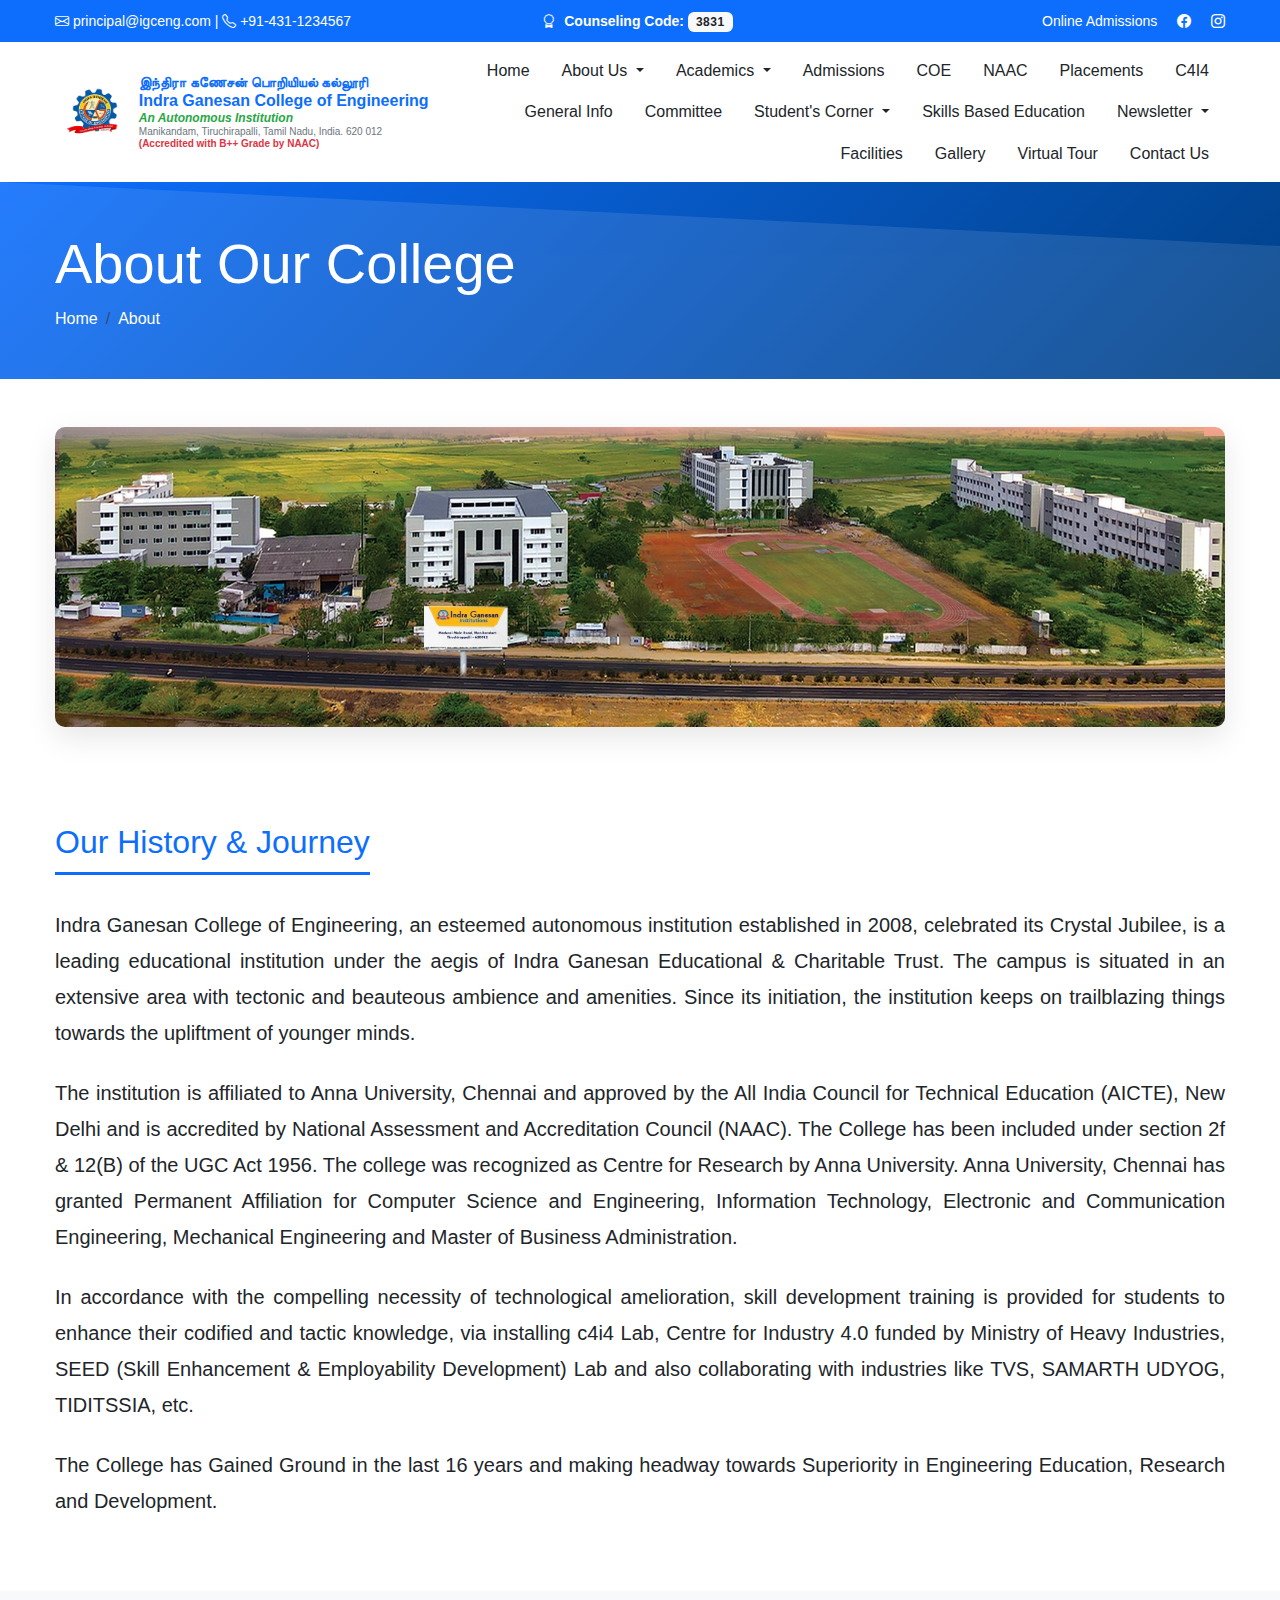
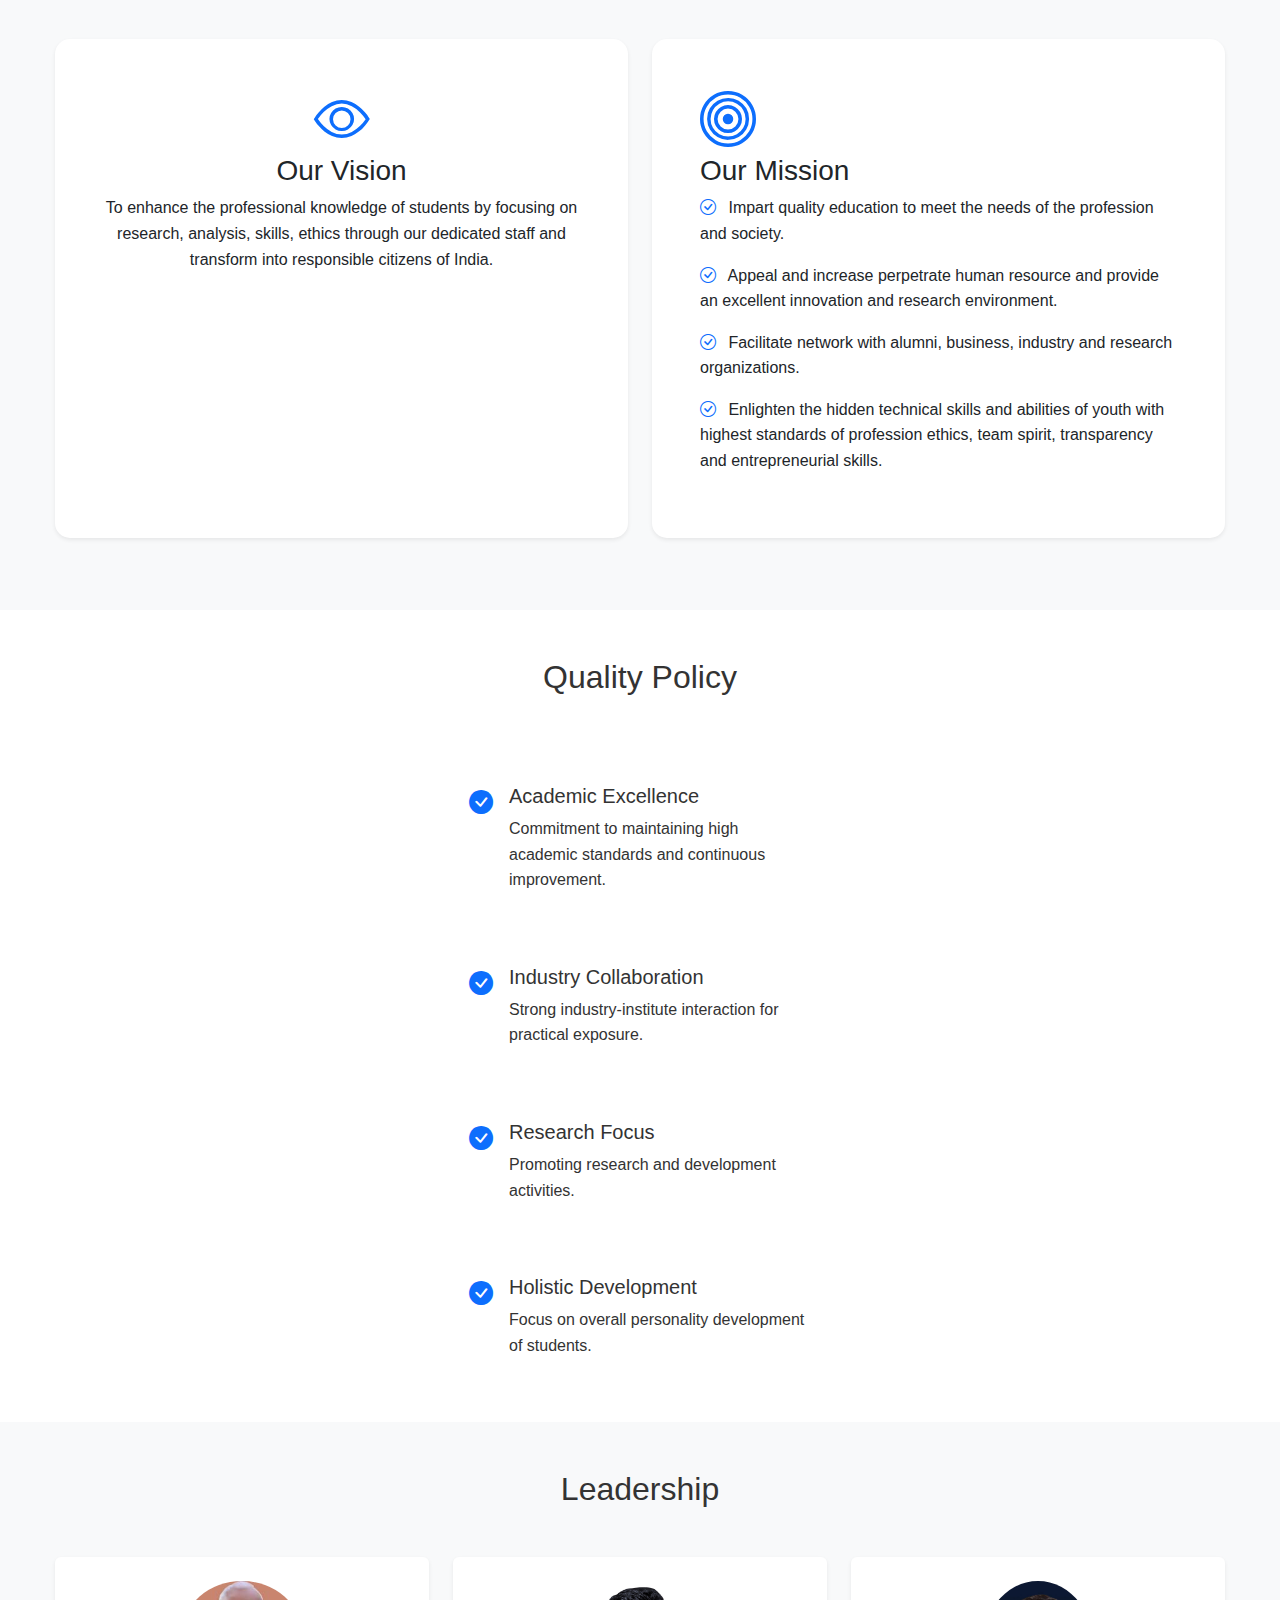
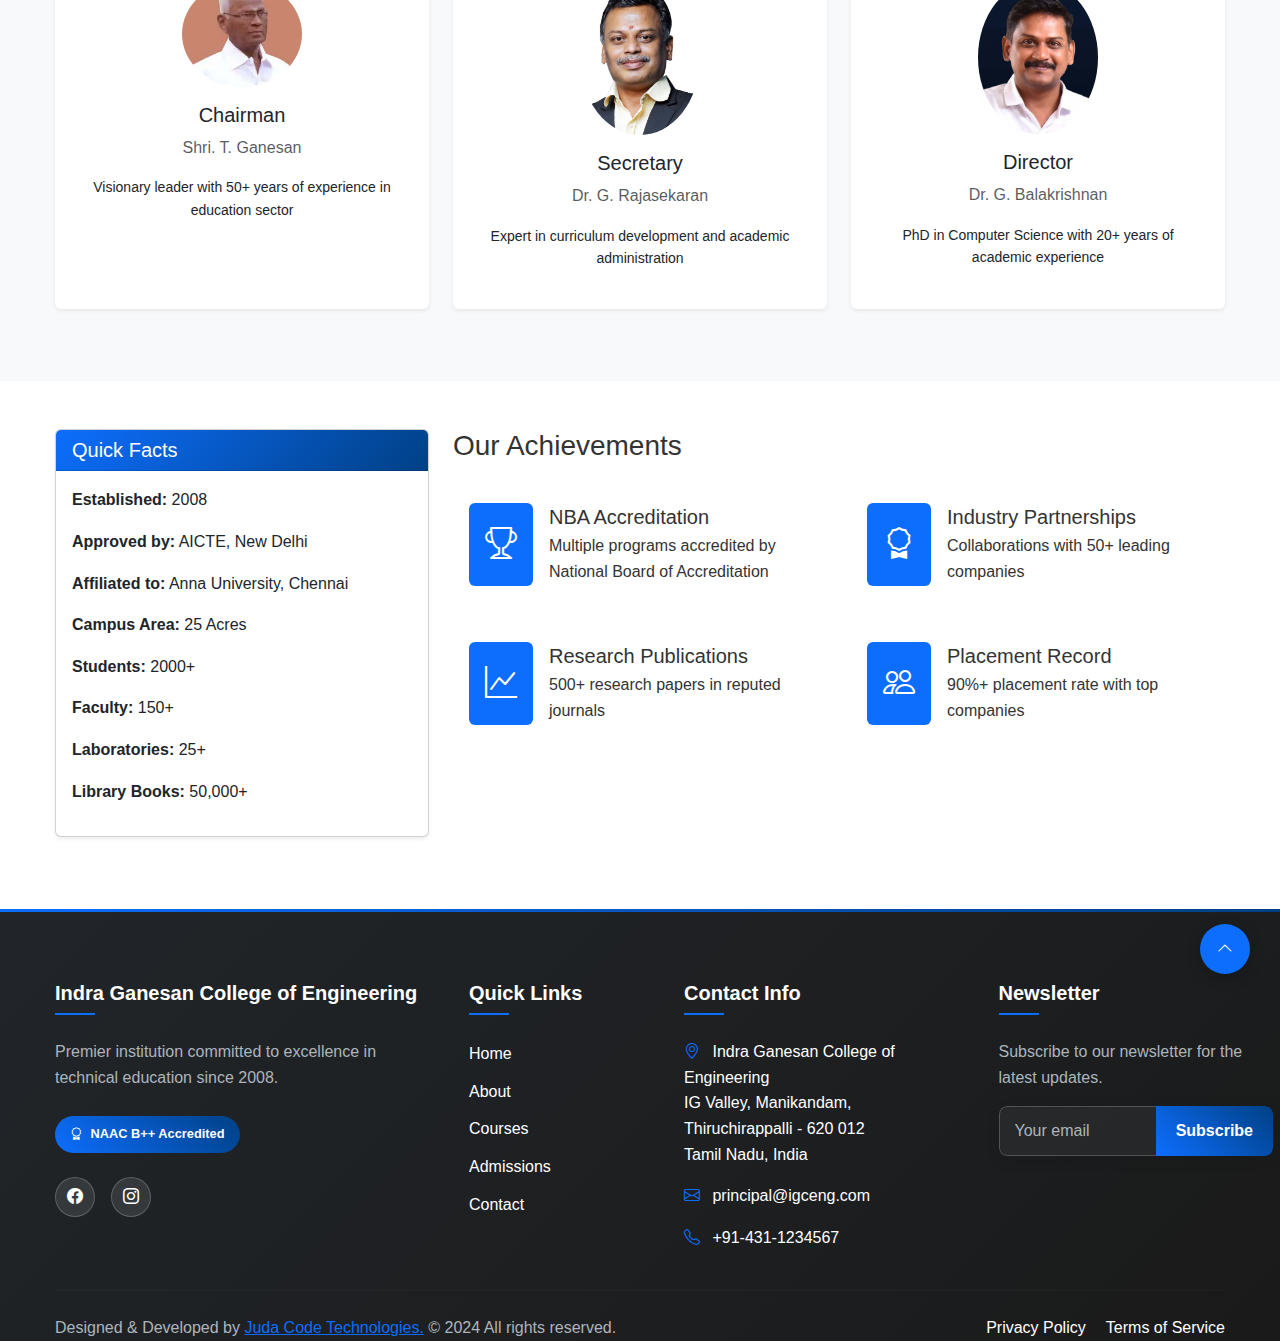
<file: about.html>
<!DOCTYPE html>
<html lang="en">
  <head>
    <meta charset="UTF-8" />
    <meta name="viewport" content="width=device-width, initial-scale=1.0" />
    <title>Indra Ganesan College of Engineering</title>
    <!-- Bootstrap CSS -->
    <link
      href="https://cdn.jsdelivr.net/npm/bootstrap@5.3.8/dist/css/bootstrap.min.css"
      rel="stylesheet"
    />
    <!-- Bootstrap Icons -->
    <link
      rel="stylesheet"
      <link
      href="https://cdn.jsdelivr.net/npm/bootstrap-icons@1.11.3/font/bootstrap-icons.css"
      rel="stylesheet"
    />
    <!-- Custom CSS -->
    <link rel="stylesheet" href="css/style.css" />
  </head>
  <body>
    <!-- Top Bar -->
    <div class="top-bar bg-primary text-white py-2">
      <div class="container">
        <div class="row align-items-center">
          <div class="col-md-4">
            <small
              ><i class="bi bi-envelope"></i> principal@igceng.com |
              <i class="bi bi-telephone"></i> +91-431-1234567</small
            >
          </div>
          <div class="col-md-4 text-center">
            <small class="fw-bold">
              <i class="bi bi-award me-1"></i> Counseling Code:
              <span class="badge bg-light text-dark">3831</span>
            </small>
          </div>
          <div class="col-md-4 text-md-end">
            <small>
              <a
                href="https://admission.indraganesan.org/"
                class="text-white text-decoration-none me-3"
                >Online Admissions</a
              >
              <a
                href="https://www.facebook.com/p/Indra-Ganesan-Institutions-100069961153286/"
                target="_blank"
                class="text-white text-decoration-none me-3"
                ><i class="bi bi-facebook"></i
              ></a>
              <a
                href="https://www.instagram.com/indra_ganesan_institutions/"
                target="_blank"
                class="text-white text-decoration-none"
                ><i class="bi bi-instagram"></i
              ></a>
            </small>
          </div>
        </div>
      </div>
    </div>

    <!-- Navigation Bar -->
    <nav class="navbar navbar-expand-lg navbar-light bg-white shadow-sm">
      <div class="container">
        <!-- Regular navbar brand for larger screens -->
        <a class="navbar-brand d-none d-sm-flex" href="index.html">
          <img
            src="assets/images/logos/igce_logo.jpg"
            alt="Logo"
            class="me-2 navbar-logo"
          />
          <div class="navbar-brand-content">
            <div class="tamil-text">இந்திரா கணேசன் பொறியியல் கல்லூரி</div>
            <div class="english-text">Indra Ganesan College of Engineering</div>
            <div class="autonomous-text">An Autonomous Institution</div>
            <div class="address-text">
              Manikandam, Tiruchirapalli, Tamil Nadu, India. 620 012
            </div>
            <div class="accreditation-text">
              (Accredited with B++ Grade by NAAC)
            </div>
          </div>
        </a>

        <!-- Compact navbar brand for mobile screens -->
        <a
          class="navbar-brand navbar-brand-compact d-flex d-sm-none"
          href="index.html"
        >
          <img
            src="assets/images/logos/igce_logo.jpg"
            alt="Logo"
            class="navbar-logo"
          />
          <div class="navbar-brand-content">
            <div class="english-text">Indra Ganesan College of Engineering</div>
            <div class="autonomous-text">Autonomous Institution</div>
          </div>
        </a>

        <button
          class="navbar-toggler"
          type="button"
          data-bs-toggle="collapse"
          data-bs-target="#navbarNav"
        >
          <span class="navbar-toggler-icon"></span>
        </button>
        <div class="collapse navbar-collapse" id="navbarNav">
          <ul class="navbar-nav ms-auto">
            <li class="nav-item">
              <a class="nav-link active" href="index.html">Home</a>
            </li>
            <li class="nav-item dropdown">
              <a
                class="nav-link dropdown-toggle"
                href="#"
                id="aboutDropdown"
                role="button"
                data-bs-toggle="dropdown"
              >
                About Us
              </a>
              <ul class="dropdown-menu">
                <li>
                  <a class="dropdown-item" href="about.html">About Us</a>
                </li>
                <li>
                  <a class="dropdown-item" href="about.html#vision"
                    >Vision & Mission</a
                  >
                </li>
                <li>
                  <a class="dropdown-item" href="about.html#management"
                    >Management</a
                  >
                </li>
                <li>
                  <a class="dropdown-item" href="about.html#governance"
                    >Governance</a
                  >
                </li>
              </ul>
            </li>
            <li class="nav-item dropdown">
              <a
                class="nav-link dropdown-toggle"
                href="#"
                id="academicsDropdown"
                role="button"
                data-bs-toggle="dropdown"
              >
                Academics
              </a>
              <ul class="dropdown-menu">
                <li>
                  <a class="dropdown-item" href="courses.html">Courses</a>
                </li>
                <li>
                  <a class="dropdown-item" href="departments.html"
                    >Departments</a
                  >
                </li>

                <li>
                  <a
                    class="dropdown-item"
                    href="https://cac.annauniv.edu/"
                    target="_blank"
                    >Syllabi</a
                  >
                </li>
              </ul>
            </li>
            <li class="nav-item">
              <a class="nav-link" href="https://admission.indraganesan.org/"
                >Admissions</a
              >
            </li>
            <li class="nav-item">
              <a class="nav-link" href="placement.html">COE</a>
            </li>
            <li class="nav-item">
              <a class="nav-link" href="placement.html">NAAC</a>
            </li>
            <li class="nav-item">
              <a class="nav-link" href="placement.html">Placements</a>
            </li>
            <li class="nav-item">
              <a class="nav-link" href="placement.html">C4I4</a>
            </li>
            <li class="nav-item">
              <a class="nav-link" href="placement.html">General Info</a>
            </li>
            <li class="nav-item">
              <a class="nav-link" href="placement.html">Committee</a>
            </li>
            <li class="nav-item dropdown">
              <a
                class="nav-link dropdown-toggle"
                href="#"
                id="aboutDropdown"
                role="button"
                data-bs-toggle="dropdown"
              >
                Student's Corner
              </a>
              <ul class="dropdown-menu">
                <li>
                  <a class="dropdown-item" href="about.html">NSS</a>
                </li>
                <li>
                  <a class="dropdown-item" href="about.html#vision">RRC</a>
                </li>
                <li>
                  <a class="dropdown-item" href="about.html#management">YRC</a>
                </li>
              </ul>
            </li>
            <li class="nav-item">
              <a class="nav-link" href="placement.html"
                >Skills Based Education</a
              >
            </li>

            <li class="nav-item dropdown">
              <a
                class="nav-link dropdown-toggle"
                href="#"
                id="newsletterDropdown"
                role="button"
                data-bs-toggle="dropdown"
                aria-expanded="false"
              >
                Newsletter
              </a>

              <ul class="dropdown-menu" aria-labelledby="newsletterDropdown">
                <li class="dropdown-submenu">
                  <a
                    class="dropdown-item dropdown-toggle"
                    href="#"
                    id="yearDropdown"
                    role="button"
                  >
                    2025 - 2026
                  </a>
                  <ul class="dropdown-menu" aria-labelledby="yearDropdown">
                    <li>
                      <a
                        class="dropdown-item"
                        href="assets/newsletter/2025/25-jun.pdf"
                        target="_blank"
                        >June</a
                      >
                    </li>
                    <li>
                      <a
                        class="dropdown-item"
                        href="assets/newsletter/2025/25-apr.pdf"
                        target="_blank"
                        >April</a
                      >
                    </li>
                    <li>
                      <a
                        class="dropdown-item"
                        href="assets/newsletter/2025/25-mar.pdf"
                        target="_blank"
                        >March</a
                      >
                    </li>
                    <li>
                      <a
                        class="dropdown-item"
                        href="assets/newsletter/2025/25-feb.pdf"
                        target="_blank"
                        >Febraury</a
                      >
                    </li>
                    <li>
                      <a
                        class="dropdown-item"
                        href="assets/newsletter/2025/25-jan.pdf"
                        target="_blank"
                        >January</a
                      >
                    </li>
                  </ul>
                </li>
                <li class="dropdown-submenu">
                  <a
                    class="dropdown-item dropdown-toggle"
                    href="#"
                    id="yearDropdown"
                    role="button"
                  >
                    2024 - 2025
                  </a>
                  <ul class="dropdown-menu" aria-labelledby="yearDropdown">
                    <li>
                      <a
                        class="dropdown-item"
                        href="assets/newsletter/2024/24-dec.pdf"
                        target="_blank"
                        >December</a
                      >
                    </li>
                    <li>
                      <a
                        class="dropdown-item"
                        href="assets/newsletter/2024/24-nov.pdf"
                        target="_blank"
                        >November</a
                      >
                    </li>
                    <li>
                      <a
                        class="dropdown-item"
                        href="assets/newsletter/2024/24-oct.pdf"
                        target="_blank"
                        >October</a
                      >
                    </li>
                    <li>
                      <a
                        class="dropdown-item"
                        href="assets/newsletter/2024/24-aug.pdf"
                        target="_blank"
                        >August</a
                      >
                    </li>
                    <li>
                      <a
                        class="dropdown-item"
                        href="assets/newsletter/2024/24-jul.pdf"
                        target="_blank"
                        >July</a
                      >
                    </li>
                    <li>
                      <a
                        class="dropdown-item"
                        href="assets/newsletter/2024/24-jun.pdf"
                        target="_blank"
                        >June</a
                      >
                    </li>
                    <li>
                      <a
                        class="dropdown-item"
                        href="assets/newsletter/2024/24-may.pdf"
                        target="_blank"
                        >May</a
                      >
                    </li>
                    <li>
                      <a
                        class="dropdown-item"
                        href="assets/newsletter/2024/24-apr.pdf"
                        target="_blank"
                        >April</a
                      >
                    </li>
                    <li>
                      <a
                        class="dropdown-item"
                        href="assets/newsletter/2024/24-mar.pdf"
                        target="_blank"
                        >March</a
                      >
                    </li>
                    <li>
                      <a
                        class="dropdown-item"
                        href="assets/newsletter/2024/24-feb.pdf"
                        target="_blank"
                        >Febraury</a
                      >
                    </li>
                    <li>
                      <a
                        class="dropdown-item"
                        href="assets/newsletter/2024/24-jan.pdf"
                        target="_blank"
                        >January</a
                      >
                    </li>
                  </ul>
                </li>
                <li class="dropdown-submenu">
                  <a
                    class="dropdown-item dropdown-toggle"
                    href="#"
                    id="yearDropdown"
                    role="button"
                  >
                    2023 - 2024
                  </a>
                  <ul class="dropdown-menu" aria-labelledby="yearDropdown">
                    <li>
                      <a
                        class="dropdown-item"
                        href="assets/newsletter/2023/23-dec.pdf"
                        target="_blank"
                        >December</a
                      >
                    </li>
                    <li>
                      <a
                        class="dropdown-item"
                        href="assets/newsletter/2023/23-nov.pdf"
                        target="_blank"
                        >November</a
                      >
                    </li>
                    <li>
                      <a
                        class="dropdown-item"
                        href="assets/newsletter/2023/23-oct.pdf"
                        target="_blank"
                        >October</a
                      >
                    </li>
                    <li>
                      <a
                        class="dropdown-item"
                        href="assets/newsletter/2023/23-aug.pdf"
                        target="_blank"
                        >August</a
                      >
                    </li>
                    <li>
                      <a
                        class="dropdown-item"
                        href="assets/newsletter/2023/23-jul.pdf"
                        target="_blank"
                        >July</a
                      >
                    </li>
                    <li>
                      <a
                        class="dropdown-item"
                        href="assets/newsletter/2023/23-jun.pdf"
                        target="_blank"
                        >June</a
                      >
                    </li>
                  </ul>
                </li>
              </ul>
            </li>

            <li class="nav-item">
              <a class="nav-link" href="facilities.html">Facilities</a>
            </li>
            <li class="nav-item">
              <a class="nav-link" href="gallery.html">Gallery</a>
            </li>
            <li class="nav-item">
              <a class="nav-link" href="virtualtour.html">Virtual Tour</a>
            </li>
            <li class="nav-item">
              <a class="nav-link" href="contact.html">Contact Us</a>
            </li>
          </ul>
        </div>
      </div>
    </nav>

    <!-- Page Header -->
    <section class="page-header text-white py-5">
      <div class="container">
        <h1 class="display-4">About Our College</h1>
        <nav aria-label="breadcrumb">
          <ol class="breadcrumb">
            <li class="breadcrumb-item">
              <a href="index.html" class="text-white">Home</a>
            </li>
            <li class="breadcrumb-item active text-white">About</li>
          </ol>
        </nav>
      </div>
    </section>

    <!-- About Content -->
    <section class="py-5">
      <div class="container">
        <!-- Full Width Image -->
        <div class="row mb-5">
          <div class="col-12">
            <img
              src="assets/images/about/campus.jpg"
              alt="College Campus"
              class="full-width-image"
            />
          </div>
        </div>

        <!-- Full Width Content -->
        <div class="row">
          <div class="col-12 content-section">
            <h2>Our History & Journey</h2>
            <p class="lead">
              Indra Ganesan College of Engineering, an esteemed autonomous
              institution established in 2008, celebrated its Crystal Jubilee,
              is a leading educational institution under the aegis of Indra
              Ganesan Educational & Charitable Trust. The campus is situated in
              an extensive area with tectonic and beauteous ambience and
              amenities. Since its initiation, the institution keeps on
              trailblazing things towards the upliftment of younger minds.
            </p>
            <p class="lead">
              The institution is affiliated to Anna University, Chennai and
              approved by the All India Council for Technical Education (AICTE),
              New Delhi and is accredited by National Assessment and
              Accreditation Council (NAAC). The College has been included under
              section 2f & 12(B) of the UGC Act 1956. The college was recognized
              as Centre for Research by Anna University. Anna University,
              Chennai has granted Permanent Affiliation for Computer Science and
              Engineering, Information Technology, Electronic and Communication
              Engineering, Mechanical Engineering and Master of Business
              Administration.
            </p>
            <p class="lead">
              In accordance with the compelling necessity of technological
              amelioration, skill development training is provided for students
              to enhance their codified and tactic knowledge, via installing
              c4i4 Lab, Centre for Industry 4.0 funded by Ministry of Heavy
              Industries, SEED (Skill Enhancement & Employability Development)
              Lab and also collaborating with industries like TVS, SAMARTH
              UDYOG, TIDITSSIA, etc.
            </p>
            <p class="lead">
              The College has Gained Ground in the last 16 years and making
              headway towards Superiority in Engineering Education, Research and
              Development.
            </p>
          </div>
        </div>
      </div>
    </section>

    <!-- Vision & Mission -->
    <section id="vision" class="py-5 bg-light">
      <div class="container">
        <div class="row">
          <div class="col-lg-6 mb-4">
            <div class="card h-100 border-0 shadow-sm">
              <div class="card-body text-center p-5">
                <i class="bi bi-eye display-4 text-primary mb-3"></i>
                <h3 class="card-title">Our Vision</h3>
                <p class="card-text">
                  To enhance the professional knowledge of students by focusing
                  on research, analysis, skills, ethics through our dedicated
                  staff and transform into responsible citizens of India.
                </p>
              </div>
            </div>
          </div>
          <div class="col-lg-6 mb-4">
            <div class="card h-100 border-0 shadow-sm">
              <div class="card-body p-5">
                <i class="bi bi-bullseye display-4 text-primary mb-3"></i>
                <h3 class="card-title">Our Mission</h3>
                <ul class="list-unstyled">
                  <li class="mb-3">
                    <i class="bi bi-check-circle text-primary me-2"></i> Impart
                    quality education to meet the needs of the profession and
                    society.
                  </li>
                  <li class="mb-3">
                    <i class="bi bi-check-circle text-primary me-2"></i> Appeal
                    and increase perpetrate human resource and provide an
                    excellent innovation and research environment.
                  </li>
                  <li class="mb-3">
                    <i class="bi bi-check-circle text-primary me-2"></i>
                    Facilitate network with alumni, business, industry and
                    research organizations.
                  </li>
                  <li class="mb-3">
                    <i class="bi bi-check-circle text-primary me-2"></i>
                    Enlighten the hidden technical skills and abilities of youth
                    with highest standards of profession ethics, team spirit,
                    transparency and entrepreneurial skills.
                  </li>
                </ul>
              </div>
            </div>
          </div>
        </div>
      </div>
    </section>

    <!-- Quality Policy -->
    <section class="py-5">
      <div class="container">
        <div class="row">
          <div class="col-lg-8 mx-auto">
            <h2 class="text-center mb-5">Quality Policy</h2>
            <div class="row g-4">
              <div class="col-md-6">
                <div class="d-flex p-3 rounded hover-lift">
                  <i class="bi bi-check-circle-fill text-primary fs-4 me-3"></i>
                  <div>
                    <h5>Academic Excellence</h5>
                    <p class="mb-0">
                      Commitment to maintaining high academic standards and
                      continuous improvement.
                    </p>
                  </div>
                </div>
              </div>
              <div class="col-md-6">
                <div class="d-flex p-3 rounded hover-lift">
                  <i class="bi bi-check-circle-fill text-primary fs-4 me-3"></i>
                  <div>
                    <h5>Industry Collaboration</h5>
                    <p class="mb-0">
                      Strong industry-institute interaction for practical
                      exposure.
                    </p>
                  </div>
                </div>
              </div>
              <div class="col-md-6">
                <div class="d-flex p-3 rounded hover-lift">
                  <i class="bi bi-check-circle-fill text-primary fs-4 me-3"></i>
                  <div>
                    <h5>Research Focus</h5>
                    <p class="mb-0">
                      Promoting research and development activities.
                    </p>
                  </div>
                </div>
              </div>
              <div class="col-md-6">
                <div class="d-flex p-3 rounded hover-lift">
                  <i class="bi bi-check-circle-fill text-primary fs-4 me-3"></i>
                  <div>
                    <h5>Holistic Development</h5>
                    <p class="mb-0">
                      Focus on overall personality development of students.
                    </p>
                  </div>
                </div>
              </div>
            </div>
          </div>
        </div>
      </div>
    </section>

    <!-- Management -->
    <section id="management" class="py-5 bg-light">
      <div class="container">
        <h2 class="text-center mb-5">Leadership</h2>
        <div class="row justify-content-center">
          <div class="col-md-4 text-center mb-4">
            <div class="card h-100 border-0 shadow-sm hover-lift">
              <div class="card-body p-4">
                <img
                  src="assets/images/directors/chairman.jpg"
                  alt="Chairman"
                  class="rounded-circle mb-3"
                  width="120"
                />
                <h5>Chairman</h5>
                <p class="text-muted">Shri. T. Ganesan</p>
                <p class="small">
                  Visionary leader with 50+ years of experience in education
                  sector
                </p>
              </div>
            </div>
          </div>

          <div class="col-md-4 text-center mb-4">
            <div class="card h-100 border-0 shadow-sm hover-lift">
              <div class="card-body p-4">
                <img
                  src="assets/images/directors/secretary.jpg"
                  alt="Dean"
                  class="rounded-circle mb-3"
                  width="120"
                />
                <h5>Secretary</h5>
                <p class="text-muted">Dr. G. Rajasekaran</p>
                <p class="small">
                  Expert in curriculum development and academic administration
                </p>
              </div>
            </div>
          </div>

          <div class="col-md-4 text-center mb-4">
            <div class="card h-100 border-0 shadow-sm hover-lift">
              <div class="card-body p-4">
                <img
                  src="assets/images/directors/principal.jpg"
                  alt="Principal"
                  class="rounded-circle mb-3"
                  width="120"
                />
                <h5>Director</h5>
                <p class="text-muted">Dr. G. Balakrishnan</p>
                <p class="small">
                  PhD in Computer Science with 20+ years of academic experience
                </p>
              </div>
            </div>
          </div>
        </div>
      </div>
    </section>

    <!-- Quick Facts & Achievements -->
    <section class="py-5">
      <div class="container">
        <div class="row">
          <div class="col-lg-4 mb-4">
            <div class="card h-100 shadow-sm">
              <div class="card-header bg-primary text-white">
                <h5 class="mb-0">Quick Facts</h5>
              </div>
              <div class="card-body">
                <ul class="list-unstyled">
                  <li class="mb-3"><strong>Established:</strong> 2008</li>
                  <li class="mb-3">
                    <strong>Approved by:</strong> AICTE, New Delhi
                  </li>
                  <li class="mb-3">
                    <strong>Affiliated to:</strong> Anna University, Chennai
                  </li>
                  <li class="mb-3"><strong>Campus Area:</strong> 25 Acres</li>
                  <li class="mb-3"><strong>Students:</strong> 2000+</li>
                  <li class="mb-3"><strong>Faculty:</strong> 150+</li>
                  <li class="mb-3"><strong>Laboratories:</strong> 25+</li>
                  <li class="mb-3"><strong>Library Books:</strong> 50,000+</li>
                </ul>
              </div>
            </div>
          </div>
          <div class="col-lg-8">
            <h3 class="mb-4">Our Achievements</h3>
            <div class="row">
              <div class="col-md-6 mb-4">
                <div class="d-flex align-items-center p-3 rounded hover-lift">
                  <div class="bg-primary text-white rounded p-3 me-3">
                    <i class="bi bi-trophy fs-2"></i>
                  </div>
                  <div>
                    <h5 class="mb-1">NBA Accreditation</h5>
                    <p class="mb-0">
                      Multiple programs accredited by National Board of
                      Accreditation
                    </p>
                  </div>
                </div>
              </div>
              <div class="col-md-6 mb-4">
                <div class="d-flex align-items-center p-3 rounded hover-lift">
                  <div class="bg-primary text-white rounded p-3 me-3">
                    <i class="bi bi-award fs-2"></i>
                  </div>
                  <div>
                    <h5 class="mb-1">Industry Partnerships</h5>
                    <p class="mb-0">
                      Collaborations with 50+ leading companies
                    </p>
                  </div>
                </div>
              </div>
              <div class="col-md-6 mb-4">
                <div class="d-flex align-items-center p-3 rounded hover-lift">
                  <div class="bg-primary text-white rounded p-3 me-3">
                    <i class="bi bi-graph-up fs-2"></i>
                  </div>
                  <div>
                    <h5 class="mb-1">Research Publications</h5>
                    <p class="mb-0">500+ research papers in reputed journals</p>
                  </div>
                </div>
              </div>
              <div class="col-md-6 mb-4">
                <div class="d-flex align-items-center p-3 rounded hover-lift">
                  <div class="bg-primary text-white rounded p-3 me-3">
                    <i class="bi bi-people fs-2"></i>
                  </div>
                  <div>
                    <h5 class="mb-1">Placement Record</h5>
                    <p class="mb-0">90%+ placement rate with top companies</p>
                  </div>
                </div>
              </div>
            </div>
          </div>
        </div>
      </div>
    </section>

    <footer class="bg-dark text-white pt-5 position-relative">
      <!-- Back to Top Button -->
      <a href="#" class="footer-back-to-top">
        <i class="bi bi-chevron-up"></i>
      </a>

      <div class="container">
        <div class="row g-4">
          <div class="col-lg-4">
            <h5 class="mb-4">Indra Ganesan College of Engineering</h5>
            <p>
              Premier institution committed to excellence in technical education
              since 2008.
            </p>
            <span class="footer-badge">
              <i class="bi bi-award me-1"></i> NAAC B++ Accredited
            </span>
            <div class="d-flex mt-4">
              <a
                href="https://www.facebook.com/p/Indra-Ganesan-Institutions-100069961153286/"
                class="text-white text-decoration-none me-3"
                ><i class="bi bi-facebook"></i
              ></a>
              <a
                href="https://www.instagram.com/indra_ganesan_institutions/"
                class="text-white text-decoration-none"
                ><i class="bi bi-instagram"></i
              ></a>
            </div>
          </div>
          <div class="col-lg-2">
            <h5 class="mb-4">Quick Links</h5>
            <ul class="list-unstyled">
              <li class="mb-2">
                <a href="index.html" class="text-white text-decoration-none"
                  >Home</a
                >
              </li>
              <li class="mb-2">
                <a href="about.html" class="text-white text-decoration-none"
                  >About</a
                >
              </li>
              <li class="mb-2">
                <a href="courses.html" class="text-white text-decoration-none"
                  >Courses</a
                >
              </li>
              <li class="mb-2">
                <a
                  href="admissions.html"
                  class="text-white text-decoration-none"
                  >Admissions</a
                >
              </li>
              <li class="mb-2">
                <a href="contact.html" class="text-white text-decoration-none"
                  >Contact</a
                >
              </li>
            </ul>
          </div>
          <div class="col-lg-3">
            <h5 class="mb-4">Contact Info</h5>
            <ul class="list-unstyled">
              <li class="mb-3">
                <i class="bi bi-geo-alt me-2"></i> Indra Ganesan College of
                Engineering<br />
                IG Valley, Manikandam,<br />
                Thiruchirappalli - 620 012<br />
                Tamil Nadu, India
              </li>
              <li class="mb-3">
                <i class="bi bi-envelope me-2"></i> principal@igceng.com
              </li>
              <li class="mb-3">
                <i class="bi bi-telephone me-2"></i> +91-431-1234567
              </li>
            </ul>
          </div>
          <div class="col-lg-3">
            <h5 class="mb-4">Newsletter</h5>
            <p>Subscribe to our newsletter for the latest updates.</p>
            <div class="input-group mb-3">
              <input
                type="email"
                class="form-control"
                placeholder="Your email"
              />
              <button class="btn btn-primary" type="button">Subscribe</button>
            </div>
          </div>
        </div>
        <hr class="my-4" />
        <div class="row">
          <div class="col-md-6">
            <p class="mb-0">
              Designed & Developed by
              <a href="www.judahcodetechnologies.com"
                >Juda Code Technologies.</a
              >
              © 2024 All rights reserved.
            </p>
          </div>
          <div class="col-md-6 text-md-end">
            <a href="#" class="text-white text-decoration-none me-3"
              >Privacy Policy</a
            >
            <a href="#" class="text-white text-decoration-none"
              >Terms of Service</a
            >
          </div>
        </div>
      </div>
    </footer>

    <script src="https://cdn.jsdelivr.net/npm/bootstrap@5.3.0-alpha1/dist/js/bootstrap.bundle.min.js"></script>
    <script src="js/script.js"></script>
  </body>
</html>
</file>
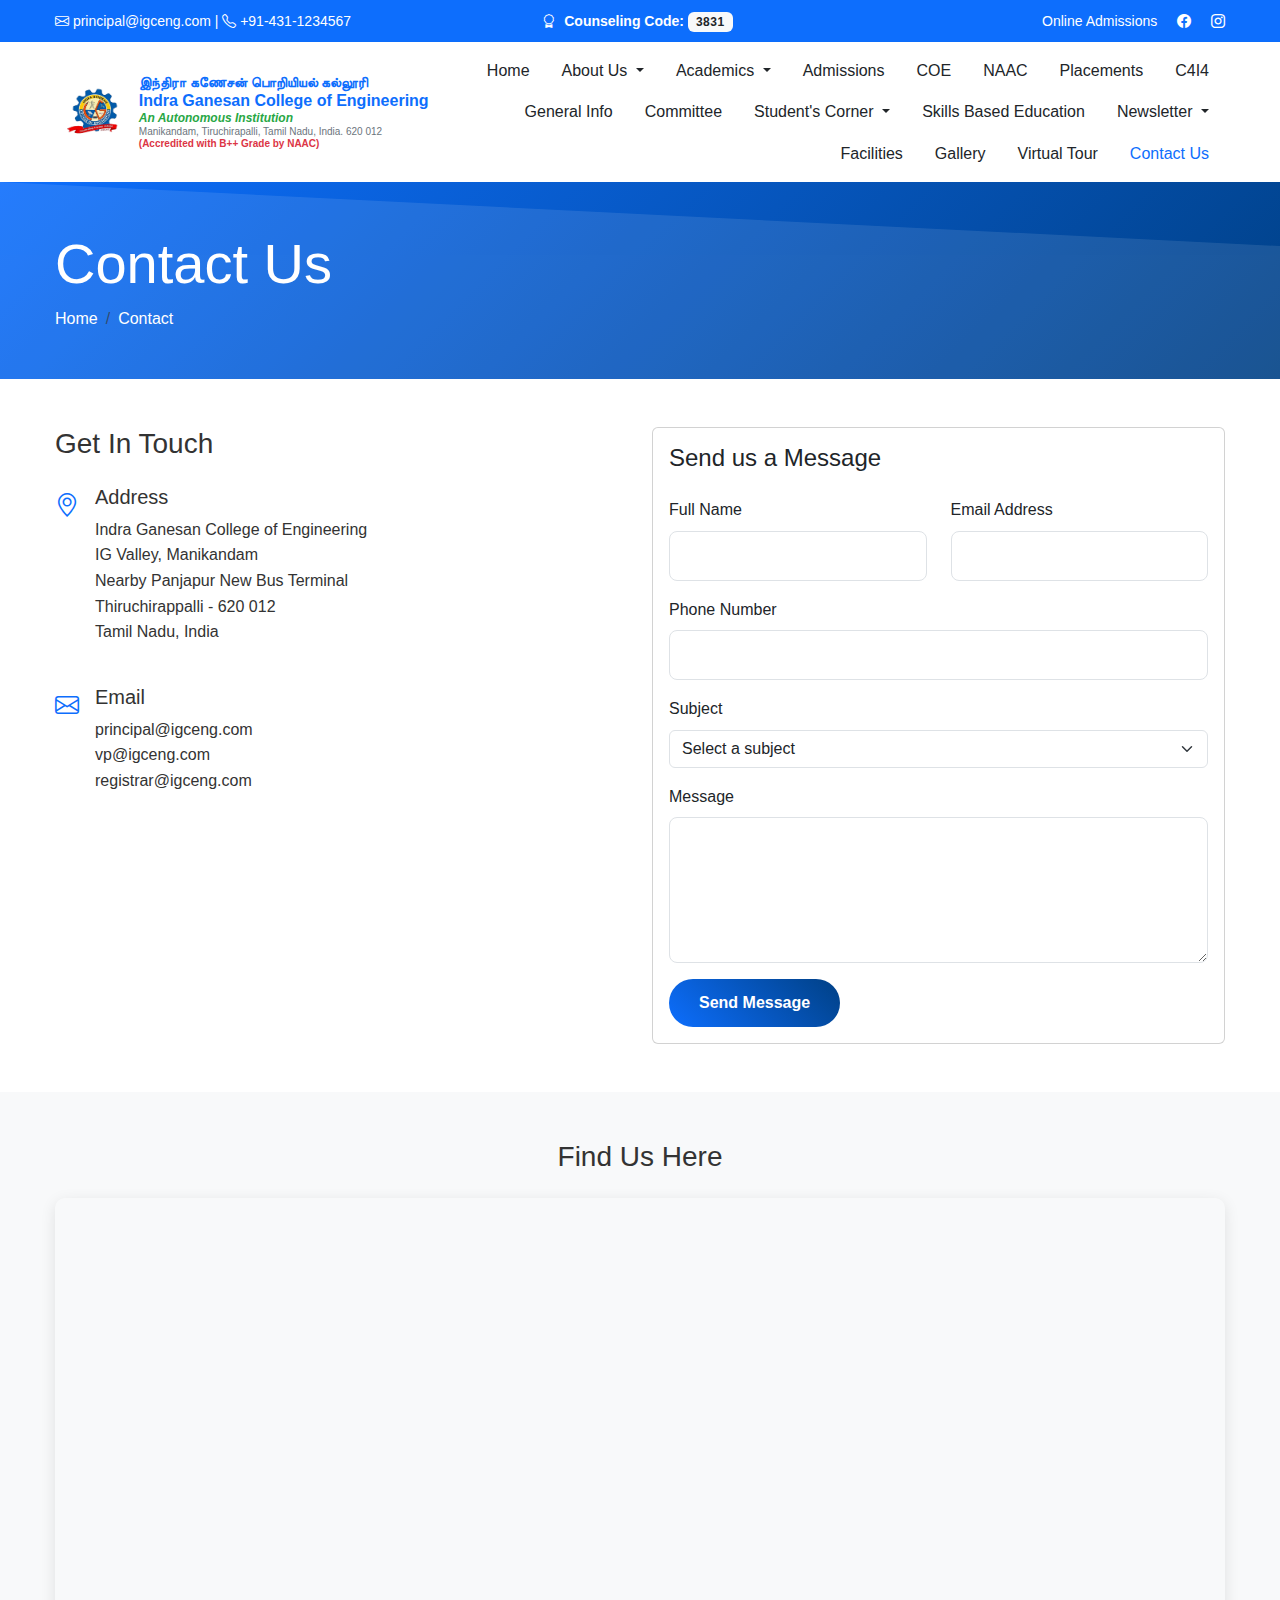
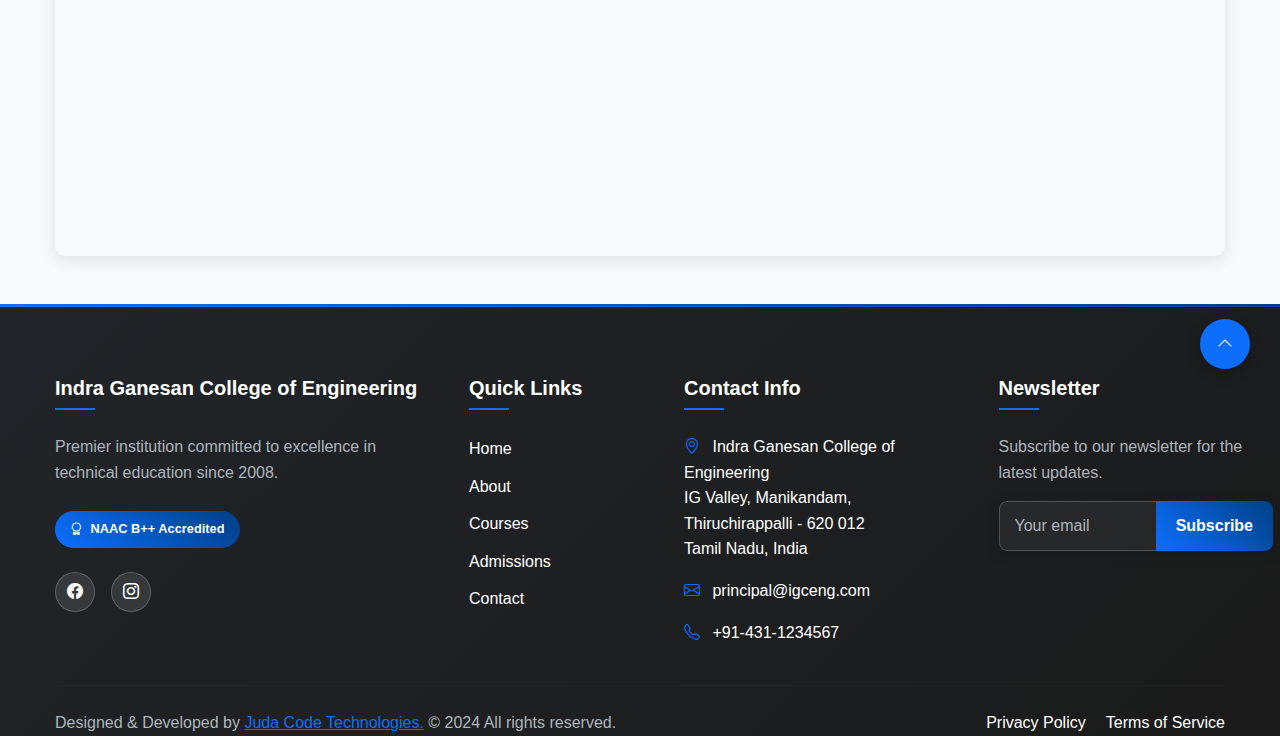
<file: contact.html>
<!DOCTYPE html>
<html lang="en">
  <head>
    <meta charset="UTF-8" />
    <meta name="viewport" content="width=device-width, initial-scale=1.0" />
    <title>Indra Ganesan College of Engineering</title>
    <!-- Bootstrap CSS -->
    <link
      href="https://cdn.jsdelivr.net/npm/bootstrap@5.3.8/dist/css/bootstrap.min.css"
      rel="stylesheet"
    />
    <!-- Bootstrap Icons -->
    <link
      rel="stylesheet"
      <link
      href="https://cdn.jsdelivr.net/npm/bootstrap-icons@1.11.3/font/bootstrap-icons.css"
      rel="stylesheet"
    />
    <!-- Custom CSS -->
    <link rel="stylesheet" href="css/style.css" />
  </head>
  <body>
    <!-- Top Bar -->
    <div class="top-bar bg-primary text-white py-2">
      <div class="container">
        <div class="row align-items-center">
          <div class="col-md-4">
            <small
              ><i class="bi bi-envelope"></i> principal@igceng.com |
              <i class="bi bi-telephone"></i> +91-431-1234567</small
            >
          </div>
          <div class="col-md-4 text-center">
            <small class="fw-bold">
              <i class="bi bi-award me-1"></i> Counseling Code:
              <span class="badge bg-light text-dark">3831</span>
            </small>
          </div>
          <div class="col-md-4 text-md-end">
            <small>
              <a
                href="https://admission.indraganesan.org/"
                class="text-white text-decoration-none me-3"
                >Online Admissions</a
              >
              <a
                href="https://www.facebook.com/p/Indra-Ganesan-Institutions-100069961153286/"
                target="_blank"
                class="text-white text-decoration-none me-3"
                ><i class="bi bi-facebook"></i
              ></a>
              <a
                href="https://www.instagram.com/indra_ganesan_institutions/"
                target="_blank"
                class="text-white text-decoration-none"
                ><i class="bi bi-instagram"></i
              ></a>
            </small>
          </div>
        </div>
      </div>
    </div>

    <!-- Navigation Bar -->
    <nav class="navbar navbar-expand-lg navbar-light bg-white shadow-sm">
      <div class="container">
        <!-- Regular navbar brand for larger screens -->
        <a class="navbar-brand d-none d-sm-flex" href="index.html">
          <img
            src="assets/images/logos/igce_logo.jpg"
            alt="Logo"
            class="me-2 navbar-logo"
          />
          <div class="navbar-brand-content">
            <div class="tamil-text">இந்திரா கணேசன் பொறியியல் கல்லூரி</div>
            <div class="english-text">Indra Ganesan College of Engineering</div>
            <div class="autonomous-text">An Autonomous Institution</div>
            <div class="address-text">
              Manikandam, Tiruchirapalli, Tamil Nadu, India. 620 012
            </div>
            <div class="accreditation-text">
              (Accredited with B++ Grade by NAAC)
            </div>
          </div>
        </a>

        <!-- Compact navbar brand for mobile screens -->
        <a
          class="navbar-brand navbar-brand-compact d-flex d-sm-none"
          href="index.html"
        >
          <img
            src="assets/images/logos/igce_logo.jpg"
            alt="Logo"
            class="navbar-logo"
          />
          <div class="navbar-brand-content">
            <div class="english-text">Indra Ganesan College of Engineering</div>
            <div class="autonomous-text">Autonomous Institution</div>
          </div>
        </a>

        <button
          class="navbar-toggler"
          type="button"
          data-bs-toggle="collapse"
          data-bs-target="#navbarNav"
        >
          <span class="navbar-toggler-icon"></span>
        </button>
        <div class="collapse navbar-collapse" id="navbarNav">
          <ul class="navbar-nav ms-auto">
            <li class="nav-item">
              <a class="nav-link active" href="index.html">Home</a>
            </li>
            <li class="nav-item dropdown">
              <a
                class="nav-link dropdown-toggle"
                href="#"
                id="aboutDropdown"
                role="button"
                data-bs-toggle="dropdown"
              >
                About Us
              </a>
              <ul class="dropdown-menu">
                <li>
                  <a class="dropdown-item" href="about.html">About Us</a>
                </li>
                <li>
                  <a class="dropdown-item" href="about.html#vision"
                    >Vision & Mission</a
                  >
                </li>
                <li>
                  <a class="dropdown-item" href="about.html#management"
                    >Management</a
                  >
                </li>
                <li>
                  <a class="dropdown-item" href="about.html#governance"
                    >Governance</a
                  >
                </li>
              </ul>
            </li>
            <li class="nav-item dropdown">
              <a
                class="nav-link dropdown-toggle"
                href="#"
                id="academicsDropdown"
                role="button"
                data-bs-toggle="dropdown"
              >
                Academics
              </a>
              <ul class="dropdown-menu">
                <li>
                  <a class="dropdown-item" href="courses.html">Courses</a>
                </li>
                <li>
                  <a class="dropdown-item" href="departments.html"
                    >Departments</a
                  >
                </li>

                <li>
                  <a
                    class="dropdown-item"
                    href="https://cac.annauniv.edu/"
                    target="_blank"
                    >Syllabi</a
                  >
                </li>
              </ul>
            </li>
            <li class="nav-item">
              <a class="nav-link" href="https://admission.indraganesan.org/"
                >Admissions</a
              >
            </li>
            <li class="nav-item">
              <a class="nav-link" href="placement.html">COE</a>
            </li>
            <li class="nav-item">
              <a class="nav-link" href="placement.html">NAAC</a>
            </li>
            <li class="nav-item">
              <a class="nav-link" href="placement.html">Placements</a>
            </li>
            <li class="nav-item">
              <a class="nav-link" href="placement.html">C4I4</a>
            </li>
            <li class="nav-item">
              <a class="nav-link" href="placement.html">General Info</a>
            </li>
            <li class="nav-item">
              <a class="nav-link" href="placement.html">Committee</a>
            </li>
            <li class="nav-item dropdown">
              <a
                class="nav-link dropdown-toggle"
                href="#"
                id="aboutDropdown"
                role="button"
                data-bs-toggle="dropdown"
              >
                Student's Corner
              </a>
              <ul class="dropdown-menu">
                <li>
                  <a class="dropdown-item" href="about.html">NSS</a>
                </li>
                <li>
                  <a class="dropdown-item" href="about.html#vision">RRC</a>
                </li>
                <li>
                  <a class="dropdown-item" href="about.html#management">YRC</a>
                </li>
              </ul>
            </li>
            <li class="nav-item">
              <a class="nav-link" href="placement.html"
                >Skills Based Education</a
              >
            </li>

            <li class="nav-item dropdown">
              <a
                class="nav-link dropdown-toggle"
                href="#"
                id="newsletterDropdown"
                role="button"
                data-bs-toggle="dropdown"
                aria-expanded="false"
              >
                Newsletter
              </a>

              <ul class="dropdown-menu" aria-labelledby="newsletterDropdown">
                <li class="dropdown-submenu">
                  <a
                    class="dropdown-item dropdown-toggle"
                    href="#"
                    id="yearDropdown"
                    role="button"
                  >
                    2025 - 2026
                  </a>
                  <ul class="dropdown-menu" aria-labelledby="yearDropdown">
                    <li>
                      <a
                        class="dropdown-item"
                        href="assets/newsletter/2025/25-jun.pdf"
                        target="_blank"
                        >June</a
                      >
                    </li>
                    <li>
                      <a
                        class="dropdown-item"
                        href="assets/newsletter/2025/25-apr.pdf"
                        target="_blank"
                        >April</a
                      >
                    </li>
                    <li>
                      <a
                        class="dropdown-item"
                        href="assets/newsletter/2025/25-mar.pdf"
                        target="_blank"
                        >March</a
                      >
                    </li>
                    <li>
                      <a
                        class="dropdown-item"
                        href="assets/newsletter/2025/25-feb.pdf"
                        target="_blank"
                        >Febraury</a
                      >
                    </li>
                    <li>
                      <a
                        class="dropdown-item"
                        href="assets/newsletter/2025/25-jan.pdf"
                        target="_blank"
                        >January</a
                      >
                    </li>
                  </ul>
                </li>
                <li class="dropdown-submenu">
                  <a
                    class="dropdown-item dropdown-toggle"
                    href="#"
                    id="yearDropdown"
                    role="button"
                  >
                    2024 - 2025
                  </a>
                  <ul class="dropdown-menu" aria-labelledby="yearDropdown">
                    <li>
                      <a
                        class="dropdown-item"
                        href="assets/newsletter/2024/24-dec.pdf"
                        target="_blank"
                        >December</a
                      >
                    </li>
                    <li>
                      <a
                        class="dropdown-item"
                        href="assets/newsletter/2024/24-nov.pdf"
                        target="_blank"
                        >November</a
                      >
                    </li>
                    <li>
                      <a
                        class="dropdown-item"
                        href="assets/newsletter/2024/24-oct.pdf"
                        target="_blank"
                        >October</a
                      >
                    </li>
                    <li>
                      <a
                        class="dropdown-item"
                        href="assets/newsletter/2024/24-aug.pdf"
                        target="_blank"
                        >August</a
                      >
                    </li>
                    <li>
                      <a
                        class="dropdown-item"
                        href="assets/newsletter/2024/24-jul.pdf"
                        target="_blank"
                        >July</a
                      >
                    </li>
                    <li>
                      <a
                        class="dropdown-item"
                        href="assets/newsletter/2024/24-jun.pdf"
                        target="_blank"
                        >June</a
                      >
                    </li>
                    <li>
                      <a
                        class="dropdown-item"
                        href="assets/newsletter/2024/24-may.pdf"
                        target="_blank"
                        >May</a
                      >
                    </li>
                    <li>
                      <a
                        class="dropdown-item"
                        href="assets/newsletter/2024/24-apr.pdf"
                        target="_blank"
                        >April</a
                      >
                    </li>
                    <li>
                      <a
                        class="dropdown-item"
                        href="assets/newsletter/2024/24-mar.pdf"
                        target="_blank"
                        >March</a
                      >
                    </li>
                    <li>
                      <a
                        class="dropdown-item"
                        href="assets/newsletter/2024/24-feb.pdf"
                        target="_blank"
                        >Febraury</a
                      >
                    </li>
                    <li>
                      <a
                        class="dropdown-item"
                        href="assets/newsletter/2024/24-jan.pdf"
                        target="_blank"
                        >January</a
                      >
                    </li>
                  </ul>
                </li>
                <li class="dropdown-submenu">
                  <a
                    class="dropdown-item dropdown-toggle"
                    href="#"
                    id="yearDropdown"
                    role="button"
                  >
                    2023 - 2024
                  </a>
                  <ul class="dropdown-menu" aria-labelledby="yearDropdown">
                    <li>
                      <a
                        class="dropdown-item"
                        href="assets/newsletter/2023/23-dec.pdf"
                        target="_blank"
                        >December</a
                      >
                    </li>
                    <li>
                      <a
                        class="dropdown-item"
                        href="assets/newsletter/2023/23-nov.pdf"
                        target="_blank"
                        >November</a
                      >
                    </li>
                    <li>
                      <a
                        class="dropdown-item"
                        href="assets/newsletter/2023/23-oct.pdf"
                        target="_blank"
                        >October</a
                      >
                    </li>
                    <li>
                      <a
                        class="dropdown-item"
                        href="assets/newsletter/2023/23-aug.pdf"
                        target="_blank"
                        >August</a
                      >
                    </li>
                    <li>
                      <a
                        class="dropdown-item"
                        href="assets/newsletter/2023/23-jul.pdf"
                        target="_blank"
                        >July</a
                      >
                    </li>
                    <li>
                      <a
                        class="dropdown-item"
                        href="assets/newsletter/2023/23-jun.pdf"
                        target="_blank"
                        >June</a
                      >
                    </li>
                  </ul>
                </li>
              </ul>
            </li>

            <li class="nav-item">
              <a class="nav-link" href="facilities.html">Facilities</a>
            </li>
            <li class="nav-item">
              <a class="nav-link" href="gallery.html">Gallery</a>
            </li>
            <li class="nav-item">
              <a class="nav-link" href="virtualtour.html">Virtual Tour</a>
            </li>
            <li class="nav-item">
              <a class="nav-link" href="contact.html">Contact Us</a>
            </li>
          </ul>
        </div>
      </div>
    </nav>

    <!-- Page Header -->
    <section class="page-header bg-primary text-white py-5">
      <div class="container">
        <h1 class="display-4">Contact Us</h1>
        <nav aria-label="breadcrumb">
          <ol class="breadcrumb">
            <li class="breadcrumb-item">
              <a href="index.html" class="text-white">Home</a>
            </li>
            <li class="breadcrumb-item active text-white">Contact</li>
          </ol>
        </nav>
      </div>
    </section>

    <!-- Contact Content -->
    <section class="py-5">
      <div class="container">
        <div class="row">
          <div class="col-lg-6 mb-4">
            <h3 class="mb-4">Get In Touch</h3>
            <div class="contact-info">
              <div class="d-flex mb-4">
                <i class="bi bi-geo-alt fs-4 text-primary me-3"></i>
                <div>
                  <h5>Address</h5>
                  <p>
                    Indra Ganesan College of Engineering<br />
                    IG Valley, Manikandam<br />
                    Nearby Panjapur New Bus Terminal<br />
                    Thiruchirappalli - 620 012<br />
                    Tamil Nadu, India
                  </p>
                </div>
              </div>

              <div class="d-flex mb-4">
                <i class="bi bi-envelope fs-4 text-primary me-3"></i>
                <div>
                  <h5>Email</h5>
                  <p>
                    principal@igceng.com<br />vp@igceng.com<br />registrar@igceng.com
                  </p>
                </div>
              </div>
            </div>
          </div>

          <div class="col-lg-6">
            <div class="card">
              <div class="card-body">
                <h4 class="card-title mb-4">Send us a Message</h4>
                <form id="contactForm">
                  <div class="row">
                    <div class="col-md-6 mb-3">
                      <label for="name" class="form-label">Full Name</label>
                      <input
                        type="text"
                        class="form-control"
                        id="name"
                        required
                      />
                    </div>
                    <div class="col-md-6 mb-3">
                      <label for="email" class="form-label"
                        >Email Address</label
                      >
                      <input
                        type="email"
                        class="form-control"
                        id="email"
                        required
                      />
                    </div>
                  </div>
                  <div class="mb-3">
                    <label for="phone" class="form-label">Phone Number</label>
                    <input type="tel" class="form-control" id="phone" />
                  </div>
                  <div class="mb-3">
                    <label for="subject" class="form-label">Subject</label>
                    <select class="form-select" id="subject" required>
                      <option value="">Select a subject</option>
                      <option value="admission">Admission Inquiry</option>
                      <option value="course">Course Information</option>
                      <option value="facility">Facility Tour</option>
                      <option value="other">Other</option>
                    </select>
                  </div>
                  <div class="mb-3">
                    <label for="message" class="form-label">Message</label>
                    <textarea
                      class="form-control"
                      id="message"
                      rows="5"
                      required
                    ></textarea>
                  </div>
                  <button type="submit" class="btn btn-primary">
                    Send Message
                  </button>
                </form>
              </div>
            </div>
          </div>
        </div>
      </div>
    </section>

    <!-- Map Section -->
    <section class="bg-light py-5">
      <div class="container">
        <h3 class="text-center mb-4">Find Us Here</h3>
        <div class="map-container">
          <div class="ratio ratio-16x9">
            <iframe
              src="https://www.google.com/maps/embed?pb=!1m18!1m12!1m3!1d3057.3393838260918!2d78.63570747369532!3d10.740061559866202!2m3!1f0!2f0!3f0!3m2!1i1024!2i768!4f13.1!3m3!1m2!1s0x3baa603965c4a34d%3A0x1bfed9d64d310bbc!2sIndra%20Ganesan%20College%20of%20Engineering!5e1!3m2!1sen!2sin!4v1761718655614!5m2!1sen!2sin"
              style="border: 0"
              allowfullscreen=""
              loading="lazy"
              referrerpolicy="no-referrer-when-downgrade"
            >
            </iframe>
          </div>
        </div>
      </div>
    </section>

    <footer class="bg-dark text-white pt-5 position-relative">
      <!-- Back to Top Button -->
      <a href="#" class="footer-back-to-top">
        <i class="bi bi-chevron-up"></i>
      </a>

      <div class="container">
        <div class="row g-4">
          <div class="col-lg-4">
            <h5 class="mb-4">Indra Ganesan College of Engineering</h5>
            <p>
              Premier institution committed to excellence in technical education
              since 2008.
            </p>
            <span class="footer-badge">
              <i class="bi bi-award me-1"></i> NAAC B++ Accredited
            </span>
            <div class="d-flex mt-4">
              <a
                href="https://www.facebook.com/p/Indra-Ganesan-Institutions-100069961153286/"
                class="text-white text-decoration-none me-3"
                ><i class="bi bi-facebook"></i
              ></a>
              <a
                href="https://www.instagram.com/indra_ganesan_institutions/"
                class="text-white text-decoration-none"
                ><i class="bi bi-instagram"></i
              ></a>
            </div>
          </div>
          <div class="col-lg-2">
            <h5 class="mb-4">Quick Links</h5>
            <ul class="list-unstyled">
              <li class="mb-2">
                <a href="index.html" class="text-white text-decoration-none"
                  >Home</a
                >
              </li>
              <li class="mb-2">
                <a href="about.html" class="text-white text-decoration-none"
                  >About</a
                >
              </li>
              <li class="mb-2">
                <a href="courses.html" class="text-white text-decoration-none"
                  >Courses</a
                >
              </li>
              <li class="mb-2">
                <a
                  href="admissions.html"
                  class="text-white text-decoration-none"
                  >Admissions</a
                >
              </li>
              <li class="mb-2">
                <a href="contact.html" class="text-white text-decoration-none"
                  >Contact</a
                >
              </li>
            </ul>
          </div>
          <div class="col-lg-3">
            <h5 class="mb-4">Contact Info</h5>
            <ul class="list-unstyled">
              <li class="mb-3">
                <i class="bi bi-geo-alt me-2"></i> Indra Ganesan College of
                Engineering<br />
                IG Valley, Manikandam,<br />
                Thiruchirappalli - 620 012<br />
                Tamil Nadu, India
              </li>
              <li class="mb-3">
                <i class="bi bi-envelope me-2"></i> principal@igceng.com
              </li>
              <li class="mb-3">
                <i class="bi bi-telephone me-2"></i> +91-431-1234567
              </li>
            </ul>
          </div>
          <div class="col-lg-3">
            <h5 class="mb-4">Newsletter</h5>
            <p>Subscribe to our newsletter for the latest updates.</p>
            <div class="input-group mb-3">
              <input
                type="email"
                class="form-control"
                placeholder="Your email"
              />
              <button class="btn btn-primary" type="button">Subscribe</button>
            </div>
          </div>
        </div>
        <hr class="my-4" />
        <div class="row">
          <div class="col-md-6">
            <p class="mb-0">
              Designed & Developed by
              <a href="www.judahcodetechnologies.com"
                >Juda Code Technologies.</a
              >
              © 2024 All rights reserved.
            </p>
          </div>
          <div class="col-md-6 text-md-end">
            <a href="#" class="text-white text-decoration-none me-3"
              >Privacy Policy</a
            >
            <a href="#" class="text-white text-decoration-none"
              >Terms of Service</a
            >
          </div>
        </div>
      </div>
    </footer>

    <script src="https://cdn.jsdelivr.net/npm/bootstrap@5.3.0-alpha1/dist/js/bootstrap.bundle.min.js"></script>
    <script src="js/script.js"></script>
  </body>
</html>
</file>
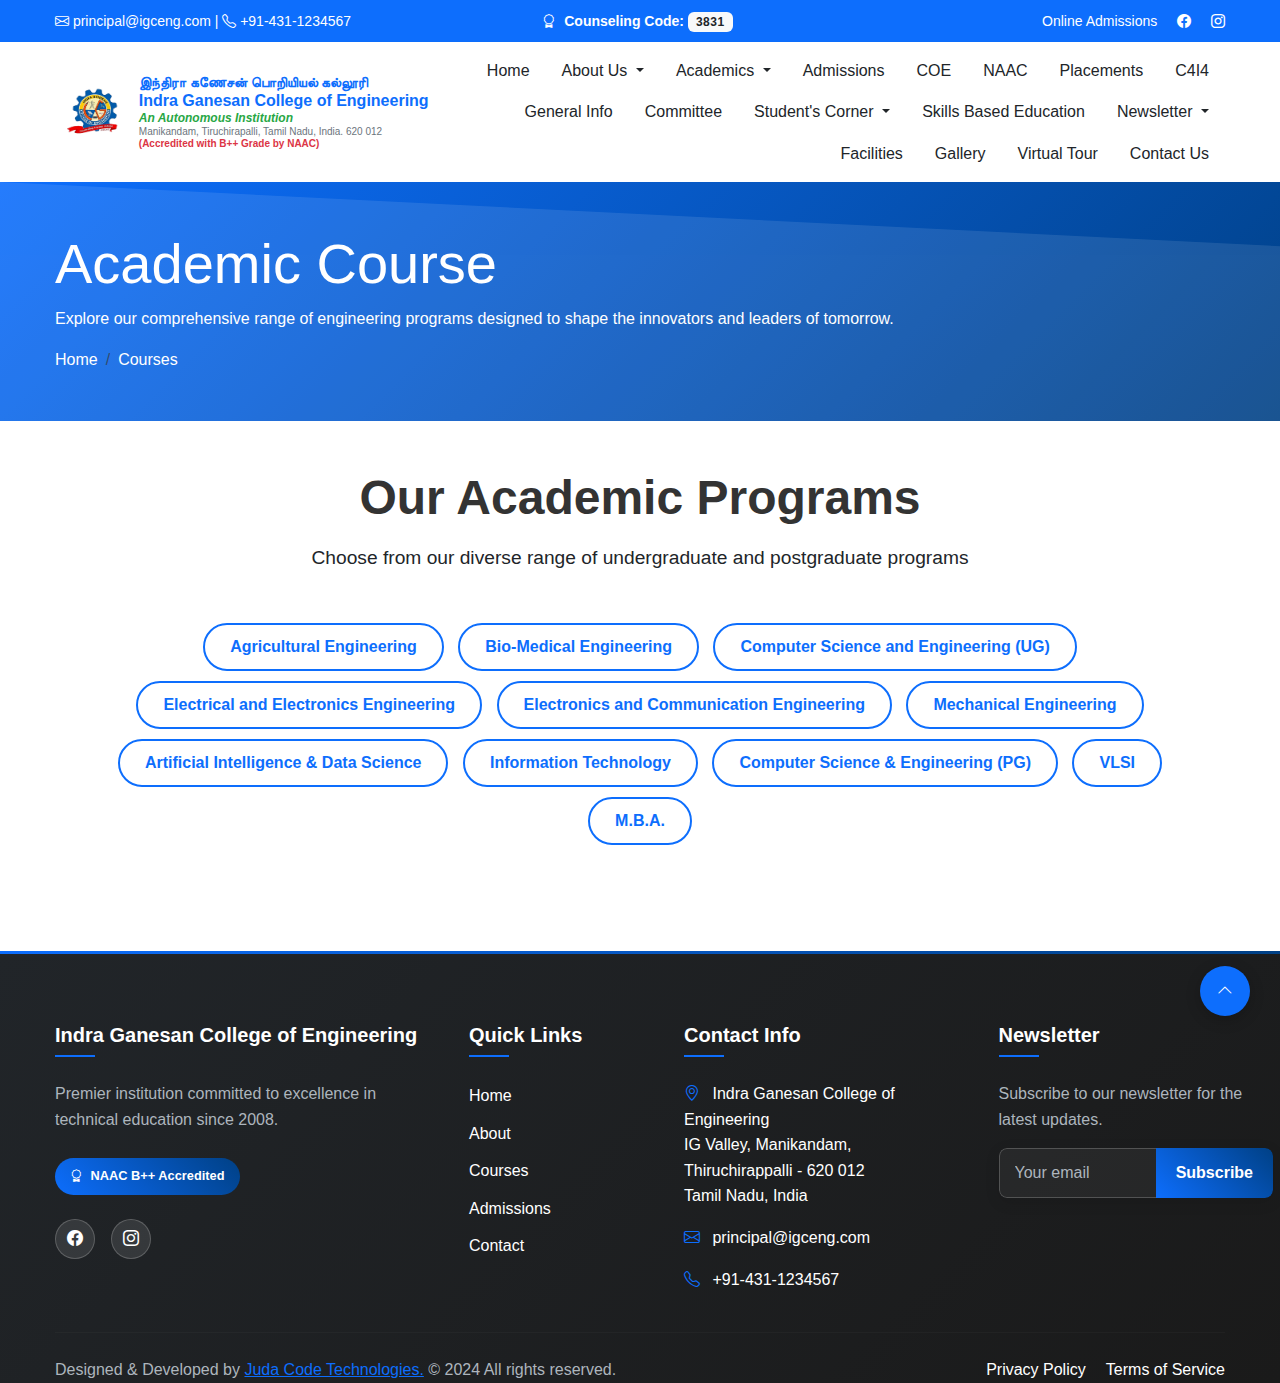
<file: courses.html>
<!DOCTYPE html>
<html lang="en">
  <head>
    <meta charset="UTF-8" />
    <meta name="viewport" content="width=device-width, initial-scale=1.0" />
    <title>Indra Ganesan College of Engineering</title>
    <!-- Bootstrap CSS -->
    <link
      href="https://cdn.jsdelivr.net/npm/bootstrap@5.3.8/dist/css/bootstrap.min.css"
      rel="stylesheet"
    />
    <!-- Bootstrap Icons -->
    <link
      rel="stylesheet"
      <link
      href="https://cdn.jsdelivr.net/npm/bootstrap-icons@1.11.3/font/bootstrap-icons.css"
      rel="stylesheet"
    />
    <!-- Custom CSS -->
    <link rel="stylesheet" href="css/style.css" />
  </head>
  <body>
    <!-- Top Bar -->
    <div class="top-bar bg-primary text-white py-2">
      <div class="container">
        <div class="row align-items-center">
          <div class="col-md-4">
            <small
              ><i class="bi bi-envelope"></i> principal@igceng.com |
              <i class="bi bi-telephone"></i> +91-431-1234567</small
            >
          </div>
          <div class="col-md-4 text-center">
            <small class="fw-bold">
              <i class="bi bi-award me-1"></i> Counseling Code:
              <span class="badge bg-light text-dark">3831</span>
            </small>
          </div>
          <div class="col-md-4 text-md-end">
            <small>
              <a
                href="https://admission.indraganesan.org/"
                class="text-white text-decoration-none me-3"
                >Online Admissions</a
              >
              <a
                href="https://www.facebook.com/p/Indra-Ganesan-Institutions-100069961153286/"
                target="_blank"
                class="text-white text-decoration-none me-3"
                ><i class="bi bi-facebook"></i
              ></a>
              <a
                href="https://www.instagram.com/indra_ganesan_institutions/"
                target="_blank"
                class="text-white text-decoration-none"
                ><i class="bi bi-instagram"></i
              ></a>
            </small>
          </div>
        </div>
      </div>
    </div>

    <!-- Navigation Bar -->
    <nav class="navbar navbar-expand-lg navbar-light bg-white shadow-sm">
      <div class="container">
        <!-- Regular navbar brand for larger screens -->
        <a class="navbar-brand d-none d-sm-flex" href="index.html">
          <img
            src="assets/images/logos/igce_logo.jpg"
            alt="Logo"
            class="me-2 navbar-logo"
          />
          <div class="navbar-brand-content">
            <div class="tamil-text">இந்திரா கணேசன் பொறியியல் கல்லூரி</div>
            <div class="english-text">Indra Ganesan College of Engineering</div>
            <div class="autonomous-text">An Autonomous Institution</div>
            <div class="address-text">
              Manikandam, Tiruchirapalli, Tamil Nadu, India. 620 012
            </div>
            <div class="accreditation-text">
              (Accredited with B++ Grade by NAAC)
            </div>
          </div>
        </a>

        <!-- Compact navbar brand for mobile screens -->
        <a
          class="navbar-brand navbar-brand-compact d-flex d-sm-none"
          href="index.html"
        >
          <img
            src="assets/images/logos/igce_logo.jpg"
            alt="Logo"
            class="navbar-logo"
          />
          <div class="navbar-brand-content">
            <div class="english-text">Indra Ganesan College of Engineering</div>
            <div class="autonomous-text">Autonomous Institution</div>
          </div>
        </a>

        <button
          class="navbar-toggler"
          type="button"
          data-bs-toggle="collapse"
          data-bs-target="#navbarNav"
        >
          <span class="navbar-toggler-icon"></span>
        </button>
        <div class="collapse navbar-collapse" id="navbarNav">
          <ul class="navbar-nav ms-auto">
            <li class="nav-item">
              <a class="nav-link active" href="index.html">Home</a>
            </li>
            <li class="nav-item dropdown">
              <a
                class="nav-link dropdown-toggle"
                href="#"
                id="aboutDropdown"
                role="button"
                data-bs-toggle="dropdown"
              >
                About Us
              </a>
              <ul class="dropdown-menu">
                <li>
                  <a class="dropdown-item" href="about.html">About Us</a>
                </li>
                <li>
                  <a class="dropdown-item" href="about.html#vision"
                    >Vision & Mission</a
                  >
                </li>
                <li>
                  <a class="dropdown-item" href="about.html#management"
                    >Management</a
                  >
                </li>
                <li>
                  <a class="dropdown-item" href="about.html#governance"
                    >Governance</a
                  >
                </li>
              </ul>
            </li>
            <li class="nav-item dropdown">
              <a
                class="nav-link dropdown-toggle"
                href="#"
                id="academicsDropdown"
                role="button"
                data-bs-toggle="dropdown"
              >
                Academics
              </a>
              <ul class="dropdown-menu">
                <li>
                  <a class="dropdown-item" href="courses.html">Courses</a>
                </li>
                <li>
                  <a class="dropdown-item" href="departments.html"
                    >Departments</a
                  >
                </li>

                <li>
                  <a
                    class="dropdown-item"
                    href="https://cac.annauniv.edu/"
                    target="_blank"
                    >Syllabi</a
                  >
                </li>
              </ul>
            </li>
            <li class="nav-item">
              <a class="nav-link" href="https://admission.indraganesan.org/"
                >Admissions</a
              >
            </li>
            <li class="nav-item">
              <a class="nav-link" href="placement.html">COE</a>
            </li>
            <li class="nav-item">
              <a class="nav-link" href="placement.html">NAAC</a>
            </li>
            <li class="nav-item">
              <a class="nav-link" href="placement.html">Placements</a>
            </li>
            <li class="nav-item">
              <a class="nav-link" href="placement.html">C4I4</a>
            </li>
            <li class="nav-item">
              <a class="nav-link" href="placement.html">General Info</a>
            </li>
            <li class="nav-item">
              <a class="nav-link" href="placement.html">Committee</a>
            </li>
            <li class="nav-item dropdown">
              <a
                class="nav-link dropdown-toggle"
                href="#"
                id="aboutDropdown"
                role="button"
                data-bs-toggle="dropdown"
              >
                Student's Corner
              </a>
              <ul class="dropdown-menu">
                <li>
                  <a class="dropdown-item" href="about.html">NSS</a>
                </li>
                <li>
                  <a class="dropdown-item" href="about.html#vision">RRC</a>
                </li>
                <li>
                  <a class="dropdown-item" href="about.html#management">YRC</a>
                </li>
              </ul>
            </li>
            <li class="nav-item">
              <a class="nav-link" href="placement.html"
                >Skills Based Education</a
              >
            </li>

            <li class="nav-item dropdown">
              <a
                class="nav-link dropdown-toggle"
                href="#"
                id="newsletterDropdown"
                role="button"
                data-bs-toggle="dropdown"
                aria-expanded="false"
              >
                Newsletter
              </a>

              <ul class="dropdown-menu" aria-labelledby="newsletterDropdown">
                <li class="dropdown-submenu">
                  <a
                    class="dropdown-item dropdown-toggle"
                    href="#"
                    id="yearDropdown"
                    role="button"
                  >
                    2025 - 2026
                  </a>
                  <ul class="dropdown-menu" aria-labelledby="yearDropdown">
                    <li>
                      <a
                        class="dropdown-item"
                        href="assets/newsletter/2025/25-jun.pdf"
                        target="_blank"
                        >June</a
                      >
                    </li>
                    <li>
                      <a
                        class="dropdown-item"
                        href="assets/newsletter/2025/25-apr.pdf"
                        target="_blank"
                        >April</a
                      >
                    </li>
                    <li>
                      <a
                        class="dropdown-item"
                        href="assets/newsletter/2025/25-mar.pdf"
                        target="_blank"
                        >March</a
                      >
                    </li>
                    <li>
                      <a
                        class="dropdown-item"
                        href="assets/newsletter/2025/25-feb.pdf"
                        target="_blank"
                        >Febraury</a
                      >
                    </li>
                    <li>
                      <a
                        class="dropdown-item"
                        href="assets/newsletter/2025/25-jan.pdf"
                        target="_blank"
                        >January</a
                      >
                    </li>
                  </ul>
                </li>
                <li class="dropdown-submenu">
                  <a
                    class="dropdown-item dropdown-toggle"
                    href="#"
                    id="yearDropdown"
                    role="button"
                  >
                    2024 - 2025
                  </a>
                  <ul class="dropdown-menu" aria-labelledby="yearDropdown">
                    <li>
                      <a
                        class="dropdown-item"
                        href="assets/newsletter/2024/24-dec.pdf"
                        target="_blank"
                        >December</a
                      >
                    </li>
                    <li>
                      <a
                        class="dropdown-item"
                        href="assets/newsletter/2024/24-nov.pdf"
                        target="_blank"
                        >November</a
                      >
                    </li>
                    <li>
                      <a
                        class="dropdown-item"
                        href="assets/newsletter/2024/24-oct.pdf"
                        target="_blank"
                        >October</a
                      >
                    </li>
                    <li>
                      <a
                        class="dropdown-item"
                        href="assets/newsletter/2024/24-aug.pdf"
                        target="_blank"
                        >August</a
                      >
                    </li>
                    <li>
                      <a
                        class="dropdown-item"
                        href="assets/newsletter/2024/24-jul.pdf"
                        target="_blank"
                        >July</a
                      >
                    </li>
                    <li>
                      <a
                        class="dropdown-item"
                        href="assets/newsletter/2024/24-jun.pdf"
                        target="_blank"
                        >June</a
                      >
                    </li>
                    <li>
                      <a
                        class="dropdown-item"
                        href="assets/newsletter/2024/24-may.pdf"
                        target="_blank"
                        >May</a
                      >
                    </li>
                    <li>
                      <a
                        class="dropdown-item"
                        href="assets/newsletter/2024/24-apr.pdf"
                        target="_blank"
                        >April</a
                      >
                    </li>
                    <li>
                      <a
                        class="dropdown-item"
                        href="assets/newsletter/2024/24-mar.pdf"
                        target="_blank"
                        >March</a
                      >
                    </li>
                    <li>
                      <a
                        class="dropdown-item"
                        href="assets/newsletter/2024/24-feb.pdf"
                        target="_blank"
                        >Febraury</a
                      >
                    </li>
                    <li>
                      <a
                        class="dropdown-item"
                        href="assets/newsletter/2024/24-jan.pdf"
                        target="_blank"
                        >January</a
                      >
                    </li>
                  </ul>
                </li>
                <li class="dropdown-submenu">
                  <a
                    class="dropdown-item dropdown-toggle"
                    href="#"
                    id="yearDropdown"
                    role="button"
                  >
                    2023 - 2024
                  </a>
                  <ul class="dropdown-menu" aria-labelledby="yearDropdown">
                    <li>
                      <a
                        class="dropdown-item"
                        href="assets/newsletter/2023/23-dec.pdf"
                        target="_blank"
                        >December</a
                      >
                    </li>
                    <li>
                      <a
                        class="dropdown-item"
                        href="assets/newsletter/2023/23-nov.pdf"
                        target="_blank"
                        >November</a
                      >
                    </li>
                    <li>
                      <a
                        class="dropdown-item"
                        href="assets/newsletter/2023/23-oct.pdf"
                        target="_blank"
                        >October</a
                      >
                    </li>
                    <li>
                      <a
                        class="dropdown-item"
                        href="assets/newsletter/2023/23-aug.pdf"
                        target="_blank"
                        >August</a
                      >
                    </li>
                    <li>
                      <a
                        class="dropdown-item"
                        href="assets/newsletter/2023/23-jul.pdf"
                        target="_blank"
                        >July</a
                      >
                    </li>
                    <li>
                      <a
                        class="dropdown-item"
                        href="assets/newsletter/2023/23-jun.pdf"
                        target="_blank"
                        >June</a
                      >
                    </li>
                  </ul>
                </li>
              </ul>
            </li>

            <li class="nav-item">
              <a class="nav-link" href="facilities.html">Facilities</a>
            </li>
            <li class="nav-item">
              <a class="nav-link" href="gallery.html">Gallery</a>
            </li>
            <li class="nav-item">
              <a class="nav-link" href="virtualtour.html">Virtual Tour</a>
            </li>
            <li class="nav-item">
              <a class="nav-link" href="contact.html">Contact Us</a>
            </li>
          </ul>
        </div>
      </div>
    </nav>

    <!-- Page Header -->
    <section class="page-header bg-primary text-white py-5">
      <div class="container">
        <h1 class="display-4">Academic Course</h1>
        <p class="text-white">
          Explore our comprehensive range of engineering programs designed to
          shape the innovators and leaders of tomorrow.
        </p>
        <nav aria-label="breadcrumb">
          <ol class="breadcrumb">
            <li class="breadcrumb-item">
              <a href="index.html" class="text-white">Home</a>
            </li>
            <li class="breadcrumb-item active text-white">Courses</li>
          </ol>
        </nav>
      </div>
    </section>

    <!-- Program Tabs -->
    <section class="py-5">
      <div class="container">
        <div class="text-center mb-5">
          <h2 class="display-5 fw-bold mb-3">Our Academic Programs</h2>
          <p class="lead">
            Choose from our diverse range of undergraduate and postgraduate
            programs
          </p>
        </div>

        <!-- Filter Buttons -->
        <div class="filter-buttons text-center mb-5">
          <button class="btn btn-outline-primary" data-filter="agr">
            Agricultural Engineering
          </button>
          <button class="btn btn-outline-primary" data-filter="bio">
            Bio-Medical Engineering
          </button>
          <button class="btn btn-outline-primary" data-filter="cseug">
            Computer Science and Engineering (UG)
          </button>
          <button class="btn btn-outline-primary" data-filter="eee">
            Electrical and Electronics Engineering
          </button>
          <button class="btn btn-outline-primary" data-filter="ece">
            Electronics and Communication Engineering
          </button>
          <button class="btn btn-outline-primary" data-filter="mech">
            Mechanical Engineering
          </button>
          <button class="btn btn-outline-primary" data-filter="aids">
            Artificial Intelligence & Data Science
          </button>
          <button class="btn btn-outline-primary" data-filter="it">
            Information Technology
          </button>
          <button class="btn btn-outline-primary" data-filter="csepg">
            Computer Science & Engineering (PG)
          </button>
          <button class="btn btn-outline-primary" data-filter="vlsi">
            VLSI
          </button>
          <button class="btn btn-outline-primary" data-filter="mba">
            M.B.A.
          </button>
        </div>

        <div class="tab-content" id="programTabsContent">
          <!-- Undergraduate Programs -->
          <div class="tab-pane fade show active" id="ug" role="tabpanel">
            <div class="row g-4">
              <!-- Agricultural Engineering -->
              <div class="col-md-6 col-lg-4 course-item" data-category="agr">
                <div class="card course-card h-100">
                  <div class="card-header text-center">
                    <div class="course-icon">
                      <i class="bi bi-flower1"></i>
                    </div>
                    <h4 class="card-title mb-0">Agricultural Engineering</h4>
                    <p class="mb-0">B.E. - 4 Years</p>
                  </div>
                  <div class="card-body">
                    <div class="course-highlight">
                      <p><strong>Intake:</strong> 60 Students</p>
                      <p>
                        <strong>Eligibility:</strong> 10+2 with Physics,
                        Chemistry & Mathematics/Biology
                      </p>
                    </div>
                    <p>
                      Comprehensive program focusing on farm machinery,
                      irrigation systems, soil conservation, and agricultural
                      processing technologies for sustainable farming.
                    </p>

                    <h6>Specializations:</h6>
                    <div class="mb-3">
                      <span class="specialization-badge">Farm Machinery</span>
                      <span class="specialization-badge"
                        >Irrigation Engineering</span
                      >
                      <span class="specialization-badge">Food Processing</span>
                      <span class="specialization-badge"
                        >Soil & Water Conservation</span
                      >
                    </div>

                    <h6>Key Features:</h6>
                    <ul class="course-features">
                      <li>
                        <i class="bi bi-check-circle"></i> Modern agricultural
                        labs
                      </li>
                      <li>
                        <i class="bi bi-check-circle"></i> Field training & farm
                        visits
                      </li>
                      <li>
                        <i class="bi bi-check-circle"></i> Industry
                        collaborations
                      </li>
                      <li>
                        <i class="bi bi-check-circle"></i> Sustainable farming
                        focus
                      </li>
                    </ul>
                  </div>
                </div>
              </div>

              <!-- Bio-Medical Engineering -->
              <div class="col-md-6 col-lg-4 course-item" data-category="bio">
                <div class="card course-card h-100">
                  <div class="card-header text-center">
                    <div class="course-icon">
                      <i class="bi bi-heart-pulse"></i>
                    </div>
                    <h4 class="card-title mb-0">Bio-Medical Engineering</h4>
                    <p class="mb-0">B.E. - 4 Years</p>
                  </div>
                  <div class="card-body">
                    <div class="course-highlight">
                      <p><strong>Intake:</strong> 60 Students</p>
                      <p>
                        <strong>Eligibility:</strong> 10+2 with Physics,
                        Chemistry & Mathematics/Biology
                      </p>
                    </div>
                    <p>
                      Interdisciplinary program combining engineering principles
                      with medical sciences to develop healthcare technologies,
                      medical devices, and diagnostic equipment.
                    </p>

                    <h6>Specializations:</h6>
                    <div class="mb-3">
                      <span class="specialization-badge">Medical Imaging</span>
                      <span class="specialization-badge">Biomechanics</span>
                      <span class="specialization-badge">Biomaterials</span>
                      <span class="specialization-badge"
                        >Clinical Engineering</span
                      >
                    </div>

                    <h6>Key Features:</h6>
                    <ul class="course-features">
                      <li>
                        <i class="bi bi-check-circle"></i> State-of-the-art
                        medical labs
                      </li>
                      <li>
                        <i class="bi bi-check-circle"></i> Hospital
                        collaborations
                      </li>
                      <li>
                        <i class="bi bi-check-circle"></i> Medical device
                        development
                      </li>
                      <li>
                        <i class="bi bi-check-circle"></i> Healthcare industry
                        exposure
                      </li>
                    </ul>
                  </div>
                </div>
              </div>

              <!-- Computer Science Engineering -->
              <div class="col-md-6 col-lg-4 course-item" data-category="cseug">
                <div class="card course-card h-100">
                  <div class="card-header text-center">
                    <div class="course-icon">
                      <i class="bi bi-laptop"></i>
                    </div>
                    <h4 class="card-title mb-0">
                      Computer Science Engineering
                    </h4>
                    <p class="mb-0">B.E. - 4 Years</p>
                  </div>
                  <div class="card-body">
                    <div class="course-highlight">
                      <p><strong>Intake:</strong> 120 Students</p>
                      <p>
                        <strong>Eligibility:</strong> 10+2 with Physics,
                        Chemistry & Mathematics
                      </p>
                    </div>
                    <p>
                      Comprehensive program focusing on AI, Machine Learning,
                      Data Science, and Software Development with
                      industry-oriented curriculum.
                    </p>

                    <h6>Specializations:</h6>
                    <div class="mb-3">
                      <span class="specialization-badge"
                        >Artificial Intelligence</span
                      >
                      <span class="specialization-badge">Data Science</span>
                      <span class="specialization-badge">Cyber Security</span>
                      <span class="specialization-badge"
                        >Internet of Things</span
                      >
                    </div>

                    <h6>Key Features:</h6>
                    <ul class="course-features">
                      <li>
                        <i class="bi bi-check-circle"></i> Industry-aligned
                        curriculum
                      </li>
                      <li>
                        <i class="bi bi-check-circle"></i> State-of-the-art labs
                      </li>
                      <li>
                        <i class="bi bi-check-circle"></i> Industry internships
                      </li>
                      <li>
                        <i class="bi bi-check-circle"></i> Placement assistance
                      </li>
                    </ul>
                  </div>
                </div>
              </div>

              <!-- Electrical & Electronics Engineering -->
              <div class="col-md-6 col-lg-4 course-item" data-category="eee">
                <div class="card course-card h-100">
                  <div class="card-header text-center">
                    <div class="course-icon">
                      <i class="bi bi-lightning-charge"></i>
                    </div>
                    <h4 class="card-title mb-0">
                      Electrical & Electronics Engineering
                    </h4>
                    <p class="mb-0">B.E. - 4 Years</p>
                  </div>
                  <div class="card-body">
                    <div class="course-highlight">
                      <p><strong>Intake:</strong> 60 Students</p>
                      <p>
                        <strong>Eligibility:</strong> 10+2 with Physics,
                        Chemistry & Mathematics
                      </p>
                    </div>
                    <p>
                      Comprehensive program in power systems, control systems,
                      electrical machines, and renewable energy technologies.
                    </p>

                    <h6>Specializations:</h6>
                    <div class="mb-3">
                      <span class="specialization-badge">Power Systems</span>
                      <span class="specialization-badge">Control Systems</span>
                      <span class="specialization-badge">Renewable Energy</span>
                      <span class="specialization-badge"
                        >Power Electronics</span
                      >
                    </div>

                    <h6>Key Features:</h6>
                    <ul class="course-features">
                      <li>
                        <i class="bi bi-check-circle"></i> Advanced electrical
                        labs
                      </li>
                      <li>
                        <i class="bi bi-check-circle"></i> Industry partnerships
                      </li>
                      <li>
                        <i class="bi bi-check-circle"></i> Research
                        opportunities
                      </li>
                      <li>
                        <i class="bi bi-check-circle"></i> Renewable energy
                        focus
                      </li>
                    </ul>
                  </div>
                </div>
              </div>

              <!-- Electronics & Communication Engineering -->
              <div class="col-md-6 col-lg-4 course-item" data-category="ece">
                <div class="card course-card h-100">
                  <div class="card-header text-center">
                    <div class="course-icon">
                      <i class="bi bi-cpu"></i>
                    </div>
                    <h4 class="card-title mb-0">
                      Electronics & Communication Engineering
                    </h4>
                    <p class="mb-0">B.E. - 4 Years</p>
                  </div>
                  <div class="card-body">
                    <div class="course-highlight">
                      <p><strong>Intake:</strong> 120 Students</p>
                      <p>
                        <strong>Eligibility:</strong> 10+2 with Physics,
                        Chemistry & Mathematics
                      </p>
                    </div>
                    <p>
                      Advanced program in VLSI Design, Embedded Systems,
                      Communication Networks, and IoT with hands-on training.
                    </p>

                    <h6>Specializations:</h6>
                    <div class="mb-3">
                      <span class="specialization-badge">VLSI Design</span>
                      <span class="specialization-badge">Embedded Systems</span>
                      <span class="specialization-badge">IoT</span>
                      <span class="specialization-badge"
                        >Communication Systems</span
                      >
                    </div>

                    <h6>Key Features:</h6>
                    <ul class="course-features">
                      <li>
                        <i class="bi bi-check-circle"></i> Advanced electronics
                        labs
                      </li>
                      <li>
                        <i class="bi bi-check-circle"></i> Industry partnerships
                      </li>
                      <li>
                        <i class="bi bi-check-circle"></i> Research
                        opportunities
                      </li>
                      <li>
                        <i class="bi bi-check-circle"></i> Skill development
                        programs
                      </li>
                    </ul>
                  </div>
                </div>
              </div>

              <!-- Mechanical Engineering -->
              <div class="col-md-6 col-lg-4 course-item" data-category="mech">
                <div class="card course-card h-100">
                  <div class="card-header text-center">
                    <div class="course-icon">
                      <i class="bi bi-gear"></i>
                    </div>
                    <h4 class="card-title mb-0">Mechanical Engineering</h4>
                    <p class="mb-0">B.E. - 4 Years</p>
                  </div>
                  <div class="card-body">
                    <div class="course-highlight">
                      <p><strong>Intake:</strong> 120 Students</p>
                      <p>
                        <strong>Eligibility:</strong> 10+2 with Physics,
                        Chemistry & Mathematics
                      </p>
                    </div>
                    <p>
                      Comprehensive program in CAD/CAM, Robotics, Thermal
                      Engineering, Manufacturing with modern workshops and
                      industry exposure.
                    </p>

                    <h6>Specializations:</h6>
                    <div class="mb-3">
                      <span class="specialization-badge">CAD/CAM</span>
                      <span class="specialization-badge">Robotics</span>
                      <span class="specialization-badge">Automation</span>
                      <span class="specialization-badge"
                        >Thermal Engineering</span
                      >
                    </div>

                    <h6>Key Features:</h6>
                    <ul class="course-features">
                      <li>
                        <i class="bi bi-check-circle"></i> Modern workshops
                      </li>
                      <li>
                        <i class="bi bi-check-circle"></i> Industry
                        collaborations
                      </li>
                      <li>
                        <i class="bi bi-check-circle"></i> Project-based
                        learning
                      </li>
                      <li>
                        <i class="bi bi-check-circle"></i> Internship
                        opportunities
                      </li>
                    </ul>
                  </div>
                </div>
              </div>

              <!-- Artificial Intelligence and Data Science -->
              <div class="col-md-6 col-lg-4 course-item" data-category="aids">
                <div class="card course-card h-100">
                  <div class="card-header text-center">
                    <div class="course-icon">
                      <i class="bi bi-robot"></i>
                    </div>
                    <h4 class="card-title mb-0">
                      Artificial Intelligence & Data Science
                    </h4>
                    <p class="mb-0">B.E. - 4 Years</p>
                  </div>
                  <div class="card-body">
                    <div class="course-highlight">
                      <p><strong>Intake:</strong> 60 Students</p>
                      <p>
                        <strong>Eligibility:</strong> 10+2 with Physics,
                        Chemistry & Mathematics
                      </p>
                    </div>
                    <p>
                      Cutting-edge program focusing on machine learning, deep
                      learning, big data analytics, and AI technologies to solve
                      complex real-world problems.
                    </p>

                    <h6>Specializations:</h6>
                    <div class="mb-3">
                      <span class="specialization-badge">Machine Learning</span>
                      <span class="specialization-badge">Deep Learning</span>
                      <span class="specialization-badge"
                        >Big Data Analytics</span
                      >
                      <span class="specialization-badge"
                        >Natural Language Processing</span
                      >
                    </div>

                    <h6>Key Features:</h6>
                    <ul class="course-features">
                      <li>
                        <i class="bi bi-check-circle"></i> AI research labs
                      </li>
                      <li>
                        <i class="bi bi-check-circle"></i> Industry projects
                      </li>
                      <li>
                        <i class="bi bi-check-circle"></i> Data science toolkit
                        training
                      </li>
                      <li>
                        <i class="bi bi-check-circle"></i> High-demand skill
                        development
                      </li>
                    </ul>
                  </div>
                </div>
              </div>

              <!-- Information Technology -->
              <div class="col-md-6 col-lg-4 course-item" data-category="it">
                <div class="card course-card h-100">
                  <div class="card-header text-center">
                    <div class="course-icon">
                      <i class="bi bi-code-square"></i>
                    </div>
                    <h4 class="card-title mb-0">Information Technology</h4>
                    <p class="mb-0">B.E. - 4 Years</p>
                  </div>
                  <div class="card-body">
                    <div class="course-highlight">
                      <p><strong>Intake:</strong> 60 Students</p>
                      <p>
                        <strong>Eligibility:</strong> 10+2 with Physics,
                        Chemistry & Mathematics
                      </p>
                    </div>
                    <p>
                      Focus on software development, database management,
                      networking, and IT infrastructure with practical industry
                      exposure.
                    </p>

                    <h6>Specializations:</h6>
                    <div class="mb-3">
                      <span class="specialization-badge"
                        >Software Engineering</span
                      >
                      <span class="specialization-badge">Database Systems</span>
                      <span class="specialization-badge">Network Security</span>
                      <span class="specialization-badge">Web Technologies</span>
                    </div>

                    <h6>Key Features:</h6>
                    <ul class="course-features">
                      <li>
                        <i class="bi bi-check-circle"></i> Software development
                        focus
                      </li>
                      <li>
                        <i class="bi bi-check-circle"></i> Industry
                        certifications
                      </li>
                      <li>
                        <i class="bi bi-check-circle"></i> Project-based
                        learning
                      </li>
                      <li>
                        <i class="bi bi-check-circle"></i> Internship
                        opportunities
                      </li>
                    </ul>
                  </div>
                </div>
              </div>

              <!-- M.E. Computer Science and Engineering -->
              <div class="col-md-6 col-lg-4 course-item" data-category="csepg">
                <div class="card course-card h-100">
                  <div class="card-header text-center">
                    <div class="course-icon">
                      <i class="bi bi-code-slash"></i>
                    </div>
                    <h4 class="card-title mb-0">
                      M.E. Computer Science & Engineering
                    </h4>
                    <p class="mb-0">M.E. - 2 Years</p>
                  </div>
                  <div class="card-body">
                    <div class="course-highlight">
                      <p><strong>Intake:</strong> 18 Students</p>
                      <p>
                        <strong>Eligibility:</strong> B.E./B.Tech in
                        CSE/IT/ECE/EEE or equivalent
                      </p>
                    </div>
                    <p>
                      Advanced postgraduate program focusing on cutting-edge
                      research in artificial intelligence, machine learning,
                      data science, and advanced computing technologies for
                      solving complex real-world challenges.
                    </p>

                    <h6>Specializations:</h6>
                    <div class="mb-3">
                      <span class="specialization-badge"
                        >Artificial Intelligence</span
                      >
                      <span class="specialization-badge">Machine Learning</span>
                      <span class="specialization-badge">Data Science</span>
                      <span class="specialization-badge">Cyber Security</span>
                    </div>

                    <h6>Key Features:</h6>
                    <ul class="course-features">
                      <li>
                        <i class="bi bi-check-circle"></i> Advanced research
                        laboratories
                      </li>
                      <li>
                        <i class="bi bi-check-circle"></i> Industry-academia
                        collaborations
                      </li>
                      <li>
                        <i class="bi bi-check-circle"></i> Publication
                        opportunities
                      </li>
                      <li>
                        <i class="bi bi-check-circle"></i> Expert faculty
                        mentorship
                      </li>
                    </ul>
                  </div>
                </div>
              </div>

              <!-- M.E. VLSI Design -->
              <div class="col-md-6 col-lg-4 course-item" data-category="vlsi">
                <div class="card course-card h-100">
                  <div class="card-header text-center">
                    <div class="course-icon">
                      <i class="bi bi-motherboard"></i>
                    </div>
                    <h4 class="card-title mb-0">M.E. VLSI Design</h4>
                    <p class="mb-0">M.E. - 2 Years</p>
                  </div>
                  <div class="card-body">
                    <div class="course-highlight">
                      <p><strong>Intake:</strong> 18 Students</p>
                      <p>
                        <strong>Eligibility:</strong> B.E./B.Tech in ECE/EEE/E&I
                        or equivalent
                      </p>
                    </div>
                    <p>
                      Specialized postgraduate program in Very Large Scale
                      Integration design, semiconductor technology, and
                      microelectronics with industry-standard EDA tools and
                      advanced research methodologies.
                    </p>

                    <h6>Specializations:</h6>
                    <div class="mb-3">
                      <span class="specialization-badge">VLSI Design</span>
                      <span class="specialization-badge"
                        >Semiconductor Technology</span
                      >
                      <span class="specialization-badge">Embedded Systems</span>
                      <span class="specialization-badge"
                        >Analog & Digital IC Design</span
                      >
                    </div>

                    <h6>Key Features:</h6>
                    <ul class="course-features">
                      <li>
                        <i class="bi bi-check-circle"></i> Industry-standard EDA
                        tools
                      </li>
                      <li>
                        <i class="bi bi-check-circle"></i> Research
                        collaborations
                      </li>
                      <li>
                        <i class="bi bi-check-circle"></i> Internship
                        opportunities
                      </li>
                      <li>
                        <i class="bi bi-check-circle"></i> Expert faculty
                        guidance
                      </li>
                    </ul>
                  </div>
                </div>
              </div>

              <!-- Master of Business Administration -->
              <div class="col-md-6 col-lg-4 course-item" data-category="mba">
                <div class="card course-card h-100">
                  <div class="card-header text-center">
                    <div class="course-icon">
                      <i class="bi bi-graph-up"></i>
                    </div>
                    <h4 class="card-title mb-0">
                      Master of Business Administration
                    </h4>
                    <p class="mb-0">MBA - 2 Years</p>
                  </div>
                  <div class="card-body">
                    <div class="course-highlight">
                      <p><strong>Intake:</strong> 60 Students</p>
                      <p>
                        <strong>Eligibility:</strong> Bachelor's degree in any
                        discipline with minimum 50% marks
                      </p>
                    </div>
                    <p>
                      Comprehensive management program developing leadership
                      skills, strategic thinking, and business acumen for
                      corporate success across various industries with
                      industry-oriented curriculum and practical exposure.
                    </p>

                    <h6>Specializations:</h6>
                    <div class="mb-3">
                      <span class="specialization-badge"
                        >Marketing Management</span
                      >
                      <span class="specialization-badge"
                        >Financial Management</span
                      >
                      <span class="specialization-badge"
                        >Human Resource Management</span
                      >
                      <span class="specialization-badge"
                        >Operations Management</span
                      >
                    </div>

                    <h6>Key Features:</h6>
                    <ul class="course-features">
                      <li>
                        <i class="bi bi-check-circle"></i> Industry-oriented
                        curriculum
                      </li>
                      <li>
                        <i class="bi bi-check-circle"></i> Case study
                        methodology
                      </li>
                      <li>
                        <i class="bi bi-check-circle"></i> Corporate internships
                      </li>
                      <li>
                        <i class="bi bi-check-circle"></i> Leadership
                        development programs
                      </li>
                    </ul>
                  </div>
                </div>
              </div>
            </div>
          </div>
        </div>
      </div>
    </section>

    <footer class="bg-dark text-white pt-5 position-relative">
      <!-- Back to Top Button -->
      <a href="#" class="footer-back-to-top">
        <i class="bi bi-chevron-up"></i>
      </a>

      <div class="container">
        <div class="row g-4">
          <div class="col-lg-4">
            <h5 class="mb-4">Indra Ganesan College of Engineering</h5>
            <p>
              Premier institution committed to excellence in technical education
              since 2008.
            </p>
            <span class="footer-badge">
              <i class="bi bi-award me-1"></i> NAAC B++ Accredited
            </span>
            <div class="d-flex mt-4">
              <a
                href="https://www.facebook.com/p/Indra-Ganesan-Institutions-100069961153286/"
                class="text-white text-decoration-none me-3"
                ><i class="bi bi-facebook"></i
              ></a>
              <a
                href="https://www.instagram.com/indra_ganesan_institutions/"
                class="text-white text-decoration-none"
                ><i class="bi bi-instagram"></i
              ></a>
            </div>
          </div>
          <div class="col-lg-2">
            <h5 class="mb-4">Quick Links</h5>
            <ul class="list-unstyled">
              <li class="mb-2">
                <a href="index.html" class="text-white text-decoration-none"
                  >Home</a
                >
              </li>
              <li class="mb-2">
                <a href="about.html" class="text-white text-decoration-none"
                  >About</a
                >
              </li>
              <li class="mb-2">
                <a href="courses.html" class="text-white text-decoration-none"
                  >Courses</a
                >
              </li>
              <li class="mb-2">
                <a
                  href="admissions.html"
                  class="text-white text-decoration-none"
                  >Admissions</a
                >
              </li>
              <li class="mb-2">
                <a href="contact.html" class="text-white text-decoration-none"
                  >Contact</a
                >
              </li>
            </ul>
          </div>
          <div class="col-lg-3">
            <h5 class="mb-4">Contact Info</h5>
            <ul class="list-unstyled">
              <li class="mb-3">
                <i class="bi bi-geo-alt me-2"></i> Indra Ganesan College of
                Engineering<br />
                IG Valley, Manikandam,<br />
                Thiruchirappalli - 620 012<br />
                Tamil Nadu, India
              </li>
              <li class="mb-3">
                <i class="bi bi-envelope me-2"></i> principal@igceng.com
              </li>
              <li class="mb-3">
                <i class="bi bi-telephone me-2"></i> +91-431-1234567
              </li>
            </ul>
          </div>
          <div class="col-lg-3">
            <h5 class="mb-4">Newsletter</h5>
            <p>Subscribe to our newsletter for the latest updates.</p>
            <div class="input-group mb-3">
              <input
                type="email"
                class="form-control"
                placeholder="Your email"
              />
              <button class="btn btn-primary" type="button">Subscribe</button>
            </div>
          </div>
        </div>
        <hr class="my-4" />
        <div class="row">
          <div class="col-md-6">
            <p class="mb-0">
              Designed & Developed by
              <a href="www.judahcodetechnologies.com"
                >Juda Code Technologies.</a
              >
              © 2024 All rights reserved.
            </p>
          </div>
          <div class="col-md-6 text-md-end">
            <a href="#" class="text-white text-decoration-none me-3"
              >Privacy Policy</a
            >
            <a href="#" class="text-white text-decoration-none"
              >Terms of Service</a
            >
          </div>
        </div>
      </div>
    </footer>

    <script src="https://cdn.jsdelivr.net/npm/bootstrap@5.3.0-alpha1/dist/js/bootstrap.bundle.min.js"></script>
    <script src="js/script.js"></script>
  </body>
</html>
</file>
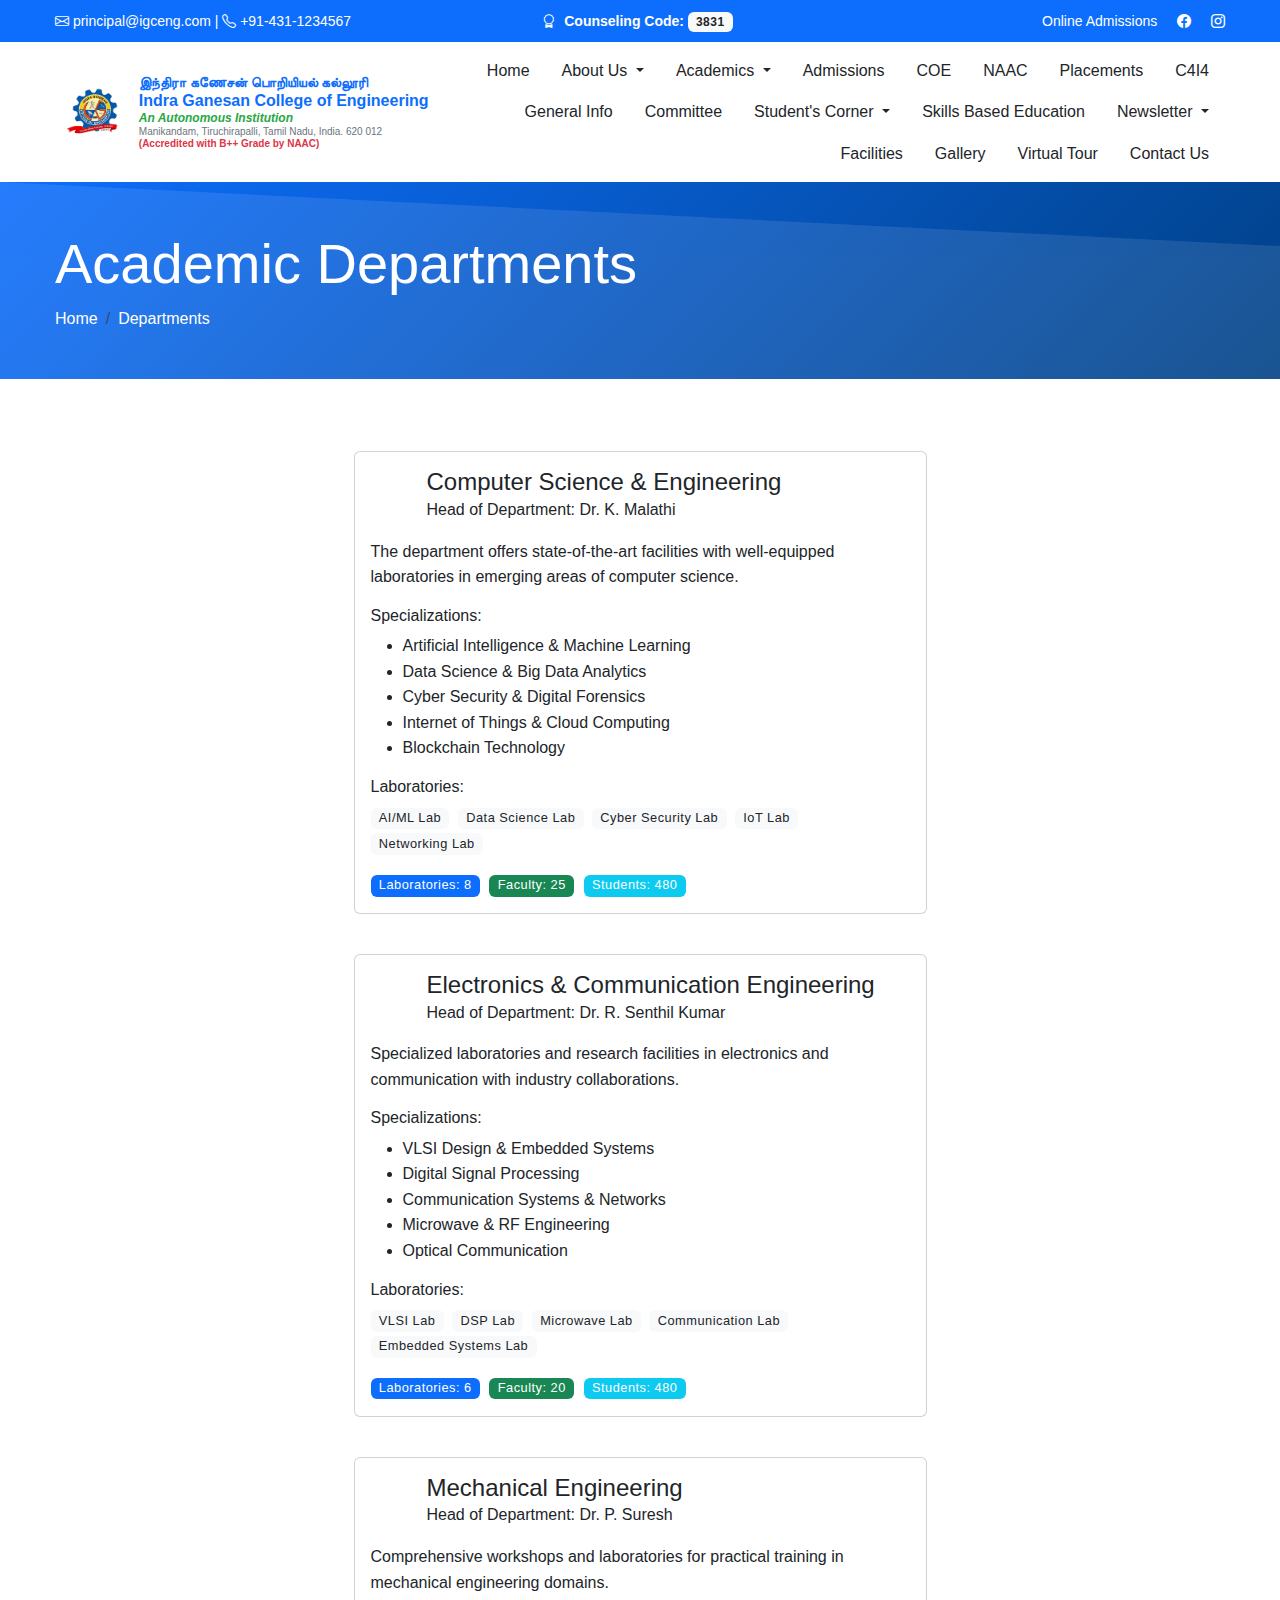
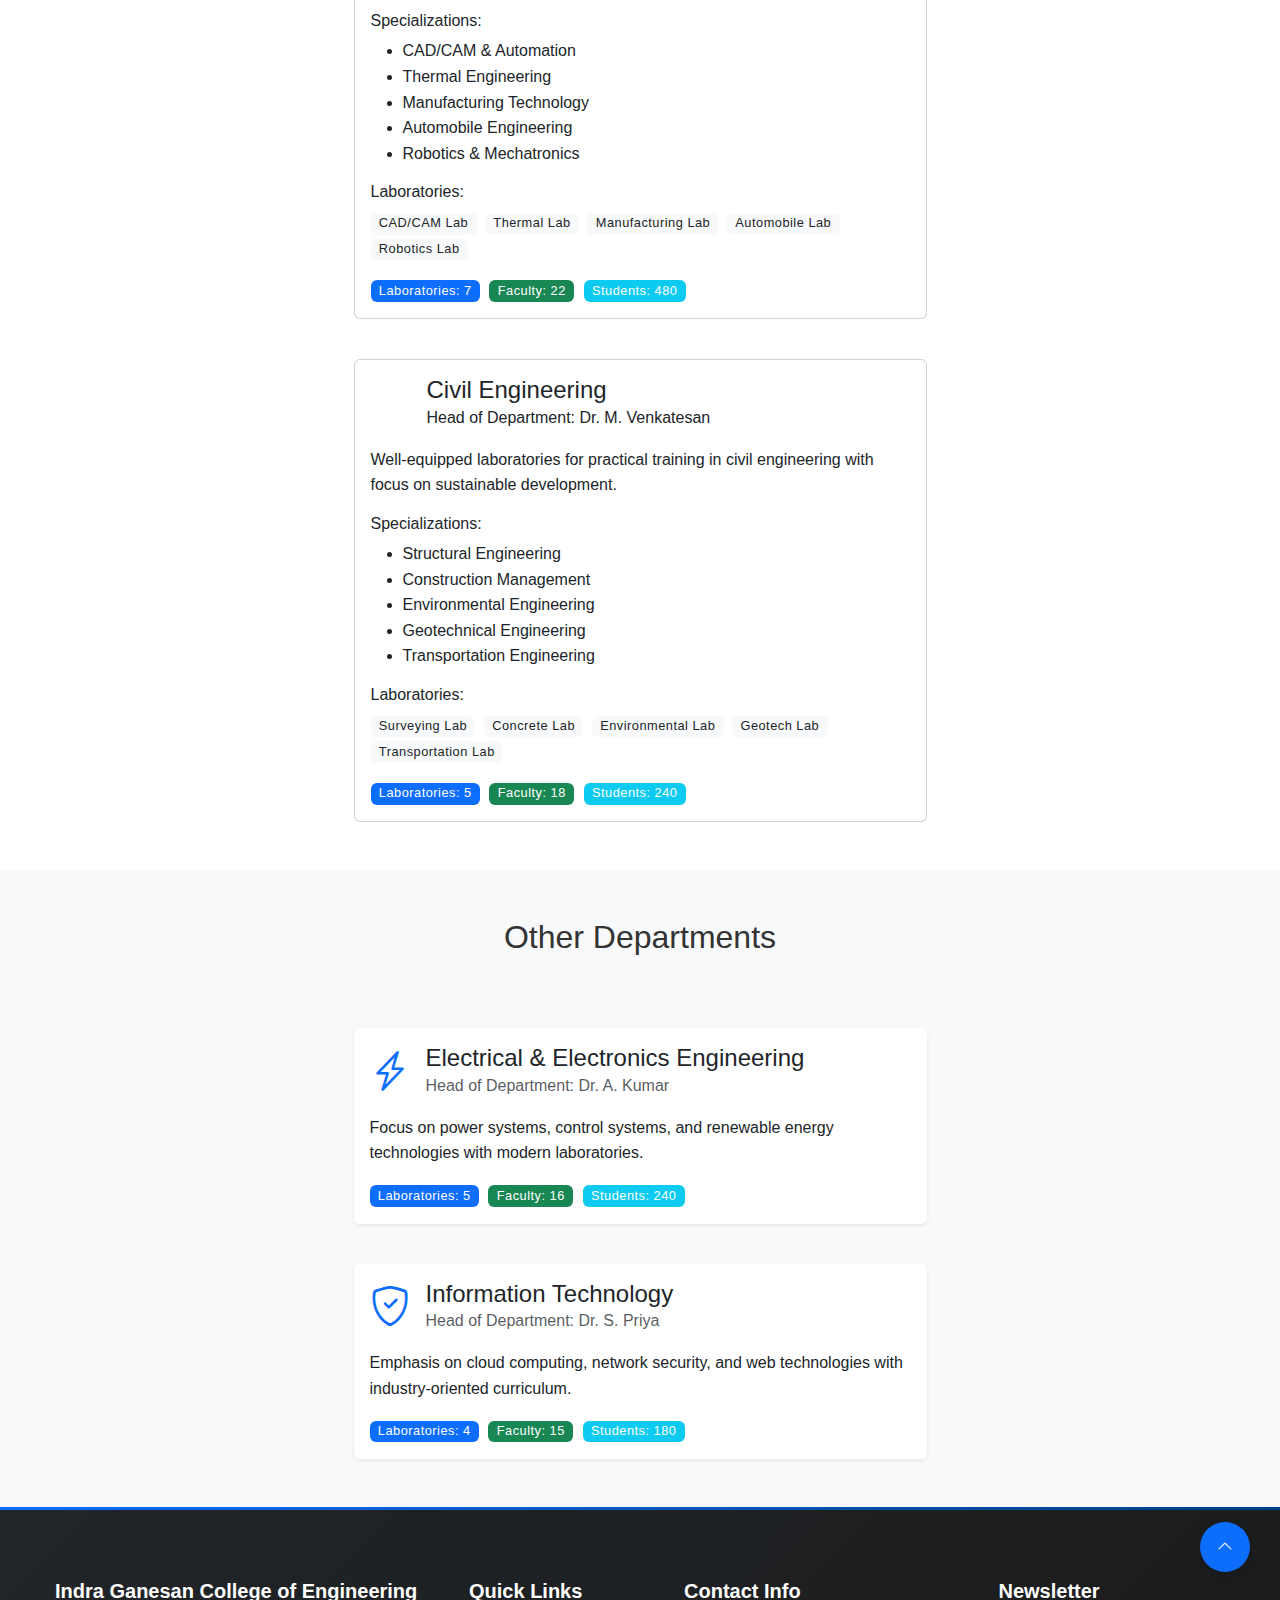
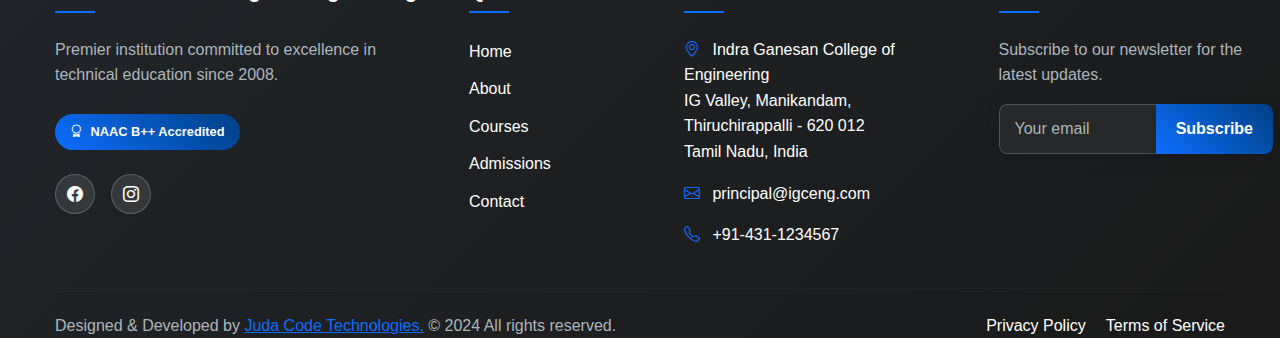
<file: departments.html>
<!DOCTYPE html>
<html lang="en">
  <head>
    <meta charset="UTF-8" />
    <meta name="viewport" content="width=device-width, initial-scale=1.0" />
    <title>Indra Ganesan College of Engineering</title>
    <!-- Bootstrap CSS -->
    <link
      href="https://cdn.jsdelivr.net/npm/bootstrap@5.3.8/dist/css/bootstrap.min.css"
      rel="stylesheet"
    />
    <!-- Bootstrap Icons -->
    <link
      rel="stylesheet"
      <link
      href="https://cdn.jsdelivr.net/npm/bootstrap-icons@1.11.3/font/bootstrap-icons.css"
      rel="stylesheet"
    />
    <!-- Custom CSS -->
    <link rel="stylesheet" href="css/style.css" />
  </head>
  <body>
    <!-- Top Bar -->
    <div class="top-bar bg-primary text-white py-2">
      <div class="container">
        <div class="row align-items-center">
          <div class="col-md-4">
            <small
              ><i class="bi bi-envelope"></i> principal@igceng.com |
              <i class="bi bi-telephone"></i> +91-431-1234567</small
            >
          </div>
          <div class="col-md-4 text-center">
            <small class="fw-bold">
              <i class="bi bi-award me-1"></i> Counseling Code:
              <span class="badge bg-light text-dark">3831</span>
            </small>
          </div>
          <div class="col-md-4 text-md-end">
            <small>
              <a
                href="https://admission.indraganesan.org/"
                class="text-white text-decoration-none me-3"
                >Online Admissions</a
              >
              <a
                href="https://www.facebook.com/p/Indra-Ganesan-Institutions-100069961153286/"
                target="_blank"
                class="text-white text-decoration-none me-3"
                ><i class="bi bi-facebook"></i
              ></a>
              <a
                href="https://www.instagram.com/indra_ganesan_institutions/"
                target="_blank"
                class="text-white text-decoration-none"
                ><i class="bi bi-instagram"></i
              ></a>
            </small>
          </div>
        </div>
      </div>
    </div>

    <!-- Navigation Bar -->
    <nav class="navbar navbar-expand-lg navbar-light bg-white shadow-sm">
      <div class="container">
        <!-- Regular navbar brand for larger screens -->
        <a class="navbar-brand d-none d-sm-flex" href="index.html">
          <img
            src="assets/images/logos/igce_logo.jpg"
            alt="Logo"
            class="me-2 navbar-logo"
          />
          <div class="navbar-brand-content">
            <div class="tamil-text">இந்திரா கணேசன் பொறியியல் கல்லூரி</div>
            <div class="english-text">Indra Ganesan College of Engineering</div>
            <div class="autonomous-text">An Autonomous Institution</div>
            <div class="address-text">
              Manikandam, Tiruchirapalli, Tamil Nadu, India. 620 012
            </div>
            <div class="accreditation-text">
              (Accredited with B++ Grade by NAAC)
            </div>
          </div>
        </a>

        <!-- Compact navbar brand for mobile screens -->
        <a
          class="navbar-brand navbar-brand-compact d-flex d-sm-none"
          href="index.html"
        >
          <img
            src="assets/images/logos/igce_logo.jpg"
            alt="Logo"
            class="navbar-logo"
          />
          <div class="navbar-brand-content">
            <div class="english-text">Indra Ganesan College of Engineering</div>
            <div class="autonomous-text">Autonomous Institution</div>
          </div>
        </a>

        <button
          class="navbar-toggler"
          type="button"
          data-bs-toggle="collapse"
          data-bs-target="#navbarNav"
        >
          <span class="navbar-toggler-icon"></span>
        </button>
        <div class="collapse navbar-collapse" id="navbarNav">
          <ul class="navbar-nav ms-auto">
            <li class="nav-item">
              <a class="nav-link active" href="index.html">Home</a>
            </li>
            <li class="nav-item dropdown">
              <a
                class="nav-link dropdown-toggle"
                href="#"
                id="aboutDropdown"
                role="button"
                data-bs-toggle="dropdown"
              >
                About Us
              </a>
              <ul class="dropdown-menu">
                <li>
                  <a class="dropdown-item" href="about.html">About Us</a>
                </li>
                <li>
                  <a class="dropdown-item" href="about.html#vision"
                    >Vision & Mission</a
                  >
                </li>
                <li>
                  <a class="dropdown-item" href="about.html#management"
                    >Management</a
                  >
                </li>
                <li>
                  <a class="dropdown-item" href="about.html#governance"
                    >Governance</a
                  >
                </li>
              </ul>
            </li>
            <li class="nav-item dropdown">
              <a
                class="nav-link dropdown-toggle"
                href="#"
                id="academicsDropdown"
                role="button"
                data-bs-toggle="dropdown"
              >
                Academics
              </a>
              <ul class="dropdown-menu">
                <li>
                  <a class="dropdown-item" href="courses.html">Courses</a>
                </li>
                <li>
                  <a class="dropdown-item" href="departments.html"
                    >Departments</a
                  >
                </li>

                <li>
                  <a
                    class="dropdown-item"
                    href="https://cac.annauniv.edu/"
                    target="_blank"
                    >Syllabi</a
                  >
                </li>
              </ul>
            </li>
            <li class="nav-item">
              <a class="nav-link" href="https://admission.indraganesan.org/"
                >Admissions</a
              >
            </li>
            <li class="nav-item">
              <a class="nav-link" href="placement.html">COE</a>
            </li>
            <li class="nav-item">
              <a class="nav-link" href="placement.html">NAAC</a>
            </li>
            <li class="nav-item">
              <a class="nav-link" href="placement.html">Placements</a>
            </li>
            <li class="nav-item">
              <a class="nav-link" href="placement.html">C4I4</a>
            </li>
            <li class="nav-item">
              <a class="nav-link" href="placement.html">General Info</a>
            </li>
            <li class="nav-item">
              <a class="nav-link" href="placement.html">Committee</a>
            </li>
            <li class="nav-item dropdown">
              <a
                class="nav-link dropdown-toggle"
                href="#"
                id="aboutDropdown"
                role="button"
                data-bs-toggle="dropdown"
              >
                Student's Corner
              </a>
              <ul class="dropdown-menu">
                <li>
                  <a class="dropdown-item" href="about.html">NSS</a>
                </li>
                <li>
                  <a class="dropdown-item" href="about.html#vision">RRC</a>
                </li>
                <li>
                  <a class="dropdown-item" href="about.html#management">YRC</a>
                </li>
              </ul>
            </li>
            <li class="nav-item">
              <a class="nav-link" href="placement.html"
                >Skills Based Education</a
              >
            </li>

            <li class="nav-item dropdown">
              <a
                class="nav-link dropdown-toggle"
                href="#"
                id="newsletterDropdown"
                role="button"
                data-bs-toggle="dropdown"
                aria-expanded="false"
              >
                Newsletter
              </a>

              <ul class="dropdown-menu" aria-labelledby="newsletterDropdown">
                <li class="dropdown-submenu">
                  <a
                    class="dropdown-item dropdown-toggle"
                    href="#"
                    id="yearDropdown"
                    role="button"
                  >
                    2025 - 2026
                  </a>
                  <ul class="dropdown-menu" aria-labelledby="yearDropdown">
                    <li>
                      <a
                        class="dropdown-item"
                        href="assets/newsletter/2025/25-jun.pdf"
                        target="_blank"
                        >June</a
                      >
                    </li>
                    <li>
                      <a
                        class="dropdown-item"
                        href="assets/newsletter/2025/25-apr.pdf"
                        target="_blank"
                        >April</a
                      >
                    </li>
                    <li>
                      <a
                        class="dropdown-item"
                        href="assets/newsletter/2025/25-mar.pdf"
                        target="_blank"
                        >March</a
                      >
                    </li>
                    <li>
                      <a
                        class="dropdown-item"
                        href="assets/newsletter/2025/25-feb.pdf"
                        target="_blank"
                        >Febraury</a
                      >
                    </li>
                    <li>
                      <a
                        class="dropdown-item"
                        href="assets/newsletter/2025/25-jan.pdf"
                        target="_blank"
                        >January</a
                      >
                    </li>
                  </ul>
                </li>
                <li class="dropdown-submenu">
                  <a
                    class="dropdown-item dropdown-toggle"
                    href="#"
                    id="yearDropdown"
                    role="button"
                  >
                    2024 - 2025
                  </a>
                  <ul class="dropdown-menu" aria-labelledby="yearDropdown">
                    <li>
                      <a
                        class="dropdown-item"
                        href="assets/newsletter/2024/24-dec.pdf"
                        target="_blank"
                        >December</a
                      >
                    </li>
                    <li>
                      <a
                        class="dropdown-item"
                        href="assets/newsletter/2024/24-nov.pdf"
                        target="_blank"
                        >November</a
                      >
                    </li>
                    <li>
                      <a
                        class="dropdown-item"
                        href="assets/newsletter/2024/24-oct.pdf"
                        target="_blank"
                        >October</a
                      >
                    </li>
                    <li>
                      <a
                        class="dropdown-item"
                        href="assets/newsletter/2024/24-aug.pdf"
                        target="_blank"
                        >August</a
                      >
                    </li>
                    <li>
                      <a
                        class="dropdown-item"
                        href="assets/newsletter/2024/24-jul.pdf"
                        target="_blank"
                        >July</a
                      >
                    </li>
                    <li>
                      <a
                        class="dropdown-item"
                        href="assets/newsletter/2024/24-jun.pdf"
                        target="_blank"
                        >June</a
                      >
                    </li>
                    <li>
                      <a
                        class="dropdown-item"
                        href="assets/newsletter/2024/24-may.pdf"
                        target="_blank"
                        >May</a
                      >
                    </li>
                    <li>
                      <a
                        class="dropdown-item"
                        href="assets/newsletter/2024/24-apr.pdf"
                        target="_blank"
                        >April</a
                      >
                    </li>
                    <li>
                      <a
                        class="dropdown-item"
                        href="assets/newsletter/2024/24-mar.pdf"
                        target="_blank"
                        >March</a
                      >
                    </li>
                    <li>
                      <a
                        class="dropdown-item"
                        href="assets/newsletter/2024/24-feb.pdf"
                        target="_blank"
                        >Febraury</a
                      >
                    </li>
                    <li>
                      <a
                        class="dropdown-item"
                        href="assets/newsletter/2024/24-jan.pdf"
                        target="_blank"
                        >January</a
                      >
                    </li>
                  </ul>
                </li>
                <li class="dropdown-submenu">
                  <a
                    class="dropdown-item dropdown-toggle"
                    href="#"
                    id="yearDropdown"
                    role="button"
                  >
                    2023 - 2024
                  </a>
                  <ul class="dropdown-menu" aria-labelledby="yearDropdown">
                    <li>
                      <a
                        class="dropdown-item"
                        href="assets/newsletter/2023/23-dec.pdf"
                        target="_blank"
                        >December</a
                      >
                    </li>
                    <li>
                      <a
                        class="dropdown-item"
                        href="assets/newsletter/2023/23-nov.pdf"
                        target="_blank"
                        >November</a
                      >
                    </li>
                    <li>
                      <a
                        class="dropdown-item"
                        href="assets/newsletter/2023/23-oct.pdf"
                        target="_blank"
                        >October</a
                      >
                    </li>
                    <li>
                      <a
                        class="dropdown-item"
                        href="assets/newsletter/2023/23-aug.pdf"
                        target="_blank"
                        >August</a
                      >
                    </li>
                    <li>
                      <a
                        class="dropdown-item"
                        href="assets/newsletter/2023/23-jul.pdf"
                        target="_blank"
                        >July</a
                      >
                    </li>
                    <li>
                      <a
                        class="dropdown-item"
                        href="assets/newsletter/2023/23-jun.pdf"
                        target="_blank"
                        >June</a
                      >
                    </li>
                  </ul>
                </li>
              </ul>
            </li>

            <li class="nav-item">
              <a class="nav-link" href="facilities.html">Facilities</a>
            </li>
            <li class="nav-item">
              <a class="nav-link" href="gallery.html">Gallery</a>
            </li>
            <li class="nav-item">
              <a class="nav-link" href="virtualtour.html">Virtual Tour</a>
            </li>
            <li class="nav-item">
              <a class="nav-link" href="contact.html">Contact Us</a>
            </li>
          </ul>
        </div>
      </div>
    </nav>

    <!-- Page Header -->
    <section class="page-header text-white py-5">
      <div class="container">
        <h1 class="display-4">Academic Departments</h1>
        <nav aria-label="breadcrumb">
          <ol class="breadcrumb">
            <li class="breadcrumb-item">
              <a href="index.html" class="text-white">Home</a>
            </li>
            <li class="breadcrumb-item active text-white">Departments</li>
          </ol>
        </nav>
      </div>
    </section>

    <!-- Departments -->
    <section class="py-5">
      <div class="container">
        <div class="row g-4">
          <!-- CSE -->
          <div class="col-lg-6">
            <div class="card department-card h-100">
              <div class="card-body">
                <div class="d-flex align-items-center mb-3">
                  <i class="bi bi-laptop display-6 text-white me-3"></i>
                  <div>
                    <h4 class="card-title mb-0">
                      Computer Science & Engineering
                    </h4>
                    <p class="mb-0">Head of Department: Dr. K. Malathi</p>
                  </div>
                </div>
                <p class="card-text">
                  The department offers state-of-the-art facilities with
                  well-equipped laboratories in emerging areas of computer
                  science.
                </p>
                <h6>Specializations:</h6>
                <ul>
                  <li>Artificial Intelligence & Machine Learning</li>
                  <li>Data Science & Big Data Analytics</li>
                  <li>Cyber Security & Digital Forensics</li>
                  <li>Internet of Things & Cloud Computing</li>
                  <li>Blockchain Technology</li>
                </ul>
                <h6>Laboratories:</h6>
                <div class="mb-3">
                  <span class="badge bg-light text-dark me-1">AI/ML Lab</span>
                  <span class="badge bg-light text-dark me-1"
                    >Data Science Lab</span
                  >
                  <span class="badge bg-light text-dark me-1"
                    >Cyber Security Lab</span
                  >
                  <span class="badge bg-light text-dark me-1">IoT Lab</span>
                  <span class="badge bg-light text-dark me-1"
                    >Networking Lab</span
                  >
                </div>
                <div class="mt-3">
                  <span class="badge bg-primary">Laboratories: 8</span>
                  <span class="badge bg-success">Faculty: 25</span>
                  <span class="badge bg-info">Students: 480</span>
                </div>
              </div>
            </div>
          </div>

          <!-- ECE -->
          <div class="col-lg-6">
            <div class="card department-card h-100">
              <div class="card-body">
                <div class="d-flex align-items-center mb-3">
                  <i class="bi bi-cpu display-6 text-white me-3"></i>
                  <div>
                    <h4 class="card-title mb-0">
                      Electronics & Communication Engineering
                    </h4>
                    <p class="mb-0">Head of Department: Dr. R. Senthil Kumar</p>
                  </div>
                </div>
                <p class="card-text">
                  Specialized laboratories and research facilities in
                  electronics and communication with industry collaborations.
                </p>
                <h6>Specializations:</h6>
                <ul>
                  <li>VLSI Design & Embedded Systems</li>
                  <li>Digital Signal Processing</li>
                  <li>Communication Systems & Networks</li>
                  <li>Microwave & RF Engineering</li>
                  <li>Optical Communication</li>
                </ul>
                <h6>Laboratories:</h6>
                <div class="mb-3">
                  <span class="badge bg-light text-dark me-1">VLSI Lab</span>
                  <span class="badge bg-light text-dark me-1">DSP Lab</span>
                  <span class="badge bg-light text-dark me-1"
                    >Microwave Lab</span
                  >
                  <span class="badge bg-light text-dark me-1"
                    >Communication Lab</span
                  >
                  <span class="badge bg-light text-dark me-1"
                    >Embedded Systems Lab</span
                  >
                </div>
                <div class="mt-3">
                  <span class="badge bg-primary">Laboratories: 6</span>
                  <span class="badge bg-success">Faculty: 20</span>
                  <span class="badge bg-info">Students: 480</span>
                </div>
              </div>
            </div>
          </div>

          <!-- Mechanical -->
          <div class="col-lg-6">
            <div class="card department-card h-100">
              <div class="card-body">
                <div class="d-flex align-items-center mb-3">
                  <i class="bi bi-gear display-6 text-white me-3"></i>
                  <div>
                    <h4 class="card-title mb-0">Mechanical Engineering</h4>
                    <p class="mb-0">Head of Department: Dr. P. Suresh</p>
                  </div>
                </div>
                <p class="card-text">
                  Comprehensive workshops and laboratories for practical
                  training in mechanical engineering domains.
                </p>
                <h6>Specializations:</h6>
                <ul>
                  <li>CAD/CAM & Automation</li>
                  <li>Thermal Engineering</li>
                  <li>Manufacturing Technology</li>
                  <li>Automobile Engineering</li>
                  <li>Robotics & Mechatronics</li>
                </ul>
                <h6>Laboratories:</h6>
                <div class="mb-3">
                  <span class="badge bg-light text-dark me-1">CAD/CAM Lab</span>
                  <span class="badge bg-light text-dark me-1">Thermal Lab</span>
                  <span class="badge bg-light text-dark me-1"
                    >Manufacturing Lab</span
                  >
                  <span class="badge bg-light text-dark me-1"
                    >Automobile Lab</span
                  >
                  <span class="badge bg-light text-dark me-1"
                    >Robotics Lab</span
                  >
                </div>
                <div class="mt-3">
                  <span class="badge bg-primary">Laboratories: 7</span>
                  <span class="badge bg-success">Faculty: 22</span>
                  <span class="badge bg-info">Students: 480</span>
                </div>
              </div>
            </div>
          </div>

          <!-- Civil -->
          <div class="col-lg-6">
            <div class="card department-card h-100">
              <div class="card-body">
                <div class="d-flex align-items-center mb-3">
                  <i class="bi bi-building display-6 text-white me-3"></i>
                  <div>
                    <h4 class="card-title mb-0">Civil Engineering</h4>
                    <p class="mb-0">Head of Department: Dr. M. Venkatesan</p>
                  </div>
                </div>
                <p class="card-text">
                  Well-equipped laboratories for practical training in civil
                  engineering with focus on sustainable development.
                </p>
                <h6>Specializations:</h6>
                <ul>
                  <li>Structural Engineering</li>
                  <li>Construction Management</li>
                  <li>Environmental Engineering</li>
                  <li>Geotechnical Engineering</li>
                  <li>Transportation Engineering</li>
                </ul>
                <h6>Laboratories:</h6>
                <div class="mb-3">
                  <span class="badge bg-light text-dark me-1"
                    >Surveying Lab</span
                  >
                  <span class="badge bg-light text-dark me-1"
                    >Concrete Lab</span
                  >
                  <span class="badge bg-light text-dark me-1"
                    >Environmental Lab</span
                  >
                  <span class="badge bg-light text-dark me-1">Geotech Lab</span>
                  <span class="badge bg-light text-dark me-1"
                    >Transportation Lab</span
                  >
                </div>
                <div class="mt-3">
                  <span class="badge bg-primary">Laboratories: 5</span>
                  <span class="badge bg-success">Faculty: 18</span>
                  <span class="badge bg-info">Students: 240</span>
                </div>
              </div>
            </div>
          </div>
        </div>
      </div>
    </section>

    <!-- Additional Departments -->
    <section class="py-5 bg-light">
      <div class="container">
        <h2 class="text-center mb-5">Other Departments</h2>
        <div class="row g-4">
          <div class="col-md-6">
            <div class="card h-100 border-0 shadow-sm">
              <div class="card-body">
                <div class="d-flex align-items-center mb-3">
                  <i
                    class="bi bi-lightning-charge display-6 text-primary me-3"
                  ></i>
                  <div>
                    <h4 class="card-title mb-0">
                      Electrical & Electronics Engineering
                    </h4>
                    <p class="mb-0 text-muted">
                      Head of Department: Dr. A. Kumar
                    </p>
                  </div>
                </div>
                <p class="card-text">
                  Focus on power systems, control systems, and renewable energy
                  technologies with modern laboratories.
                </p>
                <div class="mt-3">
                  <span class="badge bg-primary">Laboratories: 5</span>
                  <span class="badge bg-success">Faculty: 16</span>
                  <span class="badge bg-info">Students: 240</span>
                </div>
              </div>
            </div>
          </div>
          <div class="col-md-6">
            <div class="card h-100 border-0 shadow-sm">
              <div class="card-body">
                <div class="d-flex align-items-center mb-3">
                  <i class="bi bi-shield-check display-6 text-primary me-3"></i>
                  <div>
                    <h4 class="card-title mb-0">Information Technology</h4>
                    <p class="mb-0 text-muted">
                      Head of Department: Dr. S. Priya
                    </p>
                  </div>
                </div>
                <p class="card-text">
                  Emphasis on cloud computing, network security, and web
                  technologies with industry-oriented curriculum.
                </p>
                <div class="mt-3">
                  <span class="badge bg-primary">Laboratories: 4</span>
                  <span class="badge bg-success">Faculty: 15</span>
                  <span class="badge bg-info">Students: 180</span>
                </div>
              </div>
            </div>
          </div>
        </div>
      </div>
    </section>

    <footer class="bg-dark text-white pt-5 position-relative">
      <!-- Back to Top Button -->
      <a href="#" class="footer-back-to-top">
        <i class="bi bi-chevron-up"></i>
      </a>

      <div class="container">
        <div class="row g-4">
          <div class="col-lg-4">
            <h5 class="mb-4">Indra Ganesan College of Engineering</h5>
            <p>
              Premier institution committed to excellence in technical education
              since 2008.
            </p>
            <span class="footer-badge">
              <i class="bi bi-award me-1"></i> NAAC B++ Accredited
            </span>
            <div class="d-flex mt-4">
              <a
                href="https://www.facebook.com/p/Indra-Ganesan-Institutions-100069961153286/"
                class="text-white text-decoration-none me-3"
                ><i class="bi bi-facebook"></i
              ></a>
              <a
                href="https://www.instagram.com/indra_ganesan_institutions/"
                class="text-white text-decoration-none"
                ><i class="bi bi-instagram"></i
              ></a>
            </div>
          </div>
          <div class="col-lg-2">
            <h5 class="mb-4">Quick Links</h5>
            <ul class="list-unstyled">
              <li class="mb-2">
                <a href="index.html" class="text-white text-decoration-none"
                  >Home</a
                >
              </li>
              <li class="mb-2">
                <a href="about.html" class="text-white text-decoration-none"
                  >About</a
                >
              </li>
              <li class="mb-2">
                <a href="courses.html" class="text-white text-decoration-none"
                  >Courses</a
                >
              </li>
              <li class="mb-2">
                <a
                  href="admissions.html"
                  class="text-white text-decoration-none"
                  >Admissions</a
                >
              </li>
              <li class="mb-2">
                <a href="contact.html" class="text-white text-decoration-none"
                  >Contact</a
                >
              </li>
            </ul>
          </div>
          <div class="col-lg-3">
            <h5 class="mb-4">Contact Info</h5>
            <ul class="list-unstyled">
              <li class="mb-3">
                <i class="bi bi-geo-alt me-2"></i> Indra Ganesan College of
                Engineering<br />
                IG Valley, Manikandam,<br />
                Thiruchirappalli - 620 012<br />
                Tamil Nadu, India
              </li>
              <li class="mb-3">
                <i class="bi bi-envelope me-2"></i> principal@igceng.com
              </li>
              <li class="mb-3">
                <i class="bi bi-telephone me-2"></i> +91-431-1234567
              </li>
            </ul>
          </div>
          <div class="col-lg-3">
            <h5 class="mb-4">Newsletter</h5>
            <p>Subscribe to our newsletter for the latest updates.</p>
            <div class="input-group mb-3">
              <input
                type="email"
                class="form-control"
                placeholder="Your email"
              />
              <button class="btn btn-primary" type="button">Subscribe</button>
            </div>
          </div>
        </div>
        <hr class="my-4" />
        <div class="row">
          <div class="col-md-6">
            <p class="mb-0">
              Designed & Developed by
              <a href="www.judahcodetechnologies.com"
                >Juda Code Technologies.</a
              >
              © 2024 All rights reserved.
            </p>
          </div>
          <div class="col-md-6 text-md-end">
            <a href="#" class="text-white text-decoration-none me-3"
              >Privacy Policy</a
            >
            <a href="#" class="text-white text-decoration-none"
              >Terms of Service</a
            >
          </div>
        </div>
      </div>
    </footer>

    <script src="https://cdn.jsdelivr.net/npm/bootstrap@5.3.0-alpha1/dist/js/bootstrap.bundle.min.js"></script>
    <script src="js/script.js"></script>
  </body>
</html>
</file>
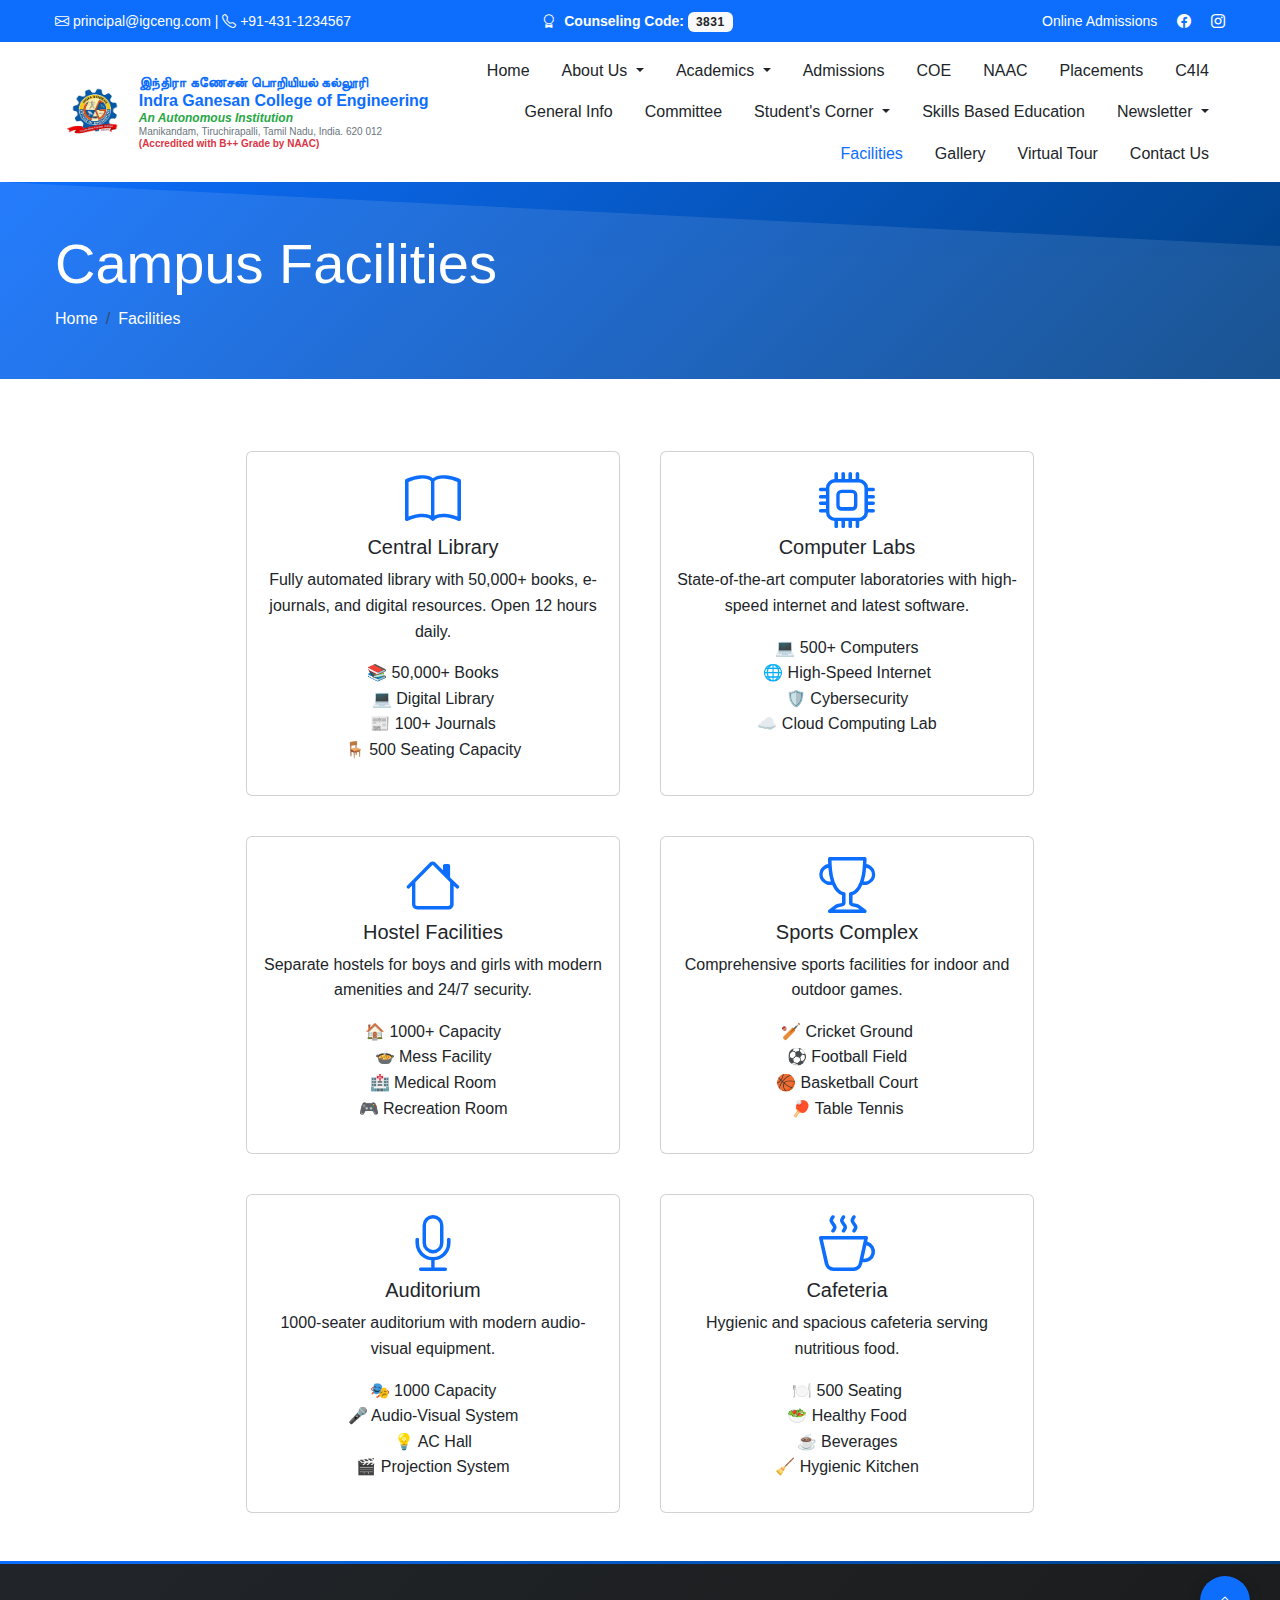
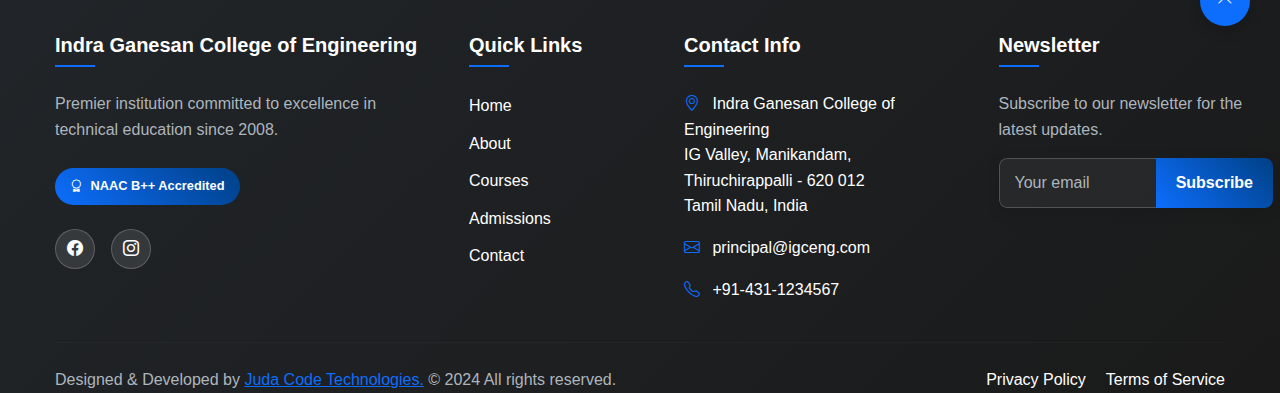
<file: facilities.html>
<!DOCTYPE html>
<html lang="en">
  <head>
    <meta charset="UTF-8" />
    <meta name="viewport" content="width=device-width, initial-scale=1.0" />
    <title>Indra Ganesan College of Engineering</title>
    <!-- Bootstrap CSS -->
    <link
      href="https://cdn.jsdelivr.net/npm/bootstrap@5.3.8/dist/css/bootstrap.min.css"
      rel="stylesheet"
    />
    <!-- Bootstrap Icons -->
    <link
      rel="stylesheet"
      <link
      href="https://cdn.jsdelivr.net/npm/bootstrap-icons@1.11.3/font/bootstrap-icons.css"
      rel="stylesheet"
    />
    <!-- Custom CSS -->
    <link rel="stylesheet" href="css/style.css" />
  </head>
  <body>
    <!-- Top Bar -->
    <div class="top-bar bg-primary text-white py-2">
      <div class="container">
        <div class="row align-items-center">
          <div class="col-md-4">
            <small
              ><i class="bi bi-envelope"></i> principal@igceng.com |
              <i class="bi bi-telephone"></i> +91-431-1234567</small
            >
          </div>
          <div class="col-md-4 text-center">
            <small class="fw-bold">
              <i class="bi bi-award me-1"></i> Counseling Code:
              <span class="badge bg-light text-dark">3831</span>
            </small>
          </div>
          <div class="col-md-4 text-md-end">
            <small>
              <a
                href="https://admission.indraganesan.org/"
                class="text-white text-decoration-none me-3"
                >Online Admissions</a
              >
              <a
                href="https://www.facebook.com/p/Indra-Ganesan-Institutions-100069961153286/"
                target="_blank"
                class="text-white text-decoration-none me-3"
                ><i class="bi bi-facebook"></i
              ></a>
              <a
                href="https://www.instagram.com/indra_ganesan_institutions/"
                target="_blank"
                class="text-white text-decoration-none"
                ><i class="bi bi-instagram"></i
              ></a>
            </small>
          </div>
        </div>
      </div>
    </div>

    <!-- Navigation Bar -->
    <nav class="navbar navbar-expand-lg navbar-light bg-white shadow-sm">
      <div class="container">
        <!-- Regular navbar brand for larger screens -->
        <a class="navbar-brand d-none d-sm-flex" href="index.html">
          <img
            src="assets/images/logos/igce_logo.jpg"
            alt="Logo"
            class="me-2 navbar-logo"
          />
          <div class="navbar-brand-content">
            <div class="tamil-text">இந்திரா கணேசன் பொறியியல் கல்லூரி</div>
            <div class="english-text">Indra Ganesan College of Engineering</div>
            <div class="autonomous-text">An Autonomous Institution</div>
            <div class="address-text">
              Manikandam, Tiruchirapalli, Tamil Nadu, India. 620 012
            </div>
            <div class="accreditation-text">
              (Accredited with B++ Grade by NAAC)
            </div>
          </div>
        </a>

        <!-- Compact navbar brand for mobile screens -->
        <a
          class="navbar-brand navbar-brand-compact d-flex d-sm-none"
          href="index.html"
        >
          <img
            src="assets/images/logos/igce_logo.jpg"
            alt="Logo"
            class="navbar-logo"
          />
          <div class="navbar-brand-content">
            <div class="english-text">Indra Ganesan College of Engineering</div>
            <div class="autonomous-text">Autonomous Institution</div>
          </div>
        </a>

        <button
          class="navbar-toggler"
          type="button"
          data-bs-toggle="collapse"
          data-bs-target="#navbarNav"
        >
          <span class="navbar-toggler-icon"></span>
        </button>
        <div class="collapse navbar-collapse" id="navbarNav">
          <ul class="navbar-nav ms-auto">
            <li class="nav-item">
              <a class="nav-link active" href="index.html">Home</a>
            </li>
            <li class="nav-item dropdown">
              <a
                class="nav-link dropdown-toggle"
                href="#"
                id="aboutDropdown"
                role="button"
                data-bs-toggle="dropdown"
              >
                About Us
              </a>
              <ul class="dropdown-menu">
                <li>
                  <a class="dropdown-item" href="about.html">About Us</a>
                </li>
                <li>
                  <a class="dropdown-item" href="about.html#vision"
                    >Vision & Mission</a
                  >
                </li>
                <li>
                  <a class="dropdown-item" href="about.html#management"
                    >Management</a
                  >
                </li>
                <li>
                  <a class="dropdown-item" href="about.html#governance"
                    >Governance</a
                  >
                </li>
              </ul>
            </li>
            <li class="nav-item dropdown">
              <a
                class="nav-link dropdown-toggle"
                href="#"
                id="academicsDropdown"
                role="button"
                data-bs-toggle="dropdown"
              >
                Academics
              </a>
              <ul class="dropdown-menu">
                <li>
                  <a class="dropdown-item" href="courses.html">Courses</a>
                </li>
                <li>
                  <a class="dropdown-item" href="departments.html"
                    >Departments</a
                  >
                </li>

                <li>
                  <a
                    class="dropdown-item"
                    href="https://cac.annauniv.edu/"
                    target="_blank"
                    >Syllabi</a
                  >
                </li>
              </ul>
            </li>
            <li class="nav-item">
              <a class="nav-link" href="https://admission.indraganesan.org/"
                >Admissions</a
              >
            </li>
            <li class="nav-item">
              <a class="nav-link" href="placement.html">COE</a>
            </li>
            <li class="nav-item">
              <a class="nav-link" href="placement.html">NAAC</a>
            </li>
            <li class="nav-item">
              <a class="nav-link" href="placement.html">Placements</a>
            </li>
            <li class="nav-item">
              <a class="nav-link" href="placement.html">C4I4</a>
            </li>
            <li class="nav-item">
              <a class="nav-link" href="placement.html">General Info</a>
            </li>
            <li class="nav-item">
              <a class="nav-link" href="placement.html">Committee</a>
            </li>
            <li class="nav-item dropdown">
              <a
                class="nav-link dropdown-toggle"
                href="#"
                id="aboutDropdown"
                role="button"
                data-bs-toggle="dropdown"
              >
                Student's Corner
              </a>
              <ul class="dropdown-menu">
                <li>
                  <a class="dropdown-item" href="about.html">NSS</a>
                </li>
                <li>
                  <a class="dropdown-item" href="about.html#vision">RRC</a>
                </li>
                <li>
                  <a class="dropdown-item" href="about.html#management">YRC</a>
                </li>
              </ul>
            </li>
            <li class="nav-item">
              <a class="nav-link" href="placement.html"
                >Skills Based Education</a
              >
            </li>

            <li class="nav-item dropdown">
              <a
                class="nav-link dropdown-toggle"
                href="#"
                id="newsletterDropdown"
                role="button"
                data-bs-toggle="dropdown"
                aria-expanded="false"
              >
                Newsletter
              </a>

              <ul class="dropdown-menu" aria-labelledby="newsletterDropdown">
                <li class="dropdown-submenu">
                  <a
                    class="dropdown-item dropdown-toggle"
                    href="#"
                    id="yearDropdown"
                    role="button"
                  >
                    2025 - 2026
                  </a>
                  <ul class="dropdown-menu" aria-labelledby="yearDropdown">
                    <li>
                      <a
                        class="dropdown-item"
                        href="assets/newsletter/2025/25-jun.pdf"
                        target="_blank"
                        >June</a
                      >
                    </li>
                    <li>
                      <a
                        class="dropdown-item"
                        href="assets/newsletter/2025/25-apr.pdf"
                        target="_blank"
                        >April</a
                      >
                    </li>
                    <li>
                      <a
                        class="dropdown-item"
                        href="assets/newsletter/2025/25-mar.pdf"
                        target="_blank"
                        >March</a
                      >
                    </li>
                    <li>
                      <a
                        class="dropdown-item"
                        href="assets/newsletter/2025/25-feb.pdf"
                        target="_blank"
                        >Febraury</a
                      >
                    </li>
                    <li>
                      <a
                        class="dropdown-item"
                        href="assets/newsletter/2025/25-jan.pdf"
                        target="_blank"
                        >January</a
                      >
                    </li>
                  </ul>
                </li>
                <li class="dropdown-submenu">
                  <a
                    class="dropdown-item dropdown-toggle"
                    href="#"
                    id="yearDropdown"
                    role="button"
                  >
                    2024 - 2025
                  </a>
                  <ul class="dropdown-menu" aria-labelledby="yearDropdown">
                    <li>
                      <a
                        class="dropdown-item"
                        href="assets/newsletter/2024/24-dec.pdf"
                        target="_blank"
                        >December</a
                      >
                    </li>
                    <li>
                      <a
                        class="dropdown-item"
                        href="assets/newsletter/2024/24-nov.pdf"
                        target="_blank"
                        >November</a
                      >
                    </li>
                    <li>
                      <a
                        class="dropdown-item"
                        href="assets/newsletter/2024/24-oct.pdf"
                        target="_blank"
                        >October</a
                      >
                    </li>
                    <li>
                      <a
                        class="dropdown-item"
                        href="assets/newsletter/2024/24-aug.pdf"
                        target="_blank"
                        >August</a
                      >
                    </li>
                    <li>
                      <a
                        class="dropdown-item"
                        href="assets/newsletter/2024/24-jul.pdf"
                        target="_blank"
                        >July</a
                      >
                    </li>
                    <li>
                      <a
                        class="dropdown-item"
                        href="assets/newsletter/2024/24-jun.pdf"
                        target="_blank"
                        >June</a
                      >
                    </li>
                    <li>
                      <a
                        class="dropdown-item"
                        href="assets/newsletter/2024/24-may.pdf"
                        target="_blank"
                        >May</a
                      >
                    </li>
                    <li>
                      <a
                        class="dropdown-item"
                        href="assets/newsletter/2024/24-apr.pdf"
                        target="_blank"
                        >April</a
                      >
                    </li>
                    <li>
                      <a
                        class="dropdown-item"
                        href="assets/newsletter/2024/24-mar.pdf"
                        target="_blank"
                        >March</a
                      >
                    </li>
                    <li>
                      <a
                        class="dropdown-item"
                        href="assets/newsletter/2024/24-feb.pdf"
                        target="_blank"
                        >Febraury</a
                      >
                    </li>
                    <li>
                      <a
                        class="dropdown-item"
                        href="assets/newsletter/2024/24-jan.pdf"
                        target="_blank"
                        >January</a
                      >
                    </li>
                  </ul>
                </li>
                <li class="dropdown-submenu">
                  <a
                    class="dropdown-item dropdown-toggle"
                    href="#"
                    id="yearDropdown"
                    role="button"
                  >
                    2023 - 2024
                  </a>
                  <ul class="dropdown-menu" aria-labelledby="yearDropdown">
                    <li>
                      <a
                        class="dropdown-item"
                        href="assets/newsletter/2023/23-dec.pdf"
                        target="_blank"
                        >December</a
                      >
                    </li>
                    <li>
                      <a
                        class="dropdown-item"
                        href="assets/newsletter/2023/23-nov.pdf"
                        target="_blank"
                        >November</a
                      >
                    </li>
                    <li>
                      <a
                        class="dropdown-item"
                        href="assets/newsletter/2023/23-oct.pdf"
                        target="_blank"
                        >October</a
                      >
                    </li>
                    <li>
                      <a
                        class="dropdown-item"
                        href="assets/newsletter/2023/23-aug.pdf"
                        target="_blank"
                        >August</a
                      >
                    </li>
                    <li>
                      <a
                        class="dropdown-item"
                        href="assets/newsletter/2023/23-jul.pdf"
                        target="_blank"
                        >July</a
                      >
                    </li>
                    <li>
                      <a
                        class="dropdown-item"
                        href="assets/newsletter/2023/23-jun.pdf"
                        target="_blank"
                        >June</a
                      >
                    </li>
                  </ul>
                </li>
              </ul>
            </li>

            <li class="nav-item">
              <a class="nav-link" href="facilities.html">Facilities</a>
            </li>
            <li class="nav-item">
              <a class="nav-link" href="gallery.html">Gallery</a>
            </li>
            <li class="nav-item">
              <a class="nav-link" href="virtualtour.html">Virtual Tour</a>
            </li>
            <li class="nav-item">
              <a class="nav-link" href="contact.html">Contact Us</a>
            </li>
          </ul>
        </div>
      </div>
    </nav>

    <!-- Page Header -->
    <section class="page-header bg-primary text-white py-5">
      <div class="container">
        <h1 class="display-4">Campus Facilities</h1>
        <nav aria-label="breadcrumb">
          <ol class="breadcrumb">
            <li class="breadcrumb-item">
              <a href="index.html" class="text-white">Home</a>
            </li>
            <li class="breadcrumb-item active text-white">Facilities</li>
          </ol>
        </nav>
      </div>
    </section>

    <!-- Facilities -->
    <section class="py-5">
      <div class="container">
        <div class="row g-4">
          <!-- Library -->
          <div class="col-md-6 col-lg-4">
            <div class="card facility-card h-100">
              <div class="card-body text-center">
                <i class="bi bi-book display-4 text-primary mb-3"></i>
                <h5 class="card-title">Central Library</h5>
                <p class="card-text">
                  Fully automated library with 50,000+ books, e-journals, and
                  digital resources. Open 12 hours daily.
                </p>
                <ul class="list-unstyled">
                  <li>📚 50,000+ Books</li>
                  <li>💻 Digital Library</li>
                  <li>📰 100+ Journals</li>
                  <li>🪑 500 Seating Capacity</li>
                </ul>
              </div>
            </div>
          </div>

          <!-- Labs -->
          <div class="col-md-6 col-lg-4">
            <div class="card facility-card h-100">
              <div class="card-body text-center">
                <i class="bi bi-cpu display-4 text-primary mb-3"></i>
                <h5 class="card-title">Computer Labs</h5>
                <p class="card-text">
                  State-of-the-art computer laboratories with high-speed
                  internet and latest software.
                </p>
                <ul class="list-unstyled">
                  <li>💻 500+ Computers</li>
                  <li>🌐 High-Speed Internet</li>
                  <li>🛡️ Cybersecurity</li>
                  <li>☁️ Cloud Computing Lab</li>
                </ul>
              </div>
            </div>
          </div>

          <!-- Hostel -->
          <div class="col-md-6 col-lg-4">
            <div class="card facility-card h-100">
              <div class="card-body text-center">
                <i class="bi bi-house display-4 text-primary mb-3"></i>
                <h5 class="card-title">Hostel Facilities</h5>
                <p class="card-text">
                  Separate hostels for boys and girls with modern amenities and
                  24/7 security.
                </p>
                <ul class="list-unstyled">
                  <li>🏠 1000+ Capacity</li>
                  <li>🍲 Mess Facility</li>
                  <li>🏥 Medical Room</li>
                  <li>🎮 Recreation Room</li>
                </ul>
              </div>
            </div>
          </div>

          <!-- Sports -->
          <div class="col-md-6 col-lg-4">
            <div class="card facility-card h-100">
              <div class="card-body text-center">
                <i class="bi bi-trophy display-4 text-primary mb-3"></i>
                <h5 class="card-title">Sports Complex</h5>
                <p class="card-text">
                  Comprehensive sports facilities for indoor and outdoor games.
                </p>
                <ul class="list-unstyled">
                  <li>🏏 Cricket Ground</li>
                  <li>⚽ Football Field</li>
                  <li>🏀 Basketball Court</li>
                  <li>🏓 Table Tennis</li>
                </ul>
              </div>
            </div>
          </div>

          <!-- Auditorium -->
          <div class="col-md-6 col-lg-4">
            <div class="card facility-card h-100">
              <div class="card-body text-center">
                <i class="bi bi-mic display-4 text-primary mb-3"></i>
                <h5 class="card-title">Auditorium</h5>
                <p class="card-text">
                  1000-seater auditorium with modern audio-visual equipment.
                </p>
                <ul class="list-unstyled">
                  <li>🎭 1000 Capacity</li>
                  <li>🎤 Audio-Visual System</li>
                  <li>💡 AC Hall</li>
                  <li>🎬 Projection System</li>
                </ul>
              </div>
            </div>
          </div>

          <!-- Cafeteria -->
          <div class="col-md-6 col-lg-4">
            <div class="card facility-card h-100">
              <div class="card-body text-center">
                <i class="bi bi-cup-hot display-4 text-primary mb-3"></i>
                <h5 class="card-title">Cafeteria</h5>
                <p class="card-text">
                  Hygienic and spacious cafeteria serving nutritious food.
                </p>
                <ul class="list-unstyled">
                  <li>🍽️ 500 Seating</li>
                  <li>🥗 Healthy Food</li>
                  <li>☕ Beverages</li>
                  <li>🧹 Hygienic Kitchen</li>
                </ul>
              </div>
            </div>
          </div>
        </div>
      </div>
    </section>

    <footer class="bg-dark text-white pt-5 position-relative">
      <!-- Back to Top Button -->
      <a href="#" class="footer-back-to-top">
        <i class="bi bi-chevron-up"></i>
      </a>

      <div class="container">
        <div class="row g-4">
          <div class="col-lg-4">
            <h5 class="mb-4">Indra Ganesan College of Engineering</h5>
            <p>
              Premier institution committed to excellence in technical education
              since 2008.
            </p>
            <span class="footer-badge">
              <i class="bi bi-award me-1"></i> NAAC B++ Accredited
            </span>
            <div class="d-flex mt-4">
              <a
                href="https://www.facebook.com/p/Indra-Ganesan-Institutions-100069961153286/"
                class="text-white text-decoration-none me-3"
                ><i class="bi bi-facebook"></i
              ></a>
              <a
                href="https://www.instagram.com/indra_ganesan_institutions/"
                class="text-white text-decoration-none"
                ><i class="bi bi-instagram"></i
              ></a>
            </div>
          </div>
          <div class="col-lg-2">
            <h5 class="mb-4">Quick Links</h5>
            <ul class="list-unstyled">
              <li class="mb-2">
                <a href="index.html" class="text-white text-decoration-none"
                  >Home</a
                >
              </li>
              <li class="mb-2">
                <a href="about.html" class="text-white text-decoration-none"
                  >About</a
                >
              </li>
              <li class="mb-2">
                <a href="courses.html" class="text-white text-decoration-none"
                  >Courses</a
                >
              </li>
              <li class="mb-2">
                <a
                  href="admissions.html"
                  class="text-white text-decoration-none"
                  >Admissions</a
                >
              </li>
              <li class="mb-2">
                <a href="contact.html" class="text-white text-decoration-none"
                  >Contact</a
                >
              </li>
            </ul>
          </div>
          <div class="col-lg-3">
            <h5 class="mb-4">Contact Info</h5>
            <ul class="list-unstyled">
              <li class="mb-3">
                <i class="bi bi-geo-alt me-2"></i> Indra Ganesan College of
                Engineering<br />
                IG Valley, Manikandam,<br />
                Thiruchirappalli - 620 012<br />
                Tamil Nadu, India
              </li>
              <li class="mb-3">
                <i class="bi bi-envelope me-2"></i> principal@igceng.com
              </li>
              <li class="mb-3">
                <i class="bi bi-telephone me-2"></i> +91-431-1234567
              </li>
            </ul>
          </div>
          <div class="col-lg-3">
            <h5 class="mb-4">Newsletter</h5>
            <p>Subscribe to our newsletter for the latest updates.</p>
            <div class="input-group mb-3">
              <input
                type="email"
                class="form-control"
                placeholder="Your email"
              />
              <button class="btn btn-primary" type="button">Subscribe</button>
            </div>
          </div>
        </div>
        <hr class="my-4" />
        <div class="row">
          <div class="col-md-6">
            <p class="mb-0">
              Designed & Developed by
              <a href="www.judahcodetechnologies.com"
                >Juda Code Technologies.</a
              >
              © 2024 All rights reserved.
            </p>
          </div>
          <div class="col-md-6 text-md-end">
            <a href="#" class="text-white text-decoration-none me-3"
              >Privacy Policy</a
            >
            <a href="#" class="text-white text-decoration-none"
              >Terms of Service</a
            >
          </div>
        </div>
      </div>
    </footer>

    <script src="https://cdn.jsdelivr.net/npm/bootstrap@5.3.0-alpha1/dist/js/bootstrap.bundle.min.js"></script>
    <script src="js/script.js"></script>
  </body>
</html>
</file>
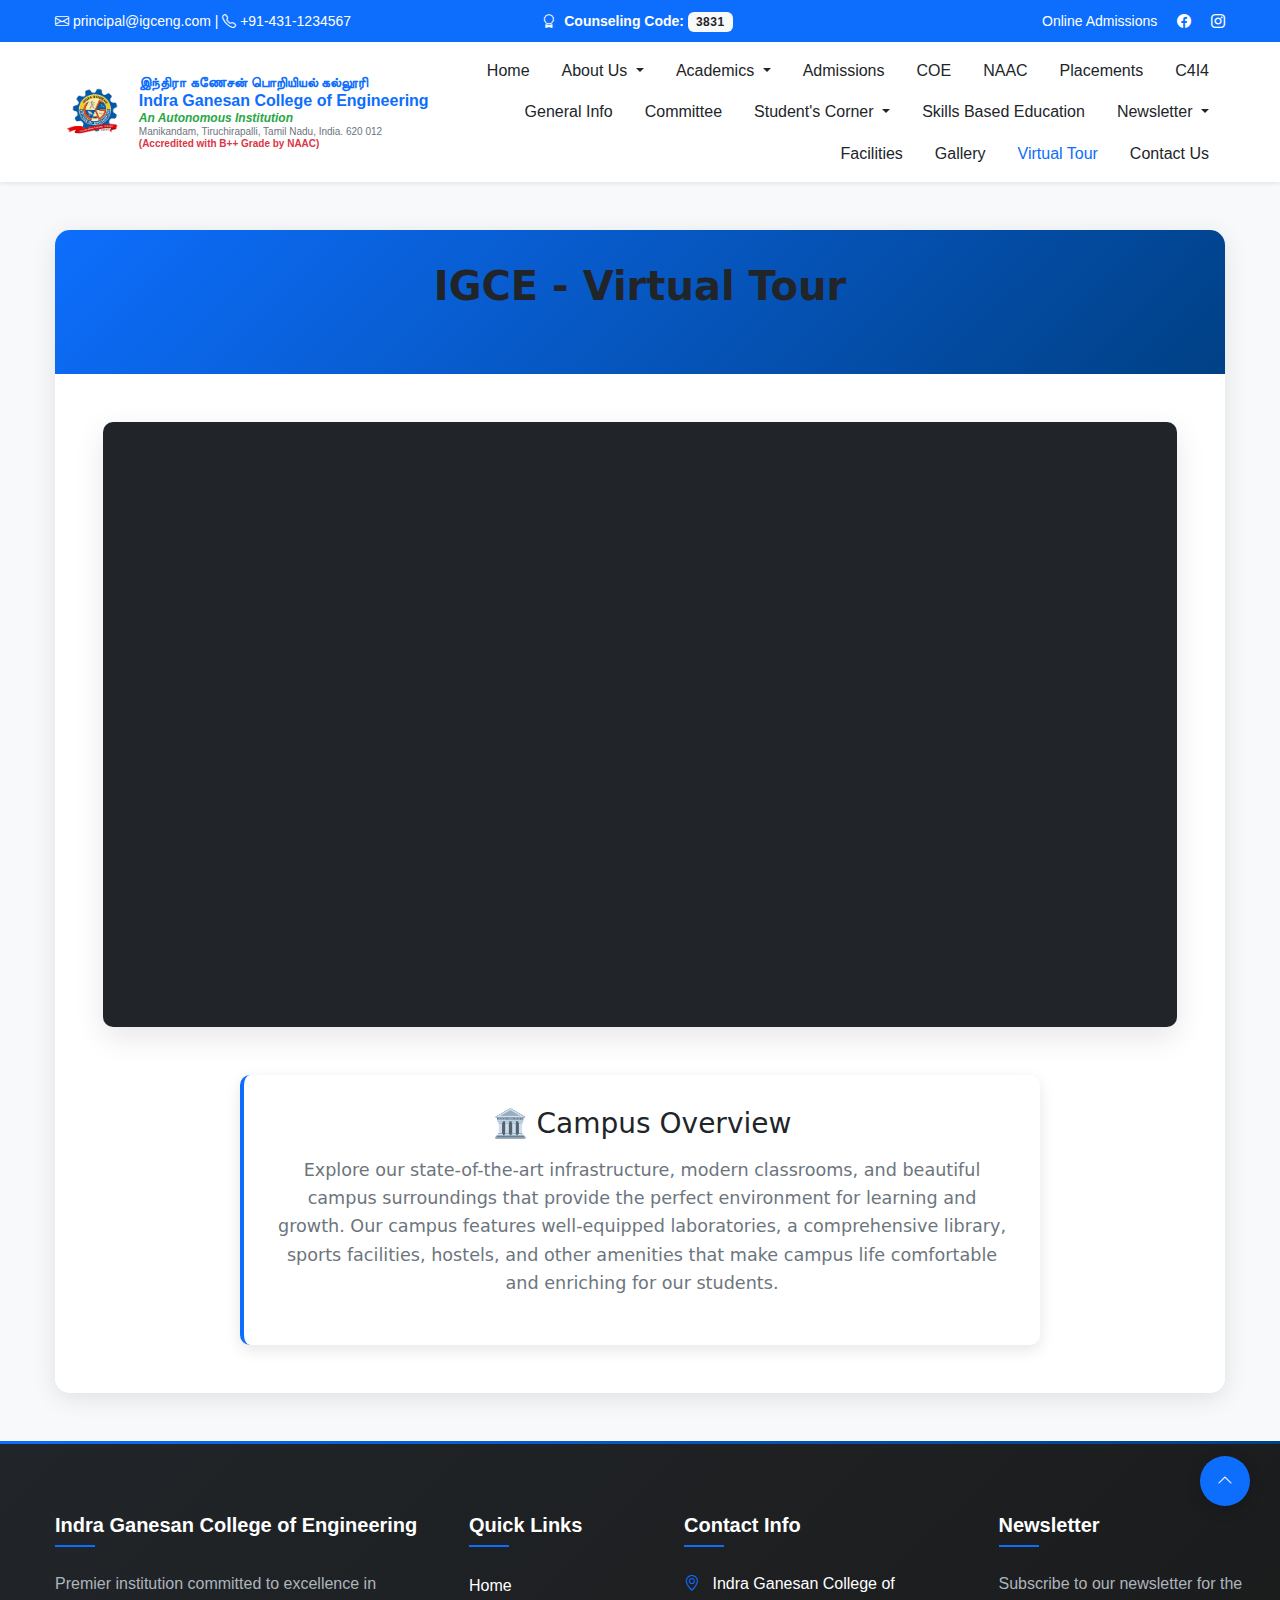
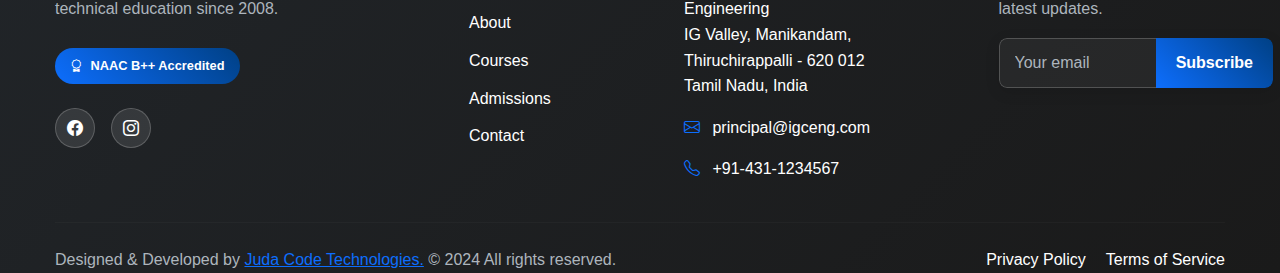
<file: virtualtour.html>
<!DOCTYPE html>
<html lang="en">
  <head>
    <meta charset="UTF-8" />
    <meta name="viewport" content="width=device-width, initial-scale=1.0" />
    <title>Indra Ganesan College of Engineering</title>
    <!-- Bootstrap CSS -->
    <link
      href="https://cdn.jsdelivr.net/npm/bootstrap@5.3.8/dist/css/bootstrap.min.css"
      rel="stylesheet"
    />
    <!-- Bootstrap Icons -->
    <link
      rel="stylesheet"
      <link
      href="https://cdn.jsdelivr.net/npm/bootstrap-icons@1.11.3/font/bootstrap-icons.css"
      rel="stylesheet"
    />
    <!-- Custom CSS -->
    <link rel="stylesheet" href="css/style.css" />
  </head>
  <body>
    <!-- Top Bar -->
    <div class="top-bar bg-primary text-white py-2">
      <div class="container">
        <div class="row align-items-center">
          <div class="col-md-4">
            <small
              ><i class="bi bi-envelope"></i> principal@igceng.com |
              <i class="bi bi-telephone"></i> +91-431-1234567</small
            >
          </div>
          <div class="col-md-4 text-center">
            <small class="fw-bold">
              <i class="bi bi-award me-1"></i> Counseling Code:
              <span class="badge bg-light text-dark">3831</span>
            </small>
          </div>
          <div class="col-md-4 text-md-end">
            <small>
              <a
                href="https://admission.indraganesan.org/"
                class="text-white text-decoration-none me-3"
                >Online Admissions</a
              >
              <a
                href="https://www.facebook.com/p/Indra-Ganesan-Institutions-100069961153286/"
                target="_blank"
                class="text-white text-decoration-none me-3"
                ><i class="bi bi-facebook"></i
              ></a>
              <a
                href="https://www.instagram.com/indra_ganesan_institutions/"
                target="_blank"
                class="text-white text-decoration-none"
                ><i class="bi bi-instagram"></i
              ></a>
            </small>
          </div>
        </div>
      </div>
    </div>

    <!-- Navigation Bar -->
    <nav class="navbar navbar-expand-lg navbar-light bg-white shadow-sm">
      <div class="container">
        <!-- Regular navbar brand for larger screens -->
        <a class="navbar-brand d-none d-sm-flex" href="index.html">
          <img
            src="assets/images/logos/igce_logo.jpg"
            alt="Logo"
            class="me-2 navbar-logo"
          />
          <div class="navbar-brand-content">
            <div class="tamil-text">இந்திரா கணேசன் பொறியியல் கல்லூரி</div>
            <div class="english-text">Indra Ganesan College of Engineering</div>
            <div class="autonomous-text">An Autonomous Institution</div>
            <div class="address-text">
              Manikandam, Tiruchirapalli, Tamil Nadu, India. 620 012
            </div>
            <div class="accreditation-text">
              (Accredited with B++ Grade by NAAC)
            </div>
          </div>
        </a>

        <!-- Compact navbar brand for mobile screens -->
        <a
          class="navbar-brand navbar-brand-compact d-flex d-sm-none"
          href="index.html"
        >
          <img
            src="assets/images/logos/igce_logo.jpg"
            alt="Logo"
            class="navbar-logo"
          />
          <div class="navbar-brand-content">
            <div class="english-text">Indra Ganesan College of Engineering</div>
            <div class="autonomous-text">Autonomous Institution</div>
          </div>
        </a>

        <button
          class="navbar-toggler"
          type="button"
          data-bs-toggle="collapse"
          data-bs-target="#navbarNav"
        >
          <span class="navbar-toggler-icon"></span>
        </button>
        <div class="collapse navbar-collapse" id="navbarNav">
          <ul class="navbar-nav ms-auto">
            <li class="nav-item">
              <a class="nav-link active" href="index.html">Home</a>
            </li>
            <li class="nav-item dropdown">
              <a
                class="nav-link dropdown-toggle"
                href="#"
                id="aboutDropdown"
                role="button"
                data-bs-toggle="dropdown"
              >
                About Us
              </a>
              <ul class="dropdown-menu">
                <li>
                  <a class="dropdown-item" href="about.html">About Us</a>
                </li>
                <li>
                  <a class="dropdown-item" href="about.html#vision"
                    >Vision & Mission</a
                  >
                </li>
                <li>
                  <a class="dropdown-item" href="about.html#management"
                    >Management</a
                  >
                </li>
                <li>
                  <a class="dropdown-item" href="about.html#governance"
                    >Governance</a
                  >
                </li>
              </ul>
            </li>
            <li class="nav-item dropdown">
              <a
                class="nav-link dropdown-toggle"
                href="#"
                id="academicsDropdown"
                role="button"
                data-bs-toggle="dropdown"
              >
                Academics
              </a>
              <ul class="dropdown-menu">
                <li>
                  <a class="dropdown-item" href="courses.html">Courses</a>
                </li>
                <li>
                  <a class="dropdown-item" href="departments.html"
                    >Departments</a
                  >
                </li>

                <li>
                  <a
                    class="dropdown-item"
                    href="https://cac.annauniv.edu/"
                    target="_blank"
                    >Syllabi</a
                  >
                </li>
              </ul>
            </li>
            <li class="nav-item">
              <a class="nav-link" href="https://admission.indraganesan.org/"
                >Admissions</a
              >
            </li>
            <li class="nav-item">
              <a class="nav-link" href="placement.html">COE</a>
            </li>
            <li class="nav-item">
              <a class="nav-link" href="placement.html">NAAC</a>
            </li>
            <li class="nav-item">
              <a class="nav-link" href="placement.html">Placements</a>
            </li>
            <li class="nav-item">
              <a class="nav-link" href="placement.html">C4I4</a>
            </li>
            <li class="nav-item">
              <a class="nav-link" href="placement.html">General Info</a>
            </li>
            <li class="nav-item">
              <a class="nav-link" href="placement.html">Committee</a>
            </li>
            <li class="nav-item dropdown">
              <a
                class="nav-link dropdown-toggle"
                href="#"
                id="aboutDropdown"
                role="button"
                data-bs-toggle="dropdown"
              >
                Student's Corner
              </a>
              <ul class="dropdown-menu">
                <li>
                  <a class="dropdown-item" href="about.html">NSS</a>
                </li>
                <li>
                  <a class="dropdown-item" href="about.html#vision">RRC</a>
                </li>
                <li>
                  <a class="dropdown-item" href="about.html#management">YRC</a>
                </li>
              </ul>
            </li>
            <li class="nav-item">
              <a class="nav-link" href="placement.html"
                >Skills Based Education</a
              >
            </li>

            <li class="nav-item dropdown">
              <a
                class="nav-link dropdown-toggle"
                href="#"
                id="newsletterDropdown"
                role="button"
                data-bs-toggle="dropdown"
                aria-expanded="false"
              >
                Newsletter
              </a>

              <ul class="dropdown-menu" aria-labelledby="newsletterDropdown">
                <li class="dropdown-submenu">
                  <a
                    class="dropdown-item dropdown-toggle"
                    href="#"
                    id="yearDropdown"
                    role="button"
                  >
                    2025 - 2026
                  </a>
                  <ul class="dropdown-menu" aria-labelledby="yearDropdown">
                    <li>
                      <a
                        class="dropdown-item"
                        href="assets/newsletter/2025/25-jun.pdf"
                        target="_blank"
                        >June</a
                      >
                    </li>
                    <li>
                      <a
                        class="dropdown-item"
                        href="assets/newsletter/2025/25-apr.pdf"
                        target="_blank"
                        >April</a
                      >
                    </li>
                    <li>
                      <a
                        class="dropdown-item"
                        href="assets/newsletter/2025/25-mar.pdf"
                        target="_blank"
                        >March</a
                      >
                    </li>
                    <li>
                      <a
                        class="dropdown-item"
                        href="assets/newsletter/2025/25-feb.pdf"
                        target="_blank"
                        >Febraury</a
                      >
                    </li>
                    <li>
                      <a
                        class="dropdown-item"
                        href="assets/newsletter/2025/25-jan.pdf"
                        target="_blank"
                        >January</a
                      >
                    </li>
                  </ul>
                </li>
                <li class="dropdown-submenu">
                  <a
                    class="dropdown-item dropdown-toggle"
                    href="#"
                    id="yearDropdown"
                    role="button"
                  >
                    2024 - 2025
                  </a>
                  <ul class="dropdown-menu" aria-labelledby="yearDropdown">
                    <li>
                      <a
                        class="dropdown-item"
                        href="assets/newsletter/2024/24-dec.pdf"
                        target="_blank"
                        >December</a
                      >
                    </li>
                    <li>
                      <a
                        class="dropdown-item"
                        href="assets/newsletter/2024/24-nov.pdf"
                        target="_blank"
                        >November</a
                      >
                    </li>
                    <li>
                      <a
                        class="dropdown-item"
                        href="assets/newsletter/2024/24-oct.pdf"
                        target="_blank"
                        >October</a
                      >
                    </li>
                    <li>
                      <a
                        class="dropdown-item"
                        href="assets/newsletter/2024/24-aug.pdf"
                        target="_blank"
                        >August</a
                      >
                    </li>
                    <li>
                      <a
                        class="dropdown-item"
                        href="assets/newsletter/2024/24-jul.pdf"
                        target="_blank"
                        >July</a
                      >
                    </li>
                    <li>
                      <a
                        class="dropdown-item"
                        href="assets/newsletter/2024/24-jun.pdf"
                        target="_blank"
                        >June</a
                      >
                    </li>
                    <li>
                      <a
                        class="dropdown-item"
                        href="assets/newsletter/2024/24-may.pdf"
                        target="_blank"
                        >May</a
                      >
                    </li>
                    <li>
                      <a
                        class="dropdown-item"
                        href="assets/newsletter/2024/24-apr.pdf"
                        target="_blank"
                        >April</a
                      >
                    </li>
                    <li>
                      <a
                        class="dropdown-item"
                        href="assets/newsletter/2024/24-mar.pdf"
                        target="_blank"
                        >March</a
                      >
                    </li>
                    <li>
                      <a
                        class="dropdown-item"
                        href="assets/newsletter/2024/24-feb.pdf"
                        target="_blank"
                        >Febraury</a
                      >
                    </li>
                    <li>
                      <a
                        class="dropdown-item"
                        href="assets/newsletter/2024/24-jan.pdf"
                        target="_blank"
                        >January</a
                      >
                    </li>
                  </ul>
                </li>
                <li class="dropdown-submenu">
                  <a
                    class="dropdown-item dropdown-toggle"
                    href="#"
                    id="yearDropdown"
                    role="button"
                  >
                    2023 - 2024
                  </a>
                  <ul class="dropdown-menu" aria-labelledby="yearDropdown">
                    <li>
                      <a
                        class="dropdown-item"
                        href="assets/newsletter/2023/23-dec.pdf"
                        target="_blank"
                        >December</a
                      >
                    </li>
                    <li>
                      <a
                        class="dropdown-item"
                        href="assets/newsletter/2023/23-nov.pdf"
                        target="_blank"
                        >November</a
                      >
                    </li>
                    <li>
                      <a
                        class="dropdown-item"
                        href="assets/newsletter/2023/23-oct.pdf"
                        target="_blank"
                        >October</a
                      >
                    </li>
                    <li>
                      <a
                        class="dropdown-item"
                        href="assets/newsletter/2023/23-aug.pdf"
                        target="_blank"
                        >August</a
                      >
                    </li>
                    <li>
                      <a
                        class="dropdown-item"
                        href="assets/newsletter/2023/23-jul.pdf"
                        target="_blank"
                        >July</a
                      >
                    </li>
                    <li>
                      <a
                        class="dropdown-item"
                        href="assets/newsletter/2023/23-jun.pdf"
                        target="_blank"
                        >June</a
                      >
                    </li>
                  </ul>
                </li>
              </ul>
            </li>

            <li class="nav-item">
              <a class="nav-link" href="facilities.html">Facilities</a>
            </li>
            <li class="nav-item">
              <a class="nav-link" href="gallery.html">Gallery</a>
            </li>
            <li class="nav-item">
              <a class="nav-link" href="virtualtour.html">Virtual Tour</a>
            </li>
            <li class="nav-item">
              <a class="nav-link" href="contact.html">Contact Us</a>
            </li>
          </ul>
        </div>
      </div>
    </nav>

    <!-- Virtual Tour Section -->
    <div class="virtual-tour-container">
      <div class="container">
        <div class="panel panel-default">
          <div class="panel-heading">
            <h1 class="heading1">IGCE - Virtual Tour</h1>
          </div>
          <div class="panel-body">
            <div class="video-wrapper">
              <div class="video-container">
                <iframe
                  src="https://www.youtube.com/embed/lXiN1ilr78w"
                  title="College Tour | IGCE | @IndraGanesanInstitutions"
                  frameborder="0"
                  allow="accelerometer; autoplay; clipboard-write; encrypted-media; gyroscope; picture-in-picture; web-share"
                  referrerpolicy="strict-origin-when-cross-origin"
                  allowfullscreen
                >
                </iframe>
              </div>
            </div>

            <!-- Campus Overview Only -->
            <div class="tour-info">
              <div class="info-card">
                <h3>🏛️ Campus Overview</h3>
                <p>
                  Explore our state-of-the-art infrastructure, modern
                  classrooms, and beautiful campus surroundings that provide the
                  perfect environment for learning and growth. Our campus
                  features well-equipped laboratories, a comprehensive library,
                  sports facilities, hostels, and other amenities that make
                  campus life comfortable and enriching for our students.
                </p>
              </div>
            </div>
          </div>
        </div>
      </div>
    </div>

    <footer class="bg-dark text-white pt-5 position-relative">
      <!-- Back to Top Button -->
      <a href="#" class="footer-back-to-top">
        <i class="bi bi-chevron-up"></i>
      </a>

      <div class="container">
        <div class="row g-4">
          <div class="col-lg-4">
            <h5 class="mb-4">Indra Ganesan College of Engineering</h5>
            <p>
              Premier institution committed to excellence in technical education
              since 2008.
            </p>
            <span class="footer-badge">
              <i class="bi bi-award me-1"></i> NAAC B++ Accredited
            </span>
            <div class="d-flex mt-4">
              <a
                href="https://www.facebook.com/p/Indra-Ganesan-Institutions-100069961153286/"
                class="text-white text-decoration-none me-3"
                ><i class="bi bi-facebook"></i
              ></a>
              <a
                href="https://www.instagram.com/indra_ganesan_institutions/"
                class="text-white text-decoration-none"
                ><i class="bi bi-instagram"></i
              ></a>
            </div>
          </div>
          <div class="col-lg-2">
            <h5 class="mb-4">Quick Links</h5>
            <ul class="list-unstyled">
              <li class="mb-2">
                <a href="index.html" class="text-white text-decoration-none"
                  >Home</a
                >
              </li>
              <li class="mb-2">
                <a href="about.html" class="text-white text-decoration-none"
                  >About</a
                >
              </li>
              <li class="mb-2">
                <a href="courses.html" class="text-white text-decoration-none"
                  >Courses</a
                >
              </li>
              <li class="mb-2">
                <a
                  href="admissions.html"
                  class="text-white text-decoration-none"
                  >Admissions</a
                >
              </li>
              <li class="mb-2">
                <a href="contact.html" class="text-white text-decoration-none"
                  >Contact</a
                >
              </li>
            </ul>
          </div>
          <div class="col-lg-3">
            <h5 class="mb-4">Contact Info</h5>
            <ul class="list-unstyled">
              <li class="mb-3">
                <i class="bi bi-geo-alt me-2"></i> Indra Ganesan College of
                Engineering<br />
                IG Valley, Manikandam,<br />
                Thiruchirappalli - 620 012<br />
                Tamil Nadu, India
              </li>
              <li class="mb-3">
                <i class="bi bi-envelope me-2"></i> principal@igceng.com
              </li>
              <li class="mb-3">
                <i class="bi bi-telephone me-2"></i> +91-431-1234567
              </li>
            </ul>
          </div>
          <div class="col-lg-3">
            <h5 class="mb-4">Newsletter</h5>
            <p>Subscribe to our newsletter for the latest updates.</p>
            <div class="input-group mb-3">
              <input
                type="email"
                class="form-control"
                placeholder="Your email"
              />
              <button class="btn btn-primary" type="button">Subscribe</button>
            </div>
          </div>
        </div>
        <hr class="my-4" />
        <div class="row">
          <div class="col-md-6">
            <p class="mb-0">
              Designed & Developed by
              <a href="www.judahcodetechnologies.com"
                >Juda Code Technologies.</a
              >
              © 2024 All rights reserved.
            </p>
          </div>
          <div class="col-md-6 text-md-end">
            <a href="#" class="text-white text-decoration-none me-3"
              >Privacy Policy</a
            >
            <a href="#" class="text-white text-decoration-none"
              >Terms of Service</a
            >
          </div>
        </div>
      </div>
    </footer>

    <script src="https://cdn.jsdelivr.net/npm/bootstrap@5.3.0-alpha1/dist/js/bootstrap.bundle.min.js"></script>
    <script src="js/script.js"></script>
  </body>
</html>
</file>
<file: css/style.css>
/* Custom Styles for Indra Ganesan College of Engineering */

/* ===== CSS VARIABLES ===== */
:root {
  --primary-color: #0d6efd;
  --secondary-color: #6c757d;
  --dark-color: #212529;
  --light-color: #f8f9fa;
  --accent-color: #004085;
  --success-color: #198754;
  --warning-color: #ffc107;
  --danger-color: #dc3545;
  --info-color: #0dcaf0;
}

/* ===== GLOBAL STYLES ===== */
body {
  font-family: "Segoe UI", Tahoma, Geneva, Verdana, sans-serif;
  line-height: 1.6;
  color: #333;
}

html {
  scroll-behavior: smooth;
}

/* ===== LAYOUT COMPONENTS ===== */

/* Top Bar */
.top-bar {
  font-size: 1rem;
}

.top-bar .badge {
  font-size: 0.75rem;
  padding: 0.25rem 0.5rem;
  font-weight: 600;
}

.top-bar a:hover {
  text-decoration: underline !important;
}

/* Navigation */
.navbar-brand img {
  border-radius: 4px;
}

.navbar-nav {
  flex-wrap: wrap;
  width: 100%;
  justify-content: flex-end;
}

.navbar-light .navbar-nav .nav-link {
  color: var(--dark-color);
  font-weight: 500;
  padding: 0.5rem 1rem;
  transition: color 0.3s ease;
}

.navbar-light .navbar-nav .nav-link:hover,
.navbar-light .navbar-nav .nav-link.active {
  color: var(--primary-color);
}

.navbar-light .navbar-toggler {
  border: none;
  padding: 0.25rem 0.5rem;
}

/* Navbar Brand Styles */
.navbar-brand {
  display: flex;
  align-items: center;
  text-decoration: none;
  padding: 8px 12px;
  margin: -8px 0;
  border-radius: 5px;
  transition: all 0.3s ease;
  flex-shrink: 0;
  max-width: 400px;
  position: static;
  width: 100%;
  z-index: 1030;
  animation: slideInBrand 0.5s ease-out;
}

.navbar-brand:hover {
  background-color: rgba(13, 110, 253, 0.05);
  transform: translateY(-1px);
}

.navbar-brand:focus {
  outline: 2px solid var(--primary-color);
  outline-offset: 2px;
}

.navbar-logo {
  height: 50px;
  width: auto;
  flex-shrink: 0;
  transition: transform 0.3s ease;
}

.navbar-brand:hover .navbar-logo {
  transform: scale(1.05);
}

.navbar-brand-content {
  display: flex;
  flex-direction: column;
  margin-left: 12px;
  line-height: 1.2;
  flex: 1;
}

/* Text Styles for Navbar Brand */
.tamil-text {
  font-family: "Arial Unicode MS", "Nirmala UI", "Latha", "Kartika", sans-serif;
  font-size: 14px;
  font-weight: 600;
  color: var(--primary-color);
  margin-bottom: 2px;
  line-height: 1.1;
}

.navbar-brand:hover .tamil-text {
  color: var(--accent-color);
}

.english-text {
  font-size: 16px;
  font-weight: 700;
  color: var(--primary-color);
  margin-bottom: 2px;
  white-space: nowrap;
  line-height: 1.1;
}

.navbar-brand:hover .english-text {
  color: var(--accent-color);
}

.autonomous-text {
  font-size: 12px;
  font-weight: 600;
  color: #28a745;
  margin-bottom: 1px;
  font-style: italic;
  line-height: 1.1;
}

.address-text {
  font-size: 10px;
  color: var(--secondary-color);
  margin-bottom: 1px;
  line-height: 1.1;
}

.accreditation-text {
  font-size: 10px;
  font-weight: 600;
  color: #dc3545;
  line-height: 1.1;
}

/* Alternative Compact Brand */
.navbar-brand-compact {
  display: none;
}

/* Responsive Styles for Navbar Brand */
@media (max-width: 1200px) {
  .navbar-brand {
    max-width: 350px;
  }
  .tamil-text {
    font-size: 13px;
  }
  .english-text {
    font-size: 15px;
  }
  .autonomous-text {
    font-size: 11px;
  }
  .address-text,
  .accreditation-text {
    font-size: 9px;
  }
}

@media (max-width: 992px) {
  .navbar-brand {
    max-width: 300px;
  }
  .navbar-brand-content {
    margin-left: 8px;
  }
  .tamil-text {
    font-size: 12px;
  }
  .english-text {
    font-size: 14px;
  }
  .autonomous-text {
    font-size: 10px;
  }
  .address-text,
  .accreditation-text {
    font-size: 8px;
  }
  .navbar-logo {
    height: 45px;
  }
}

@media (max-width: 768px) {
  .navbar-brand {
    max-width: 280px;
    padding: 5px 8px;
  }
  .navbar-brand-content {
    margin-left: 6px;
  }
  .tamil-text {
    font-size: 11px;
  }
  .english-text {
    font-size: 13px;
    white-space: normal;
  }
  .autonomous-text {
    font-size: 9px;
  }
  .address-text,
  .accreditation-text {
    font-size: 7px;
  }
  .navbar-logo {
    height: 40px;
  }
  .program-tabs .nav-link {
    padding: 0.75rem 1rem;
    font-size: 0.9rem;
  }

  .stat-number {
    font-size: 2.5rem;
  }
}

@media (max-width: 576px) {
  .navbar-brand {
    max-width: 250px;
  }
  .tamil-text {
    font-size: 10px;
  }
  .english-text {
    font-size: 12px;
  }
  .autonomous-text {
    font-size: 8px;
  }
  .address-text,
  .accreditation-text {
    font-size: 7px;
  }
  .navbar-logo {
    height: 35px;
  }
}

@media (max-width: 480px) {
  .navbar-brand {
    max-width: 220px;
  }
  .tamil-text {
    font-size: 9px;
  }
  .english-text {
    font-size: 11px;
  }
  .autonomous-text {
    font-size: 7px;
  }
  .address-text,
  .accreditation-text {
    font-size: 6px;
  }
  .navbar-logo {
    height: 32px;
  }
}

@media (max-width: 400px) {
  .navbar-brand:not(.navbar-brand-compact) {
    display: none;
  }
  .navbar-brand-compact {
    display: flex;
    flex-direction: column;
    align-items: center;
    text-align: center;
    max-width: 180px;
  }
  .navbar-brand-compact .navbar-logo {
    height: 30px;
    margin-bottom: 4px;
  }
  .navbar-brand-compact .english-text {
    font-size: 12px;
    font-weight: 700;
    color: var(--primary-color);
    line-height: 1.1;
  }
  .navbar-brand-compact .autonomous-text {
    font-size: 9px;
    color: #28a745;
    font-style: italic;
    line-height: 1.1;
  }
}

/* Accessibility and Special Modes */
@media (prefers-contrast: high) {
  .tamil-text,
  .english-text {
    color: #000 !important;
    font-weight: 800;
  }
  .autonomous-text {
    color: #006400 !important;
  }
  .accreditation-text {
    color: #8b0000 !important;
  }
}

@media (prefers-reduced-motion: reduce) {
  .navbar-brand,
  .navbar-logo {
    transition: none;
    animation: none;
  }
}

@media print {
  .navbar-brand {
    border: 1px solid #ddd !important;
    background: white !important;
    color: black !important;
    max-width: 300px !important;
  }
  .navbar-logo {
    filter: grayscale(100%) !important;
  }
  .tamil-text,
  .english-text {
    color: black !important;
  }
}

/* Animation */
@keyframes slideInBrand {
  from {
    opacity: 0;
    transform: translateX(-20px);
  }
  to {
    opacity: 1;
    transform: translateX(0);
  }
}

/* ===== ABOUT PAGE STYLES ===== */

/* Page Header */
.page-header {
  background: linear-gradient(
    135deg,
    var(--primary-color) 0%,
    var(--accent-color) 100%
  );
  position: relative;
  overflow: hidden;
}

.page-header::before {
  content: "";
  position: absolute;
  top: 0;
  left: 0;
  right: 0;
  bottom: 0;
  background: url('data:image/svg+xml,<svg xmlns="http://www.w3.org/2000/svg" viewBox="0 0 1000 100" fill="%23ffffff" opacity="0.1"><polygon points="0,0 1000,50 1000,100 0,100"/></svg>');
  background-size: cover;
}

/* Content Section */
.about-content img {
  border-radius: 10px;
  box-shadow: 0 10px 30px rgba(0, 0, 0, 0.1);
  transition: transform 0.3s ease;
}

.about-content img:hover {
  transform: scale(1.02);
}

/* Vision & Mission Cards */
#vision .card {
  border-radius: 15px;
  transition: all 0.3s ease;
  border: 1px solid rgba(0, 0, 0, 0.05);
}

#vision .card:hover {
  transform: translateY(-5px);
  box-shadow: 0 15px 35px rgba(0, 0, 0, 0.1);
}

#vision .card-body {
  padding: 3rem 2rem;
}

/* Quality Policy */
.quality-policy .d-flex {
  padding: 1.5rem;
  border-radius: 10px;
  transition: all 0.3s ease;
}

.quality-policy .d-flex:hover {
  background: rgba(13, 110, 253, 0.05);
  transform: translateX(10px);
}

/* Management Section */
#management .card {
  transition: all 0.3s ease;
  border: 1px solid rgba(0, 0, 0, 0.05);
}

#management .card:hover {
  transform: translateY(-8px);
  box-shadow: 0 12px 25px rgba(0, 0, 0, 0.15);
}

#management img {
  transition: transform 0.3s ease;
}

#management .card:hover img {
  transform: scale(1.05);
}

/* Quick Facts */
.quick-facts-card {
  position: sticky;
  top: 100px;
}

.quick-facts-card .list-unstyled li {
  padding: 0.75rem 0;
  border-bottom: 1px solid rgba(0, 0, 0, 0.1);
  transition: all 0.3s ease;
}

.quick-facts-card .list-unstyled li:last-child {
  border-bottom: none;
}

.quick-facts-card .list-unstyled li:hover {
  background: rgba(13, 110, 253, 0.05);
  padding-left: 10px;
}

/* Achievements */
.achievement-item {
  transition: all 0.3s ease;
  border-radius: 10px;
  padding: 1rem;
}

.achievement-item:hover {
  background: rgba(255, 255, 255, 0.8);
  transform: translateX(10px);
  box-shadow: 0 5px 15px rgba(0, 0, 0, 0.1);
}

.achievement-icon {
  width: 70px;
  height: 70px;
  display: flex;
  align-items: center;
  justify-content: center;
  border-radius: 50%;
  flex-shrink: 0;
}

/* Typography */
.about-content h2 {
  color: var(--primary-color);
  position: relative;
  padding-bottom: 15px;
  margin-bottom: 25px;
}

.about-content h2::after {
  content: "";
  position: absolute;
  bottom: 0;
  left: 0;
  width: 60px;
  height: 3px;
  background: linear-gradient(45deg, var(--primary-color), var(--accent-color));
  border-radius: 2px;
}

.about-content h3 {
  color: var(--dark-color);
  font-weight: 600;
}

.lead {
  font-size: 1.2rem;
  line-height: 1.7;
  color: var(--dark-color);
}

/* Card Header */
.card-header.bg-primary {
  background: linear-gradient(
    135deg,
    var(--primary-color) 0%,
    var(--accent-color) 100%
  ) !important;
}

/* Badge Styles */
.badge {
  font-weight: 500;
  letter-spacing: 0.5px;
  font-size: 0.8rem;
  margin-right: 5px;
}

/* Background Sections */
.bg-light.rounded {
  border-radius: 15px !important;
  padding: 3rem 2rem;
}

/* Breadcrumb */
.breadcrumb {
  background: transparent;
  margin-bottom: 0;
}

.breadcrumb-item a {
  text-decoration: none;
}

/* Section Spacing */
section {
  padding: 80px 0;
}

/* ===== HERO SECTION ===== */
.hero-section {
  background: linear-gradient(rgba(13, 110, 253, 0.8), rgba(0, 86, 179, 0.9)),
    url("https://images.unsplash.com/photo-1523050854058-8df90110c9f1?ixlib=rb-4.0.3&auto=format&fit=crop&w=1920&q=80")
      center/cover no-repeat;
  color: white;
  padding: 100px 0;
  position: relative;
}

.min-vh-80 {
  min-height: 80vh;
}

.hero-stats {
  backdrop-filter: blur(10px);
  background: rgba(255, 255, 255, 0.95) !important;
}

.stat-number {
  font-weight: 700;
}

.stat-label {
  font-size: 0.875rem;
  color: var(--secondary-color);
}

/* ===== COURSE PAGE STYLES ===== */
.course-card {
  border: none;
  border-radius: 12px;
  transition: all 0.3s ease;
  box-shadow: 0 5px 15px rgba(0, 0, 0, 0.08);
  overflow: hidden;
  height: 100%;
}

.course-card:hover {
  transform: translateY(-10px);
  box-shadow: 0 15px 30px rgba(0, 0, 0, 0.15);
}

.course-card .card-header {
  background: linear-gradient(135deg, var(--primary-color) 0%, #004085 100%);
  color: white;
  padding: 1.5rem;
  border-bottom: none;
}

.course-icon {
  font-size: 2.5rem;
  margin-bottom: 1rem;
  display: inline-block;
  padding: 15px;
  border-radius: 50%;
  background: rgba(255, 255, 255, 0.2);
}

.course-features {
  list-style: none;
  padding: 0;
}

.course-features li {
  padding: 8px 0;
  border-bottom: 1px solid #eee;
}

.course-features li:last-child {
  border-bottom: none;
}

.course-features li i {
  color: var(--primary-color);
  margin-right: 10px;
}

.program-tabs .nav-link {
  border: none;
  padding: 1rem 1.5rem;
  font-weight: 600;
  color: var(--secondary-color);
  border-radius: 0;
}

.program-tabs .nav-link.active {
  color: var(--primary-color);
  border-bottom: 3px solid var(--primary-color);
  background: transparent;
}

.specialization-badge {
  background: var(--light-color);
  color: var(--dark-color);
  padding: 5px 12px;
  border-radius: 20px;
  font-size: 0.85rem;
  margin: 2px;
  display: inline-block;
  border: 1px solid #dee2e6;
}

.stats-section {
  background: var(--light-color);
}

.stat-item {
  text-align: center;
  padding: 2rem 1rem;
}

.stat-number {
  font-size: 3rem;
  font-weight: 700;
  color: var(--primary-color);
  display: block;
}

.stat-label {
  font-size: 1.1rem;
  color: var(--secondary-color);
}

/* Course Filter Styles */
.filter-buttons {
  margin-bottom: 2rem;
}

.filter-buttons .btn {
  margin: 0 5px 10px;
  transition: all 0.3s ease;
}

.filter-buttons .btn.active {
  background-color: var(--primary-color);
  color: white;
  border-color: var(--primary-color);
}

.course-item {
  transition: all 0.3s ease;
  margin-bottom: 2rem;
}

.course-item.hidden {
  display: none;
}

@media (min-width: 1200px) {
  .course-item {
    flex: 0 0 33.333333%;
    max-width: 33.333333%;
  }
}

/* ===== BUTTONS ===== */
.btn-primary {
  background: linear-gradient(45deg, var(--primary-color), var(--accent-color));
  border: none;
  padding: 12px 30px;
  border-radius: 30px;
  font-weight: 600;
  transition: all 0.3s ease;
}

.btn-primary:hover {
  background: linear-gradient(45deg, var(--accent-color), var(--primary-color));
  transform: translateY(-2px);
  box-shadow: 0 6px 15px rgba(13, 110, 253, 0.3);
}

.btn-outline-primary {
  border: 2px solid var(--primary-color);
  color: var(--primary-color);
  padding: 10px 25px;
  border-radius: 30px;
  font-weight: 600;
  transition: all 0.3s ease;
}

.btn-outline-primary:hover {
  background-color: var(--primary-color);
  color: white;
  transform: translateY(-2px);
}

.btn-outline-light {
  border: 2px solid white;
  color: white;
  padding: 10px 25px;
  border-radius: 30px;
  font-weight: 600;
  transition: all 0.3s ease;
}

.btn-outline-light:hover {
  background-color: white;
  color: var(--primary-color);
  transform: translateY(-2px);
}

/* ===== SECTIONS ===== */

/* Highlights Section */
.highlights-section .bi {
  color: var(--primary-color);
}

/* Announcements Section */
.announcements-section {
  background: linear-gradient(
    135deg,
    var(--primary-color) 0%,
    var(--accent-color) 100%
  );
}

/* ===== FORM STYLES ===== */
.form-control {
  border-radius: 8px;
  padding: 12px 15px;
  border: 1px solid #dee2e6;
  transition: all 0.3s ease;
}

.form-control:focus,
.btn:focus {
  border-color: var(--primary-color);
  box-shadow: 0 0 0 0.2rem rgba(13, 110, 253, 0.25);
}

/* Contact Form */
.contact-info .d-flex {
  align-items: flex-start;
}

.contact-info i {
  margin-top: 2px;
}

.full-width-image {
  width: 100%;
  height: 300px;
  object-fit: cover;
  border-radius: 10px;
  box-shadow: 0 10px 30px rgba(0, 0, 0, 0.1);
  margin-bottom: 3rem;
}

.content-section {
  max-width: 1200px;
  margin: 0 auto;
}

.content-section h2 {
  color: var(--primary-color);
  border-bottom: 3px solid var(--primary-color);
  padding-bottom: 10px;
  margin-bottom: 2rem;
  display: inline-block;
}

.content-section p {
  font-size: 1.1rem;
  line-height: 1.8;
  margin-bottom: 1.5rem;
  text-align: justify;
}

.content-section .lead {
  font-size: 1.25rem;
  font-weight: 400;
  color: var(--dark-color);
}

/* ===== FOOTER STYLES ===== */
footer {
  background: linear-gradient(
    135deg,
    var(--dark-color) 0%,
    #1a1a1a 100%
  ) !important;
  color: #e9ecef;
  position: relative;
  overflow: hidden;
  background-image: radial-gradient(
      circle at 10% 20%,
      rgba(13, 110, 253, 0.1) 0%,
      transparent 20%
    ),
    radial-gradient(
      circle at 90% 80%,
      rgba(0, 86, 179, 0.1) 0%,
      transparent 20%
    );
}

footer::before {
  content: "";
  position: absolute;
  top: 0;
  left: 0;
  right: 0;
  height: 3px;
  background: linear-gradient(90deg, var(--primary-color), var(--accent-color));
}

footer h5 {
  color: #ffffff;
  font-weight: 700;
  margin-bottom: 1.5rem;
  position: relative;
  padding-bottom: 10px;
}

footer h5::after {
  content: "";
  position: absolute;
  bottom: 0;
  left: 0;
  width: 40px;
  height: 2px;
  background: var(--primary-color);
}

footer p {
  color: #adb5bd;
  line-height: 1.6;
}

/* Quick Links */
footer .list-unstyled li {
  margin-bottom: 0.5rem;
  transition: transform 0.3s ease;
}

footer .list-unstyled li:hover {
  transform: translateX(5px);
}

footer .list-unstyled a {
  color: #adb5bd;
  text-decoration: none;
  transition: all 0.3s ease;
  display: block;
  padding: 2px 0;
}

footer .list-unstyled a:hover {
  color: var(--primary-color);
  padding-left: 5px;
}

/* Contact Info */
footer .list-unstyled .bi {
  color: var(--primary-color);
  width: 20px;
  text-align: center;
}

/* Social Media Icons */
footer .d-flex a {
  display: inline-flex;
  align-items: center;
  justify-content: center;
  width: 40px;
  height: 40px;
  background: rgba(255, 255, 255, 0.1);
  border-radius: 50%;
  transition: all 0.3s ease;
  border: 1px solid rgba(255, 255, 255, 0.2);
}

footer .d-flex a:hover {
  background: var(--primary-color);
  transform: translateY(-3px);
  box-shadow: 0 5px 15px rgba(13, 110, 253, 0.4);
}

/* Newsletter Form */
footer .input-group {
  border-radius: 8px;
  overflow: hidden;
  box-shadow: 0 4px 15px rgba(0, 0, 0, 0.1);
}

footer .form-control {
  background: rgba(255, 255, 255, 0.05);
  border: 1px solid rgba(255, 255, 255, 0.2);
  color: #fff;
  padding: 12px 15px;
  border-radius: 8px 0 0 8px;
}

footer .form-control::placeholder {
  color: #adb5bd;
}

footer .form-control:focus {
  background: rgba(255, 255, 255, 0.1);
  border-color: var(--primary-color);
  box-shadow: 0 0 0 0.2rem rgba(13, 110, 253, 0.25);
  color: #fff;
}

footer .btn-primary {
  border-radius: 0 8px 8px 0;
  border: none;
  padding: 12px 20px;
  font-weight: 600;
  background: linear-gradient(45deg, var(--primary-color), var(--accent-color));
  transition: all 0.3s ease;
}

footer .btn-primary:hover {
  background: linear-gradient(45deg, var(--accent-color), var(--primary-color));
  transform: translateY(-1px);
}

/* Footer Bottom */
footer hr {
  border-color: rgba(255, 255, 255, 0.1);
  margin: 2rem 0;
}

footer .text-md-end a {
  color: #adb5bd;
  text-decoration: none;
  transition: color 0.3s ease;
  position: relative;
}

footer .text-md-end a::after {
  content: "";
  position: absolute;
  bottom: -2px;
  left: 0;
  width: 0;
  height: 1px;
  background: var(--primary-color);
  transition: width 0.3s ease;
}

footer .text-md-end a:hover {
  color: var(--primary-color);
}

footer .text-md-end a:hover::after {
  width: 100%;
}

/* Back to Top Button */
.back-to-top,
.footer-back-to-top {
  position: fixed;
  bottom: 30px;
  right: 30px;
  background: var(--primary-color);
  color: white;
  width: 50px;
  height: 50px;
  border-radius: 50%;
  display: flex;
  align-items: center;
  justify-content: center;
  text-decoration: none;
  opacity: 0;
  transition: all 0.3s ease;
  z-index: 1000;
}

.back-to-top.show,
.footer-back-to-top {
  opacity: 1;
}

.back-to-top:hover,
.footer-back-to-top:hover {
  background: var(--accent-color);
  color: white;
  transform: translateY(-3px);
  box-shadow: 0 6px 20px rgba(0, 0, 0, 0.3);
}

.footer-back-to-top {
  position: absolute;
  top: 15px;
  right: 30px;
  box-shadow: 0 4px 15px rgba(0, 0, 0, 0.2);
}

/* College Badge */
.footer-badge {
  background: linear-gradient(45deg, var(--primary-color), var(--accent-color));
  color: white;
  padding: 8px 15px;
  border-radius: 20px;
  font-size: 0.8rem;
  font-weight: 600;
  display: inline-block;
  margin-top: 10px;
}

/* ===== UTILITY COMPONENTS ===== */

/* Table Styles */
.table-hover tbody tr:hover {
  background-color: rgba(0, 123, 255, 0.1);
}

/* Map Container */
.map-container {
  border-radius: 10px;
  overflow: hidden;
  box-shadow: 0 4px 15px rgba(0, 0, 0, 0.1);
}

/* Loading States */
.loading-overlay {
  position: fixed;
  top: 0;
  left: 0;
  width: 100%;
  height: 100%;
  background: rgba(255, 255, 255, 0.9);
  display: flex;
  align-items: center;
  justify-content: center;
  z-index: 9999;
  opacity: 0;
  visibility: hidden;
  transition: all 0.3s ease;
}

.loading-overlay.active {
  opacity: 1;
  visibility: visible;
}

.loading {
  display: inline-block;
  width: 20px;
  height: 20px;
  border: 3px solid rgba(255, 255, 255, 0.3);
  border-radius: 50%;
  border-top-color: #fff;
  animation: spin 1s ease-in-out infinite;
  text-align: center;
  padding: 2rem;
  color: var(--secondary-color);
}

/* ===== ANIMATIONS ===== */
@keyframes fadeInUp {
  from {
    opacity: 0;
    transform: translateY(30px);
  }
  to {
    opacity: 1;
    transform: translateY(0);
  }
}

@keyframes spin {
  to {
    transform: rotate(360deg);
  }
}

.fade-in-up {
  animation: fadeInUp 0.8s ease-out;
}

/* Animation for footer elements */
@keyframes fadeInUpFooter {
  from {
    opacity: 0;
    transform: translateY(30px);
  }
  to {
    opacity: 1;
    transform: translateY(0);
  }
}

footer .row {
  display: flex;
  flex-wrap: nowrap;
  justify-content: space-between;
  align-items: flex-start;
}

footer .footer-column {
  flex: 1 1 0;
  min-width: 0;
  margin: 0 10px;
}

footer .row > div {
  animation: fadeInUpFooter 0.6s ease-out;
}

footer .row > div:nth-child(1) {
  animation-delay: 0.1s;
}
footer .row > div:nth-child(2) {
  animation-delay: 0.2s;
}
footer .row > div:nth-child(3) {
  animation-delay: 0.3s;
}
footer .row > div:nth-child(4) {
  animation-delay: 0.4s;
}

/* Hover Effects */
.hover-lift {
  transition: transform 0.3s ease, box-shadow 0.3s ease;
}

.hover-lift:hover {
  transform: translateY(-5px);
  box-shadow: 0 10px 25px rgba(0, 0, 0, 0.15);
}

/* Custom Border Radius */
.rounded-lg {
  border-radius: 15px;
}
.rounded-xl {
  border-radius: 20px;
}

/* Text Selection */
::selection {
  background: rgba(13, 110, 253, 0.2);
  color: var(--dark-color);
}

/* ===== VIRTUAL TOUR STYLES ===== */
.virtual-tour-container,
.gallery-container {
  background: var(--light-color);
  padding: 3rem 0;
  font-family: system-ui, -apple-system, "Segoe UI", Roboto, "Helvetica Neue",
    Arial, sans-serif;
}

.video-wrapper {
  position: relative;
  width: 100%;
  max-width: 1280px;
  margin: 0 auto;
}

.video-container {
  position: relative;
  padding-bottom: 56.25%; /* 16:9 aspect ratio */
  height: 0;
  overflow: hidden;
  border-radius: 10px;
  box-shadow: 0 10px 30px rgba(0, 0, 0, 0.1);
  background: var(--dark-color);
}

.video-container iframe {
  position: absolute;
  top: 0;
  left: 0;
  width: 100%;
  height: 100%;
  border: none;
}

.heading1,
.page-heading {
  color: var(--dark-color);
  font-weight: 700;
  margin-bottom: 2rem;
  font-size: 2.5rem;
  text-align: center;
}

.panel {
  border: none;
  border-radius: 15px;
  box-shadow: 0 5px 25px rgba(0, 0, 0, 0.1);
}

.panel-heading {
  background: linear-gradient(
    135deg,
    var(--primary-color) 0%,
    var(--accent-color) 100%
  );
  color: white;
  border-radius: 15px 15px 0 0 !important;
  padding: 2rem;
  text-align: center;
}

.panel-body {
  padding: 3rem;
  background: white;
  border-radius: 0 0 15px 15px;
}

/* Campus Overview */
.tour-info {
  margin-top: 3rem;
  text-align: center;
}

.info-card {
  background: white;
  padding: 2rem;
  border-radius: 10px;
  box-shadow: 0 5px 15px rgba(0, 0, 0, 0.1);
  margin: 0 auto;
  max-width: 800px;
  border-left: 4px solid var(--primary-color);
}

.info-card h3 {
  color: var(--dark-color);
  margin-bottom: 1rem;
}

.info-card p {
  color: var(--secondary-color);
  line-height: 1.6;
  font-size: 1.1rem;
}

/* Gallery Styles */
.container {
  width: 100%;
  max-width: 1200px;
  margin: 0 auto;
  padding: 0 15px;
}

.thumb-album,
.thumb {
  transition: transform 0.3s ease, box-shadow 0.3s ease;
  border-radius: 10px;
  overflow: hidden;
}

.thumb-album:hover,
.thumb:hover {
  transform: translateY(-5px);
  box-shadow: 0 10px 20px rgba(0, 0, 0, 0.15);
}

.thumb-wrapper img {
  object-fit: cover;
  width: 100%;
  height: 100%;
}

.caption {
  overflow: hidden;
  text-overflow: ellipsis;
  white-space: nowrap;
  font-weight: 500;
  color: var(--dark-color);
}

.album-count,
.image-count {
  color: var(--secondary-color);
  font-size: 0.9rem;
}

.back-link {
  color: var(--primary-color);
  text-decoration: none;
  font-weight: 500;
  display: inline-flex;
  align-items: center;
  gap: 5px;
}

.back-link:hover {
  text-decoration: underline;
}

.pagination {
  display: flex;
  justify-content: center;
  align-items: center;
  gap: 0.5rem;
  margin-top: 2rem;
}

.pagination a {
  padding: 0.5rem 1rem;
  border-radius: 5px;
  text-decoration: none;
  transition: all 0.3s ease;
}

.pagination a:not(.active) {
  background-color: #e9ecef;
  color: var(--dark-color);
}

.pagination a.active {
  background-color: var(--primary-color);
  color: white;
}

.pagination a:not(.active):hover {
  background-color: #dee2e6;
}

/* Modal Styles */
.modal-overlay {
  position: fixed;
  top: 0;
  left: 0;
  right: 0;
  bottom: 0;
  background-color: rgba(0, 0, 0, 0.8);
  display: flex;
  justify-content: center;
  align-items: center;
  z-index: 9999;
  padding: 1rem;
}

.modal-content {
  max-width: 90%;
  max-height: 90%;
  position: relative;
}

.modal-content img {
  width: 100%;
  height: auto;
  border-radius: 10px;
  box-shadow: 0 5px 25px rgba(0, 0, 0, 0.3);
}

.modal-close {
  position: absolute;
  top: -15px;
  right: -15px;
  background: var(--primary-color);
  color: white;
  border: none;
  border-radius: 50%;
  width: 40px;
  height: 40px;
  display: flex;
  justify-content: center;
  align-items: center;
  font-size: 1.2rem;
  cursor: pointer;
  box-shadow: 0 2px 10px rgba(0, 0, 0, 0.2);
}

.empty-state {
  text-align: center;
  padding: 3rem;
  color: var(--secondary-color);
}

/* ===== UTILITY CLASSES ===== */
.d-flex {
  display: flex;
}
.justify-content-between {
  justify-content: space-between;
}
.justify-content-center {
  justify-content: center;
}
.align-items-center {
  align-items: center;
}
.mb-0 {
  margin-bottom: 0;
}
.mb-4 {
  margin-bottom: 1.5rem;
}
.mt-2 {
  margin-top: 0.5rem;
}
.ms-3 {
  margin-left: 1rem;
}
.w-100 {
  width: 100%;
}
.h-100 {
  height: 100%;
}
.text-decoration-none {
  text-decoration: none;
}
.d-block {
  display: block;
}

/* Grid System */
.row {
  display: flex;
  flex-wrap: wrap;
  margin: 0 -0.75rem;
  justify-content: center;
}

.g-4 {
  gap: 1rem;
}

.col-md-4 {
  flex: 0 0 auto;
  width: 33.33333333%;
  padding: 0 0.75rem;
}

.col-sm-6 {
  flex: 0 0 auto;
  width: 50%;
  padding: 0 0.75rem;
}

.col-12 {
  flex: 0 0 auto;
  width: 100%;
  padding: 0 0.75rem;
}

/* ===== RESPONSIVE STYLES ===== */

/* Mobile Styles */
@media (max-width: 768px) {
  section {
    padding: 60px 0;
  }

  .hero-section {
    padding: 80px 0;
    text-align: center;
  }

  .hero-section h1 {
    font-size: 2rem;
  }

  .btn-lg {
    padding: 10px 20px;
    font-size: 1rem;
  }

  .stat-number {
    font-size: 1.5rem;
  }

  .page-header h1 {
    font-size: 2rem;
  }

  .contact-info .d-flex {
    flex-direction: column;
    text-align: center;
  }

  .contact-info i {
    margin-bottom: 10px;
  }

  .col-md-4 {
    flex: 0 0 0%;
    max-width: 100%;
  }

  /* About Page Responsive */
  .about-content h2 {
    font-size: 1.8rem;
  }
  .about-content h2::after {
    left: 50%;
    transform: translateX(-50%);
  }
  #vision .card-body {
    padding: 2rem 1rem;
  }
  .quality-policy .d-flex {
    padding: 1rem;
  }
  .achievement-item {
    text-align: center;
    flex-direction: column;
  }
  .achievement-icon {
    margin-bottom: 1rem;
    margin-right: 0 !important;
  }
  .quick-facts-card {
    position: static;
    margin-bottom: 2rem;
  }

  /* Content Section */
  .full-width-image {
    height: 300px;
  }
  .content-section p {
    font-size: 1rem;
    text-align: left;
  }
  .content-section .lead {
    font-size: 1.1rem;
  }

  /* Footer */
  footer {
    text-align: center;
  }
  footer h5::after {
    left: 50%;
    transform: translateX(-50%);
  }
  footer .d-flex {
    justify-content: center;
  }
  footer .text-md-end {
    text-align: center !important;
    margin-top: 1rem;
  }
  .footer-back-to-top {
    right: 50%;
    transform: translateX(50%);
  }
  footer .input-group {
    flex-direction: column;
  }
  footer .form-control {
    border-radius: 8px;
    margin-bottom: 10px;
  }
  footer .btn-primary {
    border-radius: 8px;
    width: 100%;
  }

  /* Gallery & Virtual Tour */
  .col-md-4,
  .col-sm-6 {
    width: 100%;
  }
  .page-heading,
  .heading1 {
    font-size: 2rem;
  }
  .panel-heading {
    padding: 1.5rem;
  }
  .panel-body {
    padding: 1.5rem;
  }
}

@media (max-width: 576px) {
  .page-header .display-4 {
    font-size: 2rem;
  }
  .about-content img {
    margin-bottom: 2rem;
  }
  .bg-light.rounded {
    padding: 2rem 1rem;
  }

  .navbar-brand span {
    font-size: 1rem;
  }

  .d-flex.justify-content-between {
    flex-direction: column;
    align-items: flex-start;
    gap: 1rem;
  }

  .page-heading,
  .heading1 {
    font-size: 1.75rem;
  }
  .panel-heading {
    padding: 1rem;
  }
  .panel-body {
    padding: 1rem;
  }

  footer h5 {
    font-size: 1.1rem;
  }
  footer .list-unstyled a {
    font-size: 0.9rem;
  }
  .footer-badge {
    font-size: 0.7rem;
    padding: 6px 12px;
  }
}

@media (max-width: 992px) {
  .footer-column {
    min-width: 45%;
  }
}

@media (max-width: 576px) {
  .footer-column {
    min-width: 100%;
  }
}

/* Print Styles */
@media print {
  .navbar,
  .top-bar,
  .btn,
  footer,
  .page-header,
  .top-bar,
  .navbar,
  .page-header,
  footer {
    display: none;
  }

  .hero-section {
    background: none !important;
    color: black !important;
    padding: 20px 0 !important;
  }

  .hero-stats {
    box-shadow: none !important;
    border: 1px solid #ddd !important;
  }

  .about-content {
    margin-top: 0 !important;
    padding-top: 0 !important;
  }

  .card {
    border: 1px solid #ddd !important;
    box-shadow: none !important;
  }

  .bg-light {
    background: transparent !important;
  }
  .text-primary {
    color: #000 !important;
  }

  footer {
    background: #f8f9fa !important;
    color: #000 !important;
  }

  footer h5 {
    color: #000 !important;
  }
  footer a {
    color: #000 !important;
  }
  .footer-back-to-top,
  .d-flex a {
    display: none !important;
  }
}

/* Dropdown Hover Styles */
.dropdown:hover > .dropdown-menu,
.dropdown-submenu:hover > .dropdown-menu {
  display: block !important;
}

.dropdown-submenu {
  position: relative;
}

.dropdown-submenu > .dropdown-menu {
  top: 0;
  right: 100%;
  margin-top: -6px;
  margin-left: -1px;
  border-radius: 0 6px 6px 6px;
  display: none;
}

.dropdown-submenu:hover > .dropdown-menu {
  display: block !important;
}

/* Ensure main dropdown stays open when hovering submenus */
.dropdown-menu .dropdown-submenu:hover .dropdown-menu {
  display: block !important;
}

/* Smooth transitions */
.dropdown-menu {
  transition: all 0.3s ease;
  border: none;
  box-shadow: 0 5px 15px rgba(0, 0, 0, 0.1);
}

/* Hover effects for dropdown items */
.dropdown-item {
  transition: all 0.2s ease;
  padding: 0.5rem 1rem;
}

.dropdown-item:hover {
  background-color: var(--primary-color);
  color: white;
  transform: translateX(5px);
}

/* Responsive: Keep click behavior on mobile */
@media (max-width: 991.98px) {
  .dropdown:hover > .dropdown-menu,
  .dropdown-submenu:hover > .dropdown-menu {
    display: none !important;
  }

  /* Restore Bootstrap's click behavior on mobile */
  .dropdown-menu {
    display: none;
  }

  .dropdown-menu.show {
    display: block;
  }
}
</file>
